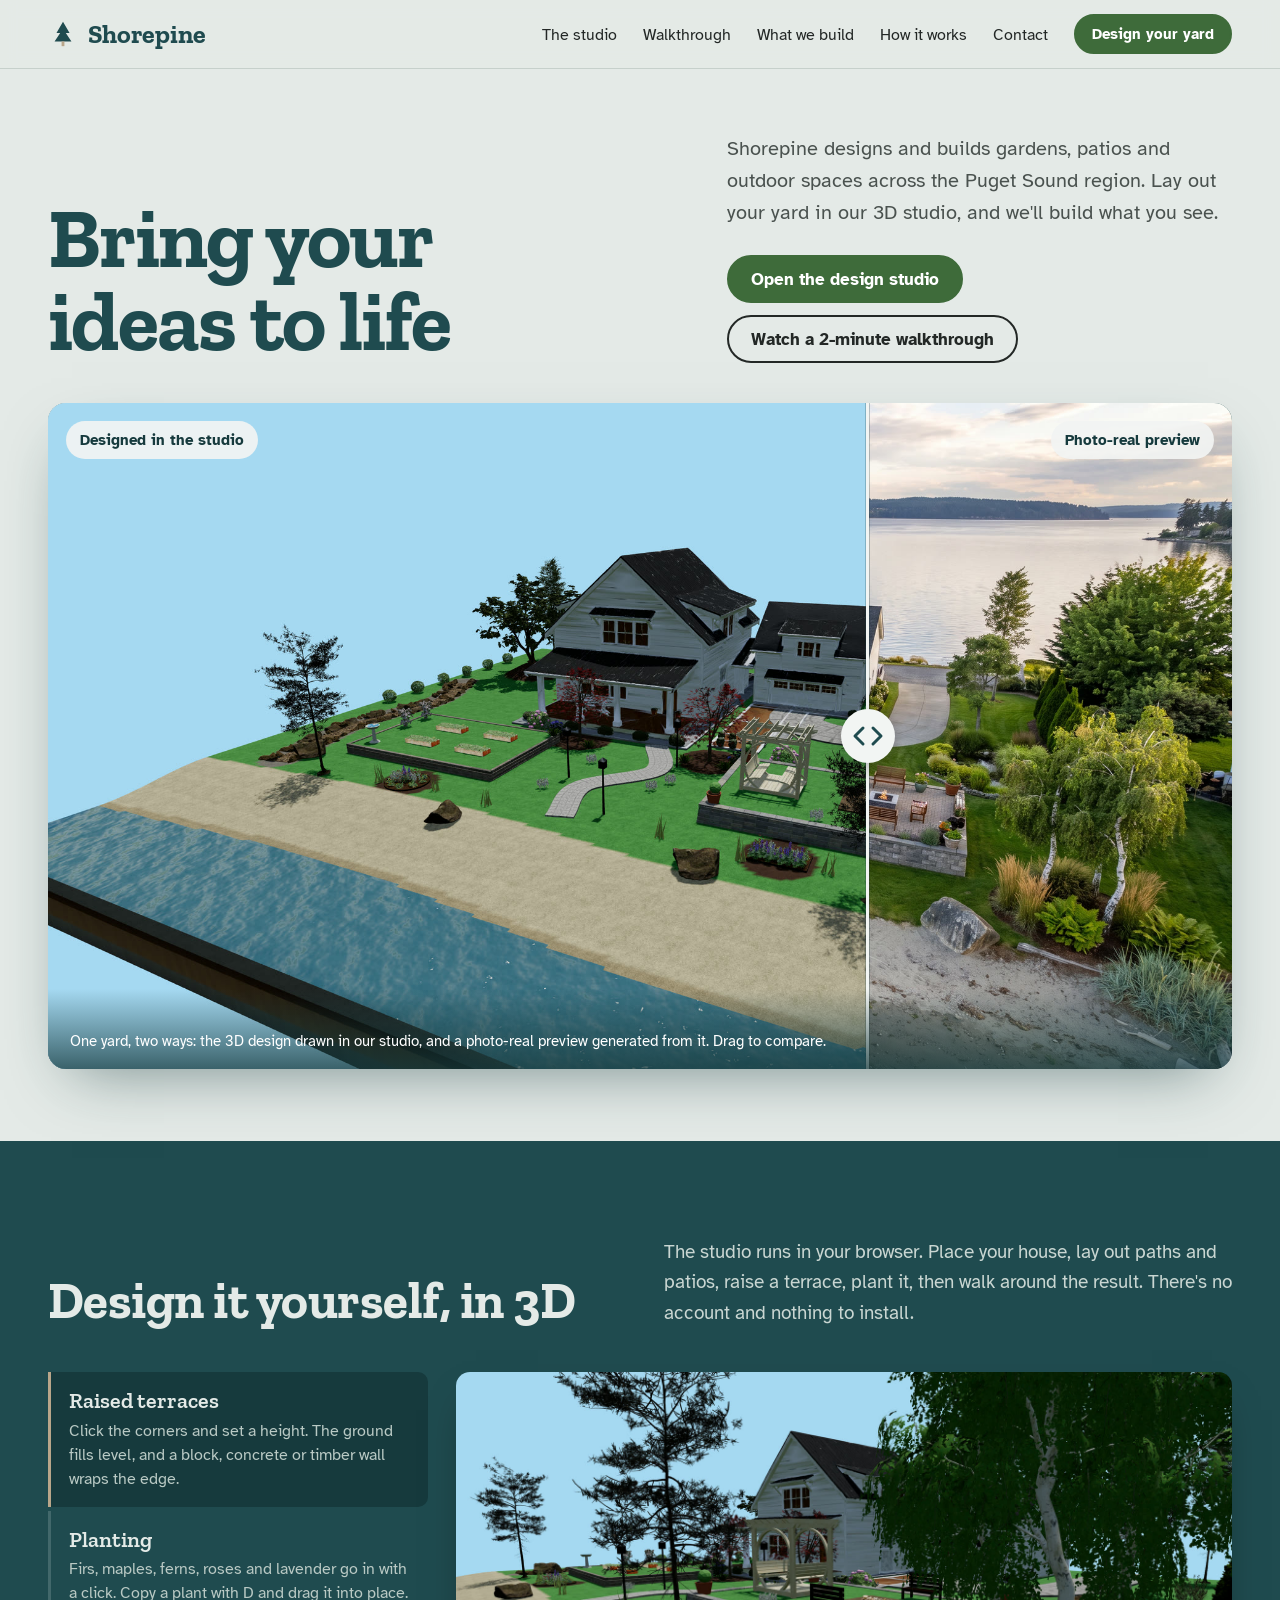
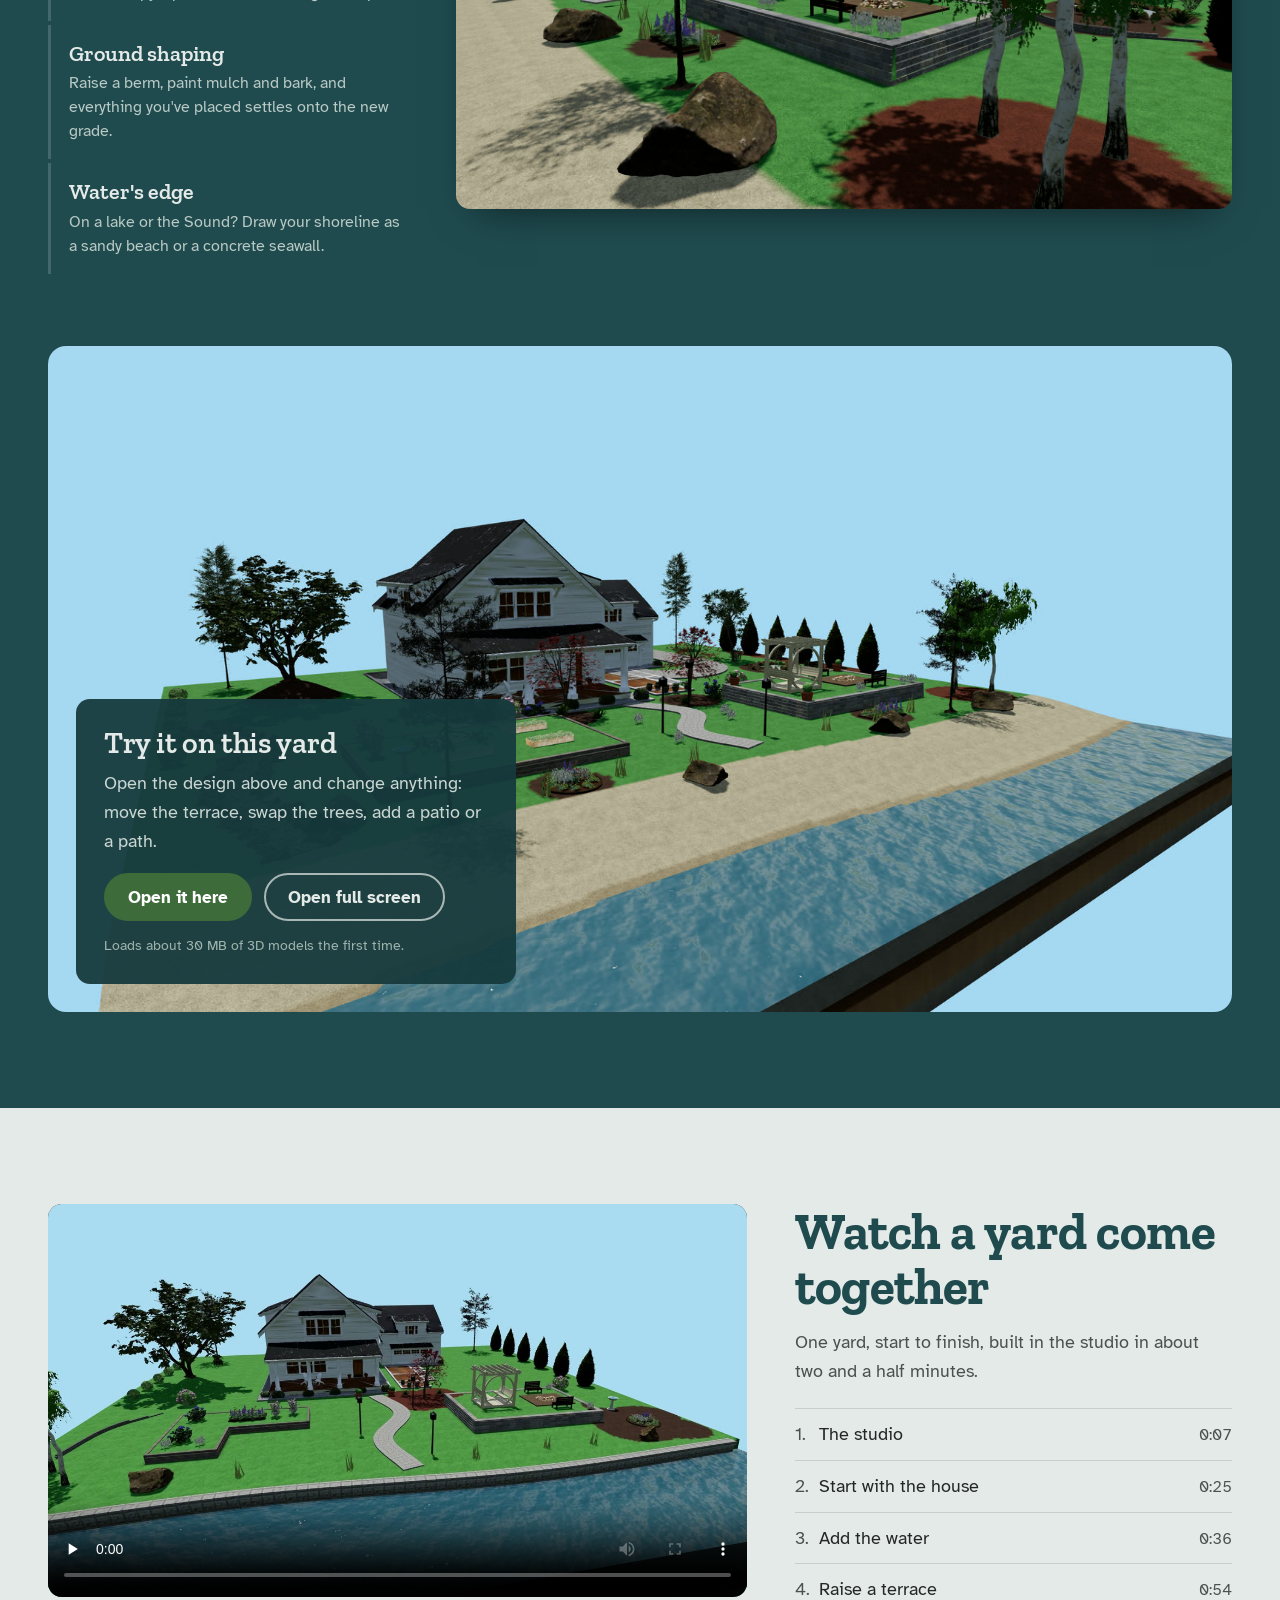
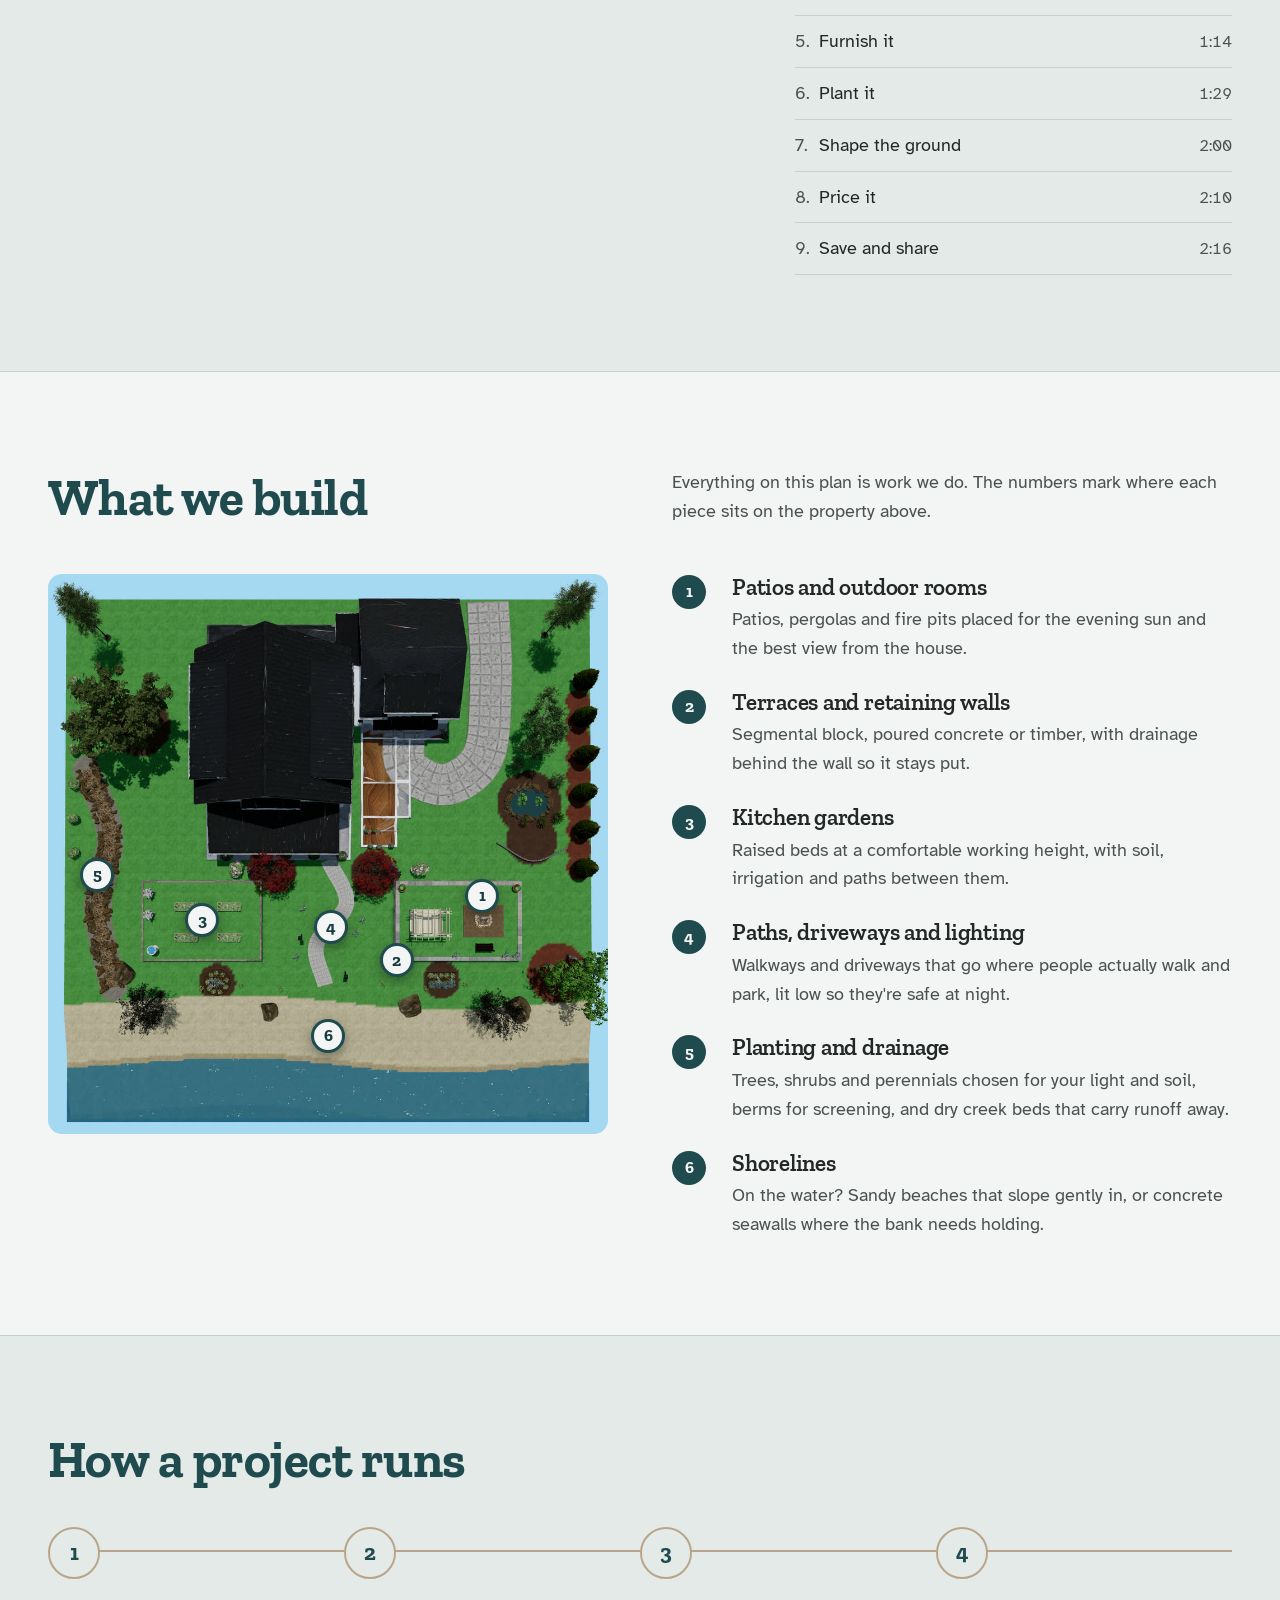
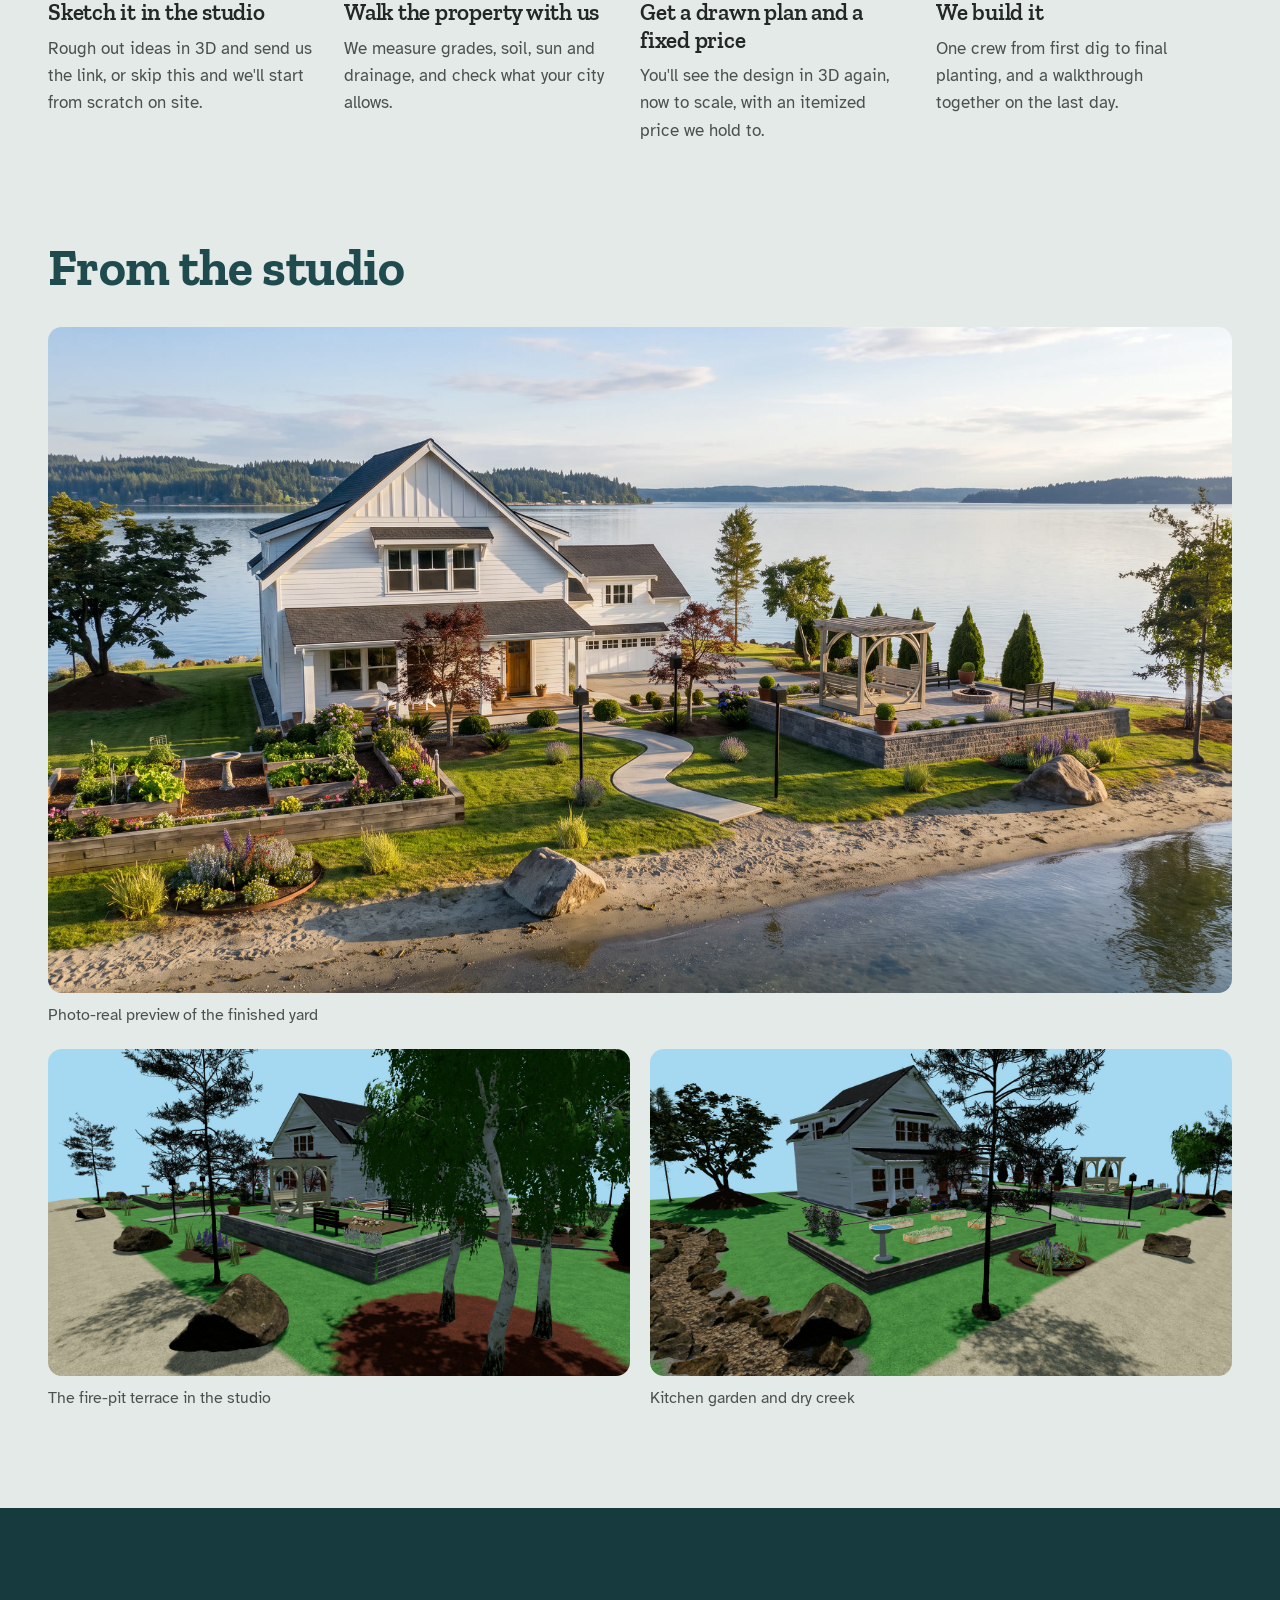
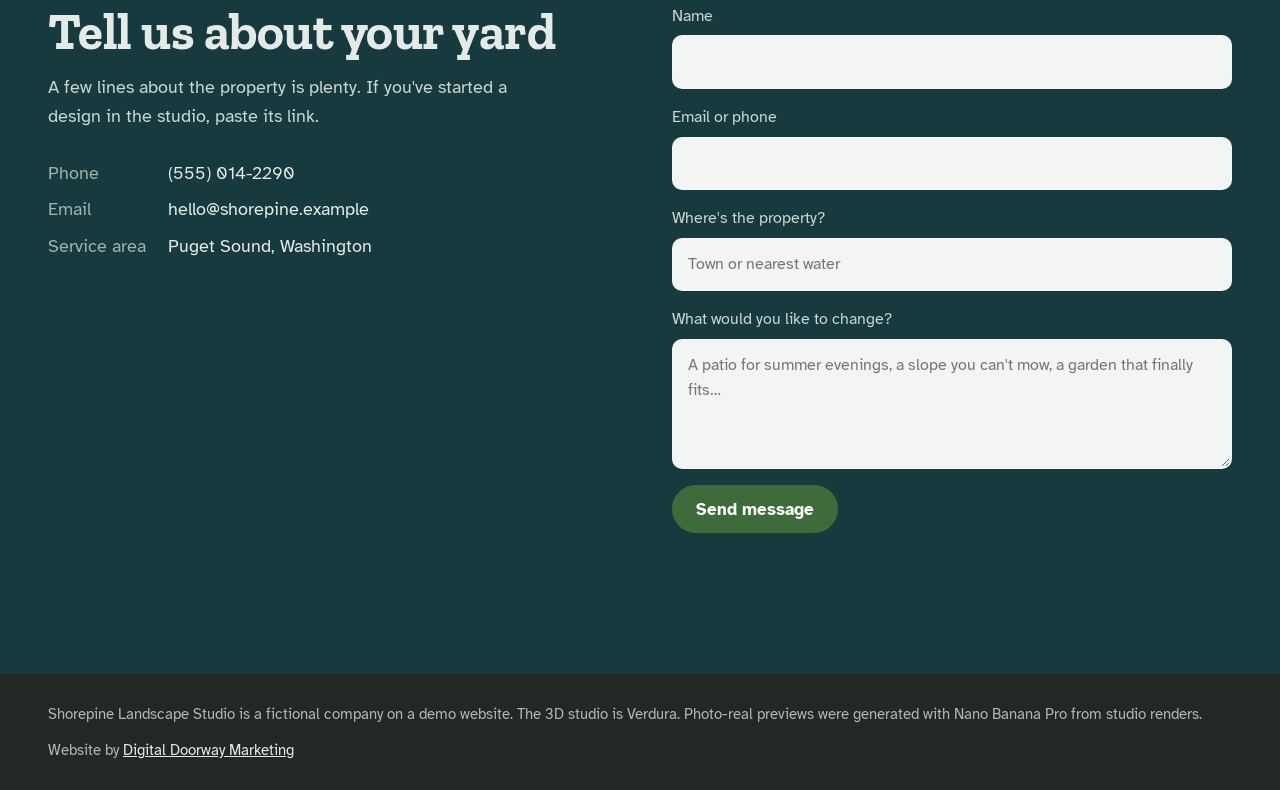
<file: demo/index.html>
<!DOCTYPE html>
<html lang="en">
<head>
<meta charset="utf-8">
<meta name="viewport" content="width=device-width, initial-scale=1">
<title>Shorepine Landscape Studio | Landscapes designed in 3D</title>
<meta name="description" content="Shorepine designs and builds gardens, patios and outdoor spaces across the Puget Sound region. Lay out your yard in our 3D design studio, then we build what you see.">
<meta name="robots" content="noindex">
<link rel="icon" href="data:image/svg+xml,%3Csvg xmlns='http://www.w3.org/2000/svg' viewBox='0 0 64 64'%3E%3Crect width='64' height='64' rx='14' fill='%231F4B4F'/%3E%3Cpath d='M32 10 L44 30 H37 L47 46 H17 L27 30 H20 Z' fill='%23E4EAE7'/%3E%3Crect x='29.5' y='46' width='5' height='8' fill='%23B9A68A'/%3E%3C/svg%3E">
<link rel="preconnect" href="https://fonts.googleapis.com">
<link rel="preconnect" href="https://fonts.gstatic.com" crossorigin>
<link href="https://fonts.googleapis.com/css2?family=Atkinson+Hyperlegible:ital,wght@0,400;0,700;1,400&family=Zilla+Slab:wght@500;600;700&display=swap" rel="stylesheet">
<link rel="stylesheet" href="css/site.css">
</head>
<body>
<a class="skip" href="#main">Skip to content</a>

<header class="top">
  <div class="wrap top-in">
    <a class="mark" href="#" aria-label="Shorepine Landscape Studio, home">
      <svg viewBox="0 0 64 64" aria-hidden="true"><path d="M32 6 L46 30 H38 L50 48 H14 L26 30 H18 Z"/><rect x="29" y="48" width="6" height="10"/></svg>
      <span>Shorepine</span>
    </a>
    <nav class="nav" aria-label="Main">
      <button class="nav-toggle" aria-expanded="false" aria-controls="nav-list">Menu</button>
      <ul id="nav-list">
        <li><a href="#studio">The studio</a></li>
        <li><a href="#walkthrough">Walkthrough</a></li>
        <li><a href="#build">What we build</a></li>
        <li><a href="#process">How it works</a></li>
        <li><a href="#contact">Contact</a></li>
        <li><a class="btn btn-small" href="studio.html">Design your yard</a></li>
      </ul>
    </nav>
  </div>
</header>

<main id="main">
  <section class="hero">
    <div class="wrap">
      <div class="hero-copy">
        <h1>Bring your ideas to life</h1>
        <div class="hero-side">
          <p class="lede">Shorepine designs and builds gardens, patios and outdoor spaces across the Puget Sound region. Lay out your yard in our 3D studio, and we'll build what you see.</p>
          <div class="ctas">
            <a class="btn" href="studio.html">Open the design studio</a>
            <a class="btn btn-ghost" href="#walkthrough">Watch a 2-minute walkthrough</a>
          </div>
        </div>
      </div>

      <figure class="compare" id="compare" style="--pos: 50%">
        <img class="compare-a" src="assets/img/hero-photo.jpg" width="1920" height="1080" alt="Photo-real preview: a white farmhouse on a point of land with a sandy beach, a raised stone terrace with a pergola, a timber-edged vegetable garden and birch trees, over calm water.">
        <img class="compare-b" src="assets/img/hero-3d.jpg" width="1920" height="1080" alt="The same yard as a 3D design in the studio.">
        <span class="compare-tag compare-tag-b">Designed in the studio</span>
        <span class="compare-tag compare-tag-a">Photo-real preview</span>
        <div class="compare-handle" aria-hidden="true"><span></span></div>
        <input class="compare-range" type="range" min="0" max="100" value="50" aria-label="Compare the 3D design with the photo-real preview">
        <figcaption>One yard, two ways: the 3D design drawn in our studio, and a photo-real preview generated from it. Drag to compare.</figcaption>
      </figure>
    </div>
  </section>

  <section class="studio" id="studio">
    <div class="wrap">
      <div class="studio-head">
        <h2>Design it yourself, in 3D</h2>
        <p>The studio runs in your browser. Place your house, lay out paths and patios, raise a terrace, plant it, then walk around the result. There's no account and nothing to install.</p>
      </div>

      <div class="features">
        <div class="feature-list" role="tablist" aria-label="Studio features">
          <button role="tab" id="tab-terrace" aria-selected="true" aria-controls="feature-panel" data-src="assets/video/feat-terrace.mp4">
            <strong>Raised terraces</strong>
            <span>Click the corners and set a height. The ground fills level, and a block, concrete or timber wall wraps the edge.</span>
          </button>
          <button role="tab" id="tab-plant" aria-selected="false" aria-controls="feature-panel" data-src="assets/video/feat-plant.mp4">
            <strong>Planting</strong>
            <span>Firs, maples, ferns, roses and lavender go in with a click. Copy a plant with D and drag it into place.</span>
          </button>
          <button role="tab" id="tab-ground" aria-selected="false" aria-controls="feature-panel" data-src="assets/video/feat-ground.mp4">
            <strong>Ground shaping</strong>
            <span>Raise a berm, paint mulch and bark, and everything you've placed settles onto the new grade.</span>
          </button>
          <button role="tab" id="tab-water" aria-selected="false" aria-controls="feature-panel" data-src="assets/video/feat-water.mp4">
            <strong>Water's edge</strong>
            <span>On a lake or the Sound? Draw your shoreline as a sandy beach or a concrete seawall.</span>
          </button>
        </div>
        <div class="feature-view" id="feature-panel" role="tabpanel" aria-labelledby="tab-terrace">
          <video id="feature-video" src="assets/video/feat-terrace.mp4" muted loop playsinline preload="metadata" poster="assets/img/terrace.jpg"></video>
        </div>
      </div>

      <div class="launch" id="launch">
        <img src="assets/img/low3q.jpg" width="1600" height="900" alt="The design from the hero, seen from above in the 3D studio." loading="lazy">
        <div class="launch-card">
          <h3>Try it on this yard</h3>
          <p>Open the design above and change anything: move the terrace, swap the trees, add a patio or a path.</p>
          <div class="ctas">
            <button class="btn" id="launch-btn" type="button">Open it here</button>
            <a class="btn btn-ghost-light" id="launch-full" href="studio.html#design=[base64]">Open full screen</a>
          </div>
          <p class="fine">Loads about 30 MB of 3D models the first time.</p>
        </div>
      </div>
    </div>
  </section>

  <section class="walk" id="walkthrough">
    <div class="wrap walk-in">
      <div class="walk-video">
        <video id="walk-video" controls preload="none" poster="assets/img/walkthrough-poster.jpg" playsinline>
          <source src="assets/video/walkthrough.mp4" type="video/mp4">
        </video>
      </div>
      <div class="walk-side">
        <h2>Watch a yard come together</h2>
        <p>One yard, start to finish, built in the studio in about two and a half minutes.</p>
        <ol class="chapters">
          <li><button data-t="7">The studio</button><span>0:07</span></li>
          <li><button data-t="25">Start with the house</button><span>0:25</span></li>
          <li><button data-t="36.6">Add the water</button><span>0:36</span></li>
          <li><button data-t="54.2">Raise a terrace</button><span>0:54</span></li>
          <li><button data-t="74.7">Furnish it</button><span>1:14</span></li>
          <li><button data-t="89.2">Plant it</button><span>1:29</span></li>
          <li><button data-t="120.7">Shape the ground</button><span>2:00</span></li>
          <li><button data-t="130.2">Price it</button><span>2:10</span></li>
          <li><button data-t="136.5">Save and share</button><span>2:16</span></li>
        </ol>
      </div>
    </div>
  </section>

  <section class="build" id="build">
    <div class="wrap build-in">
      <div class="build-head">
        <h2>What we build</h2>
        <p>Everything on this plan is work we do. The numbers mark where each piece sits on the property above.</p>
      </div>
      <figure class="plan">
        <img src="assets/img/plan.jpg" width="1000" height="1000" alt="Top-down site plan of the design: the house at the top, terraces on either side of a curved walkway, and a beach at the bottom." loading="lazy">
        <span class="pin" style="left:77.5%; top:57.5%">1</span>
        <span class="pin" style="left:62.3%; top:69%">2</span>
        <span class="pin" style="left:27.5%; top:61.9%">3</span>
        <span class="pin" style="left:50.6%; top:63.1%">4</span>
        <span class="pin" style="left:8.75%; top:53.8%">5</span>
        <span class="pin" style="left:50%; top:82.5%">6</span>
      </figure>
      <ol class="services">
        <li><h3>Patios and outdoor rooms</h3><p>Patios, pergolas and fire pits placed for the evening sun and the best view from the house.</p></li>
        <li><h3>Terraces and retaining walls</h3><p>Segmental block, poured concrete or timber, with drainage behind the wall so it stays put.</p></li>
        <li><h3>Kitchen gardens</h3><p>Raised beds at a comfortable working height, with soil, irrigation and paths between them.</p></li>
        <li><h3>Paths, driveways and lighting</h3><p>Walkways and driveways that go where people actually walk and park, lit low so they're safe at night.</p></li>
        <li><h3>Planting and drainage</h3><p>Trees, shrubs and perennials chosen for your light and soil, berms for screening, and dry creek beds that carry runoff away.</p></li>
        <li><h3>Shorelines</h3><p>On the water? Sandy beaches that slope gently in, or concrete seawalls where the bank needs holding.</p></li>
      </ol>
    </div>
  </section>

  <section class="process" id="process">
    <div class="wrap">
      <h2>How a project runs</h2>
      <ol class="steps">
        <li><h3>Sketch it in the studio</h3><p>Rough out ideas in 3D and send us the link, or skip this and we'll start from scratch on site.</p></li>
        <li><h3>Walk the property with us</h3><p>We measure grades, soil, sun and drainage, and check what your city allows.</p></li>
        <li><h3>Get a drawn plan and a fixed price</h3><p>You'll see the design in 3D again, now to scale, with an itemized price we hold to.</p></li>
        <li><h3>We build it</h3><p>One crew from first dig to final planting, and a walkthrough together on the last day.</p></li>
      </ol>
    </div>
  </section>

  <section class="gallery" aria-labelledby="gallery-h">
    <div class="wrap">
      <h2 id="gallery-h">From the studio</h2>
      <div class="shots">
        <figure class="shot shot-wide"><img src="assets/img/beach-photo.jpg" width="1920" height="1080" alt="Photo-real preview: the farmhouse porch, raised vegetable beds, a lamp-lit walkway and the pergola terrace." loading="lazy"><figcaption>Photo-real preview of the finished yard</figcaption></figure>
        <figure class="shot"><img src="assets/img/terrace.jpg" width="1600" height="900" alt="3D studio view of the block-walled terrace with a pergola, benches and fire pit, framed by birches." loading="lazy"><figcaption>The fire-pit terrace in the studio</figcaption></figure>
        <figure class="shot"><img src="assets/img/garden.jpg" width="1600" height="900" alt="3D studio view of the timber-walled kitchen garden with raised beds and a dry creek bed." loading="lazy"><figcaption>Kitchen garden and dry creek</figcaption></figure>
      </div>
    </div>
  </section>

  <section class="contact" id="contact">
    <div class="wrap contact-in">
      <div class="contact-side">
        <h2>Tell us about your yard</h2>
        <p>A few lines about the property is plenty. If you've started a design in the studio, paste its link.</p>
        <dl class="details">
          <dt>Phone</dt><dd>(555) 014-2290</dd>
          <dt>Email</dt><dd>hello@shorepine.example</dd>
          <dt>Service area</dt><dd>Puget Sound, Washington</dd>
        </dl>
      </div>
      <form class="contact-form" id="contact-form" novalidate>
        <label>Name<input name="name" autocomplete="name" required></label>
        <label>Email or phone<input name="reach" autocomplete="email" required></label>
        <label>Where's the property?<input name="where" placeholder="Town or nearest water"></label>
        <label>What would you like to change?<textarea name="msg" rows="4" placeholder="A patio for summer evenings, a slope you can't mow, a garden that finally fits…"></textarea></label>
        <button class="btn" type="submit">Send message</button>
        <p class="form-note" role="status" aria-live="polite"></p>
      </form>
    </div>
  </section>
</main>

<footer class="foot">
  <div class="wrap foot-in">
    <p>Shorepine Landscape Studio is a fictional company on a demo website. The 3D studio is Verdura. Photo-real previews were generated with Nano Banana Pro from studio renders.</p>
    <p>Website by <a href="https://digitaldoorwaymarketing.com" target="_blank" rel="noopener">Digital Doorway Marketing</a></p>
  </div>
</footer>

<script src="js/site.js" defer></script>
</body>
</html>
</file>
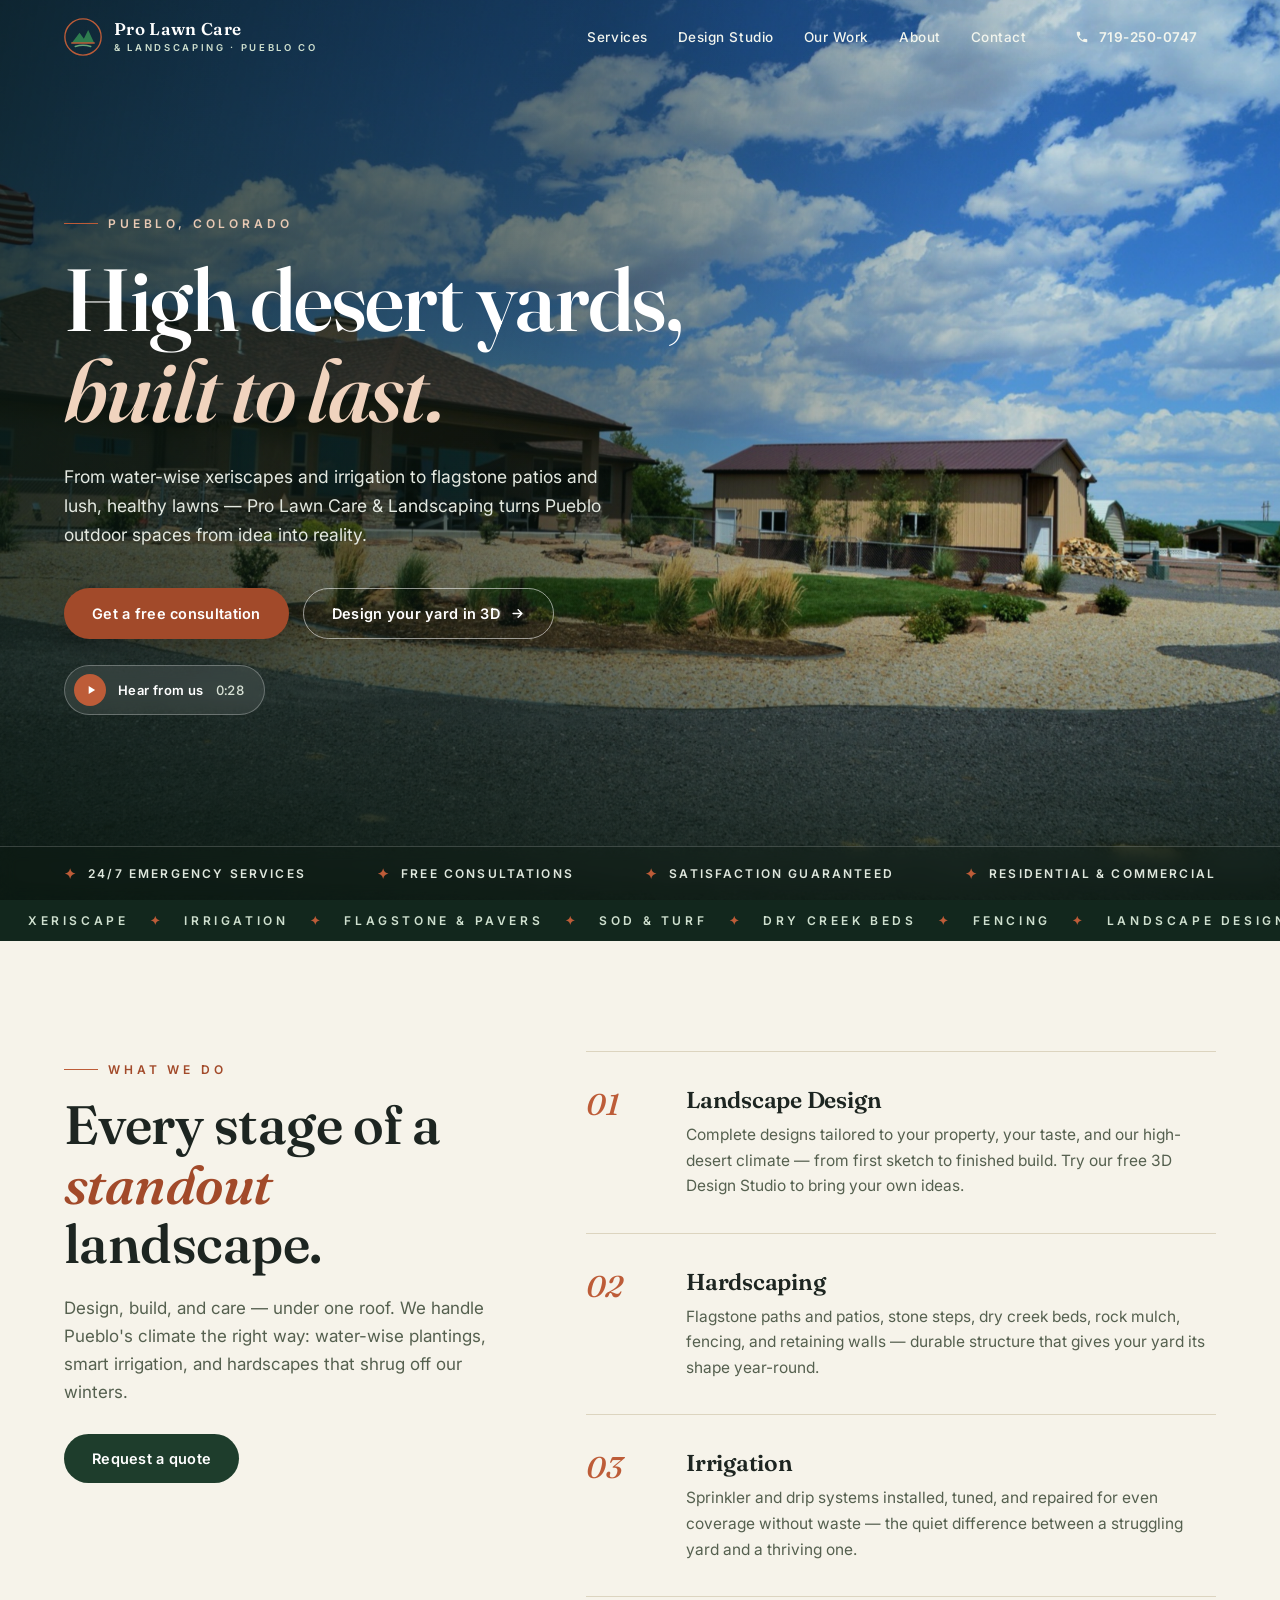
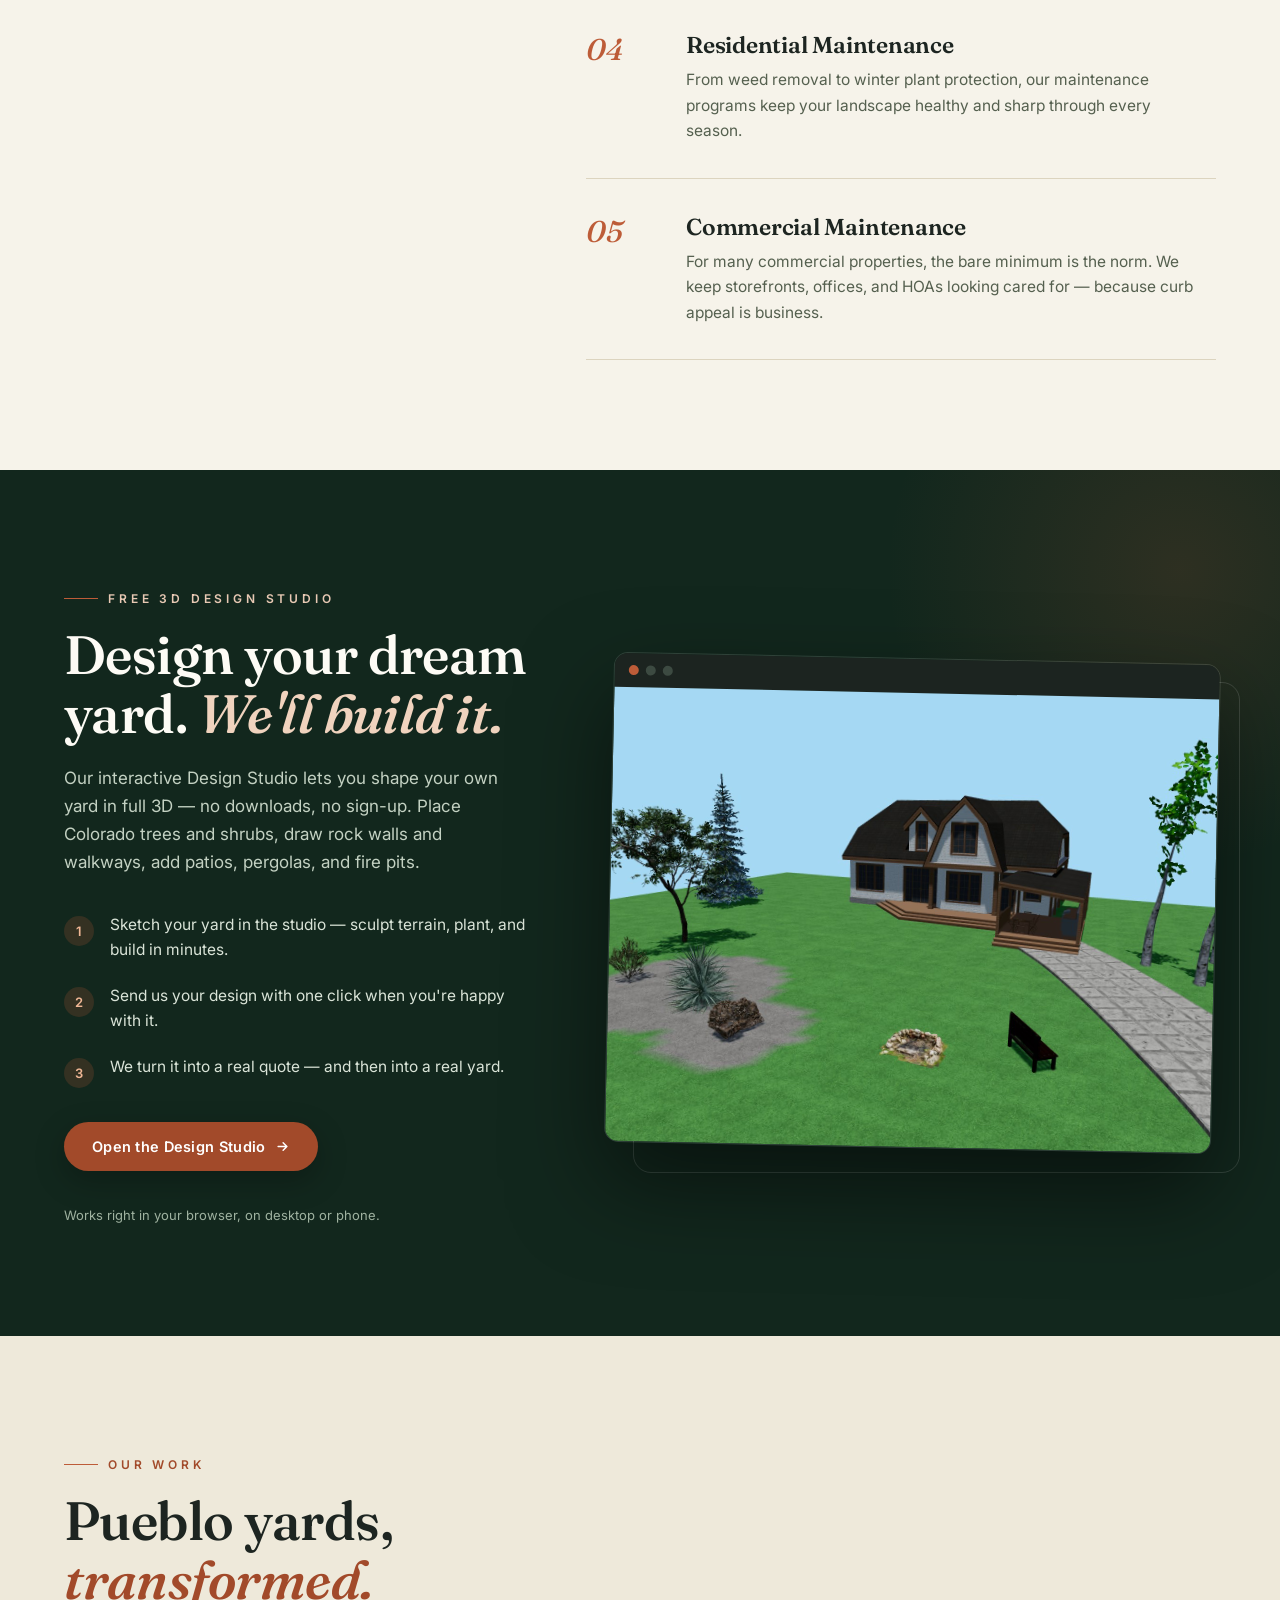
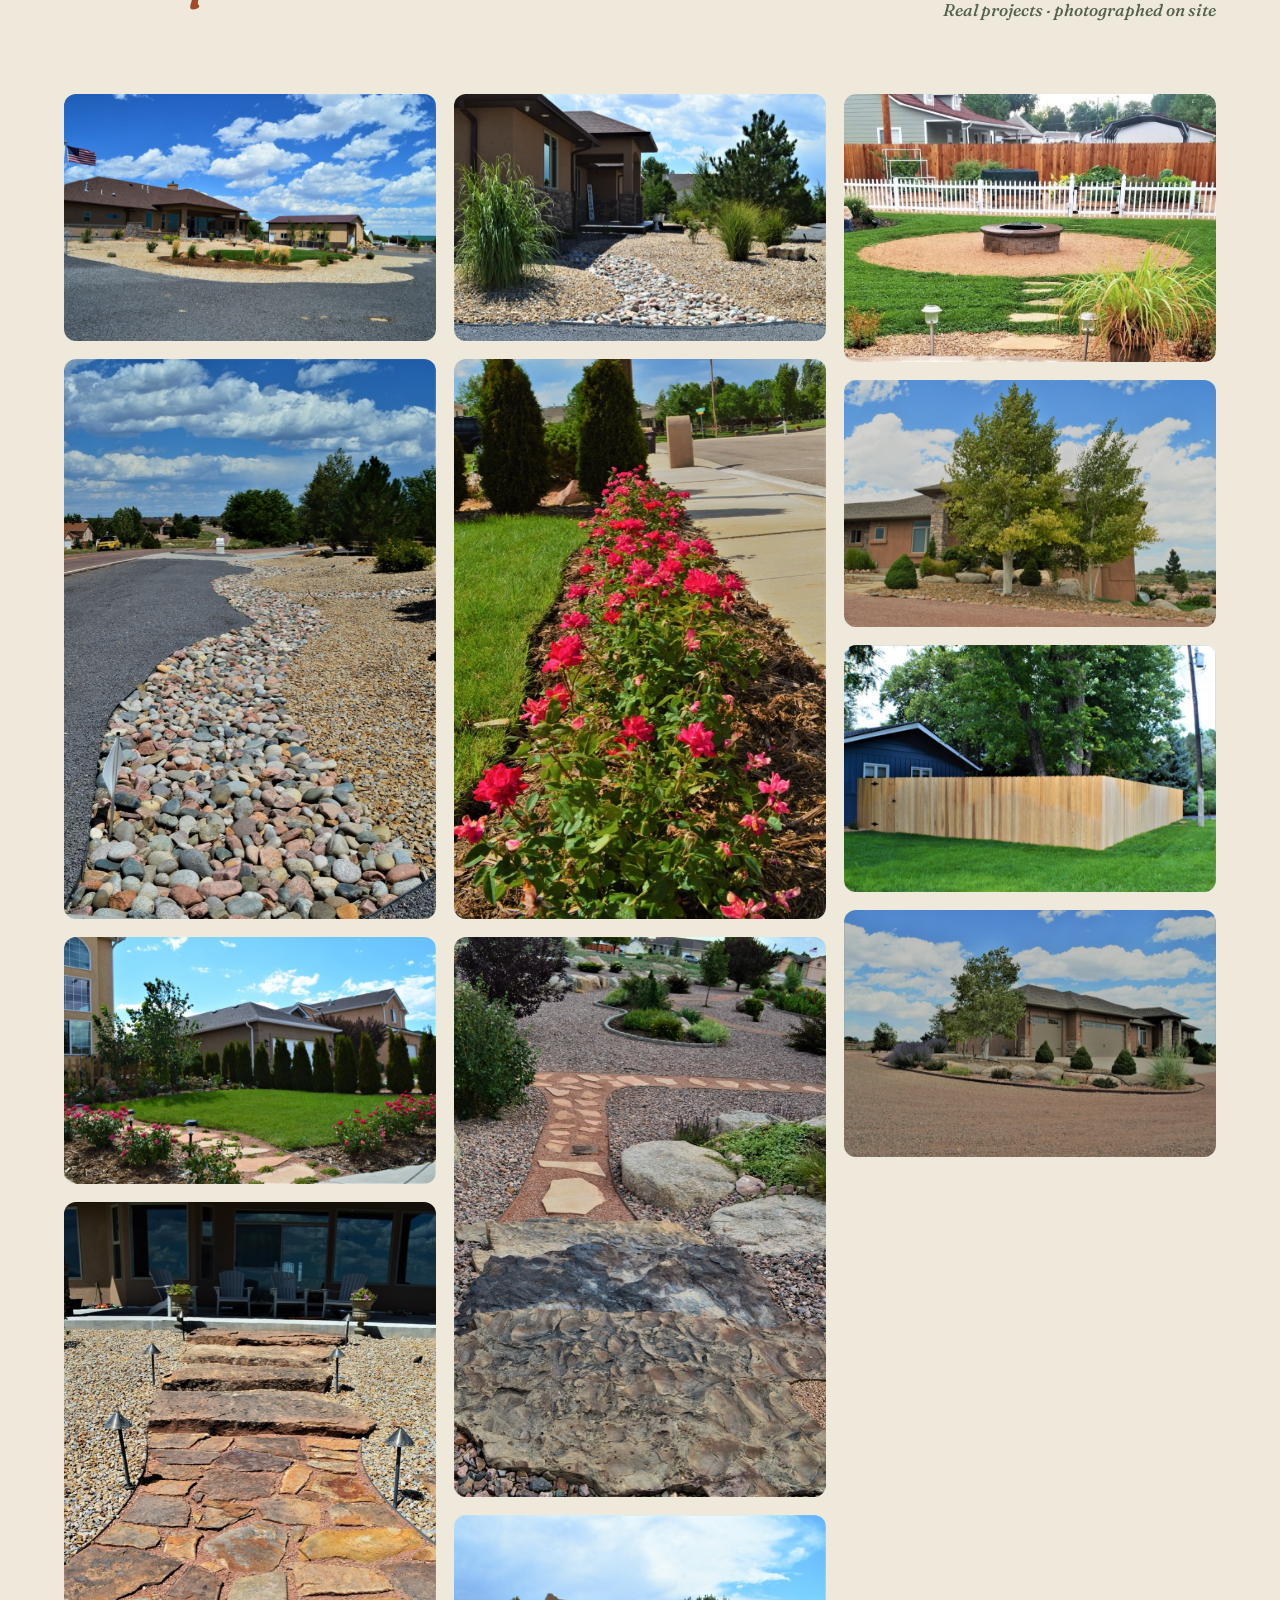
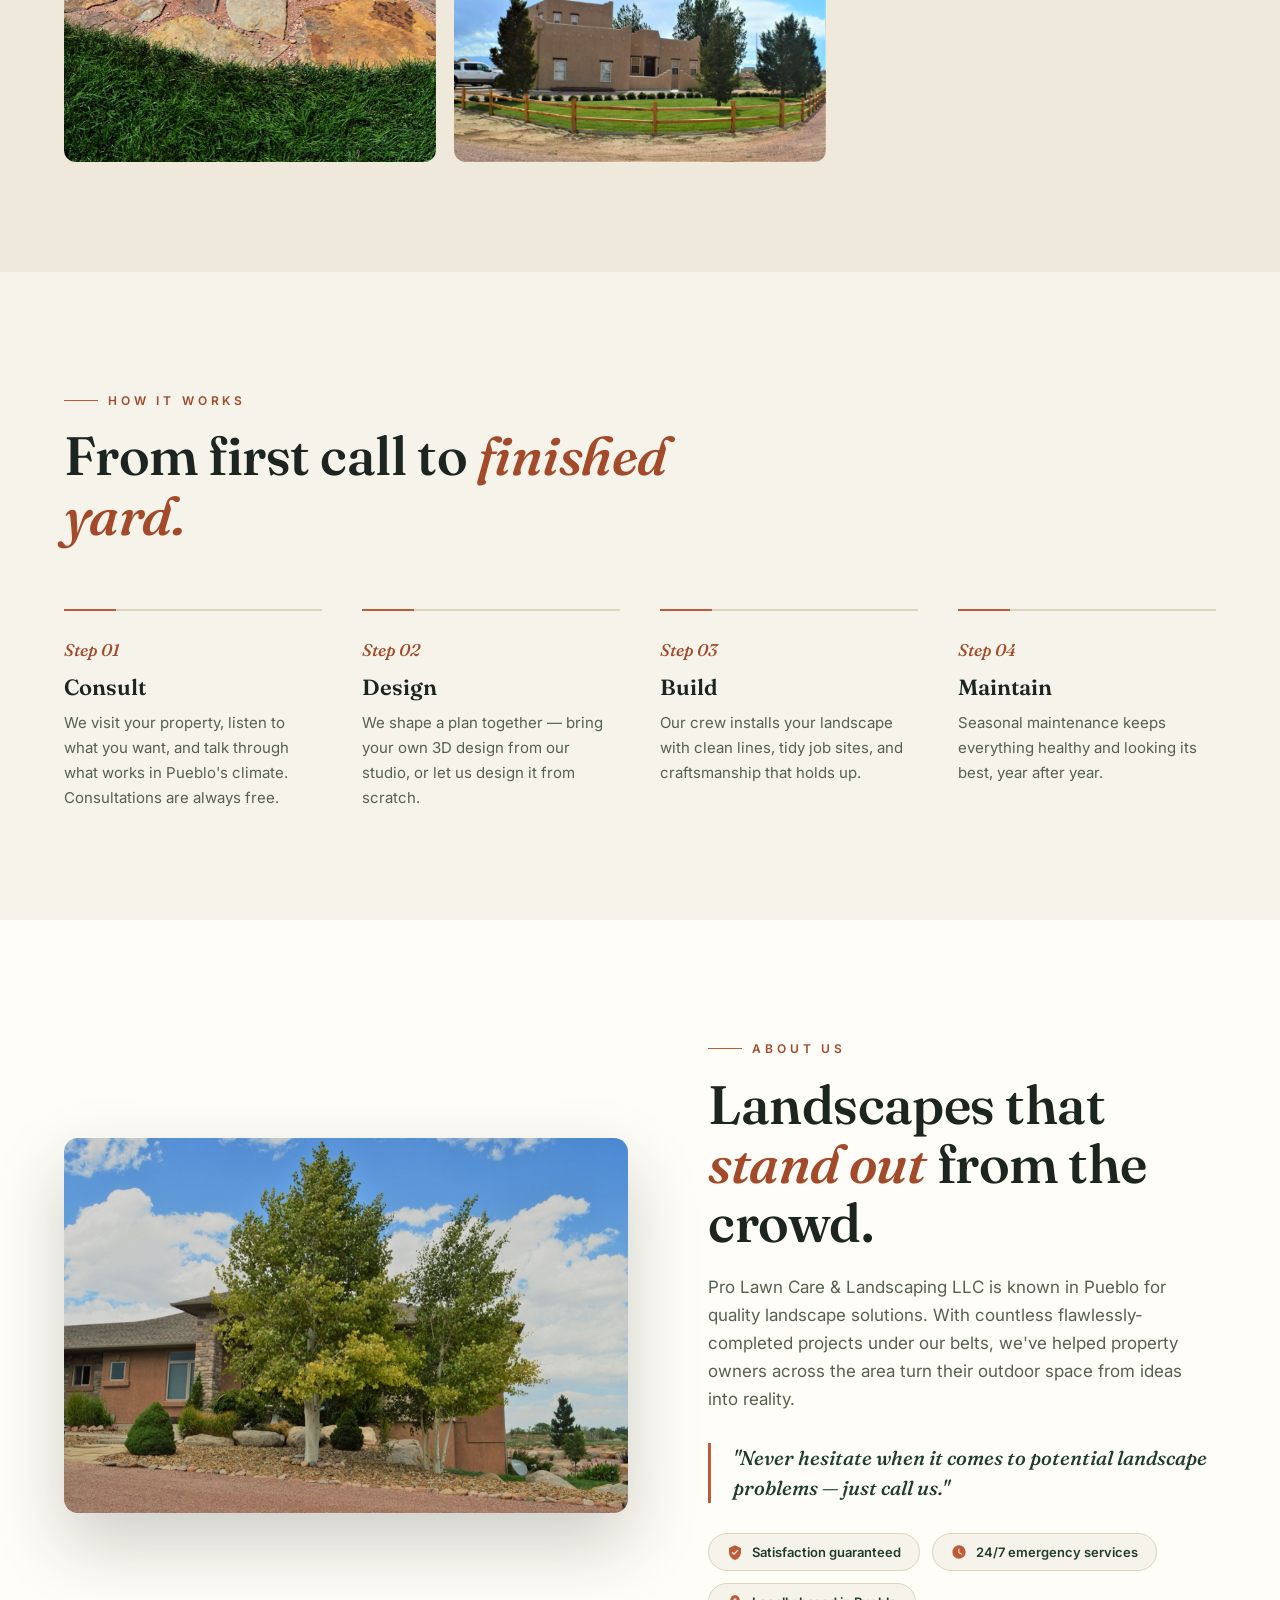
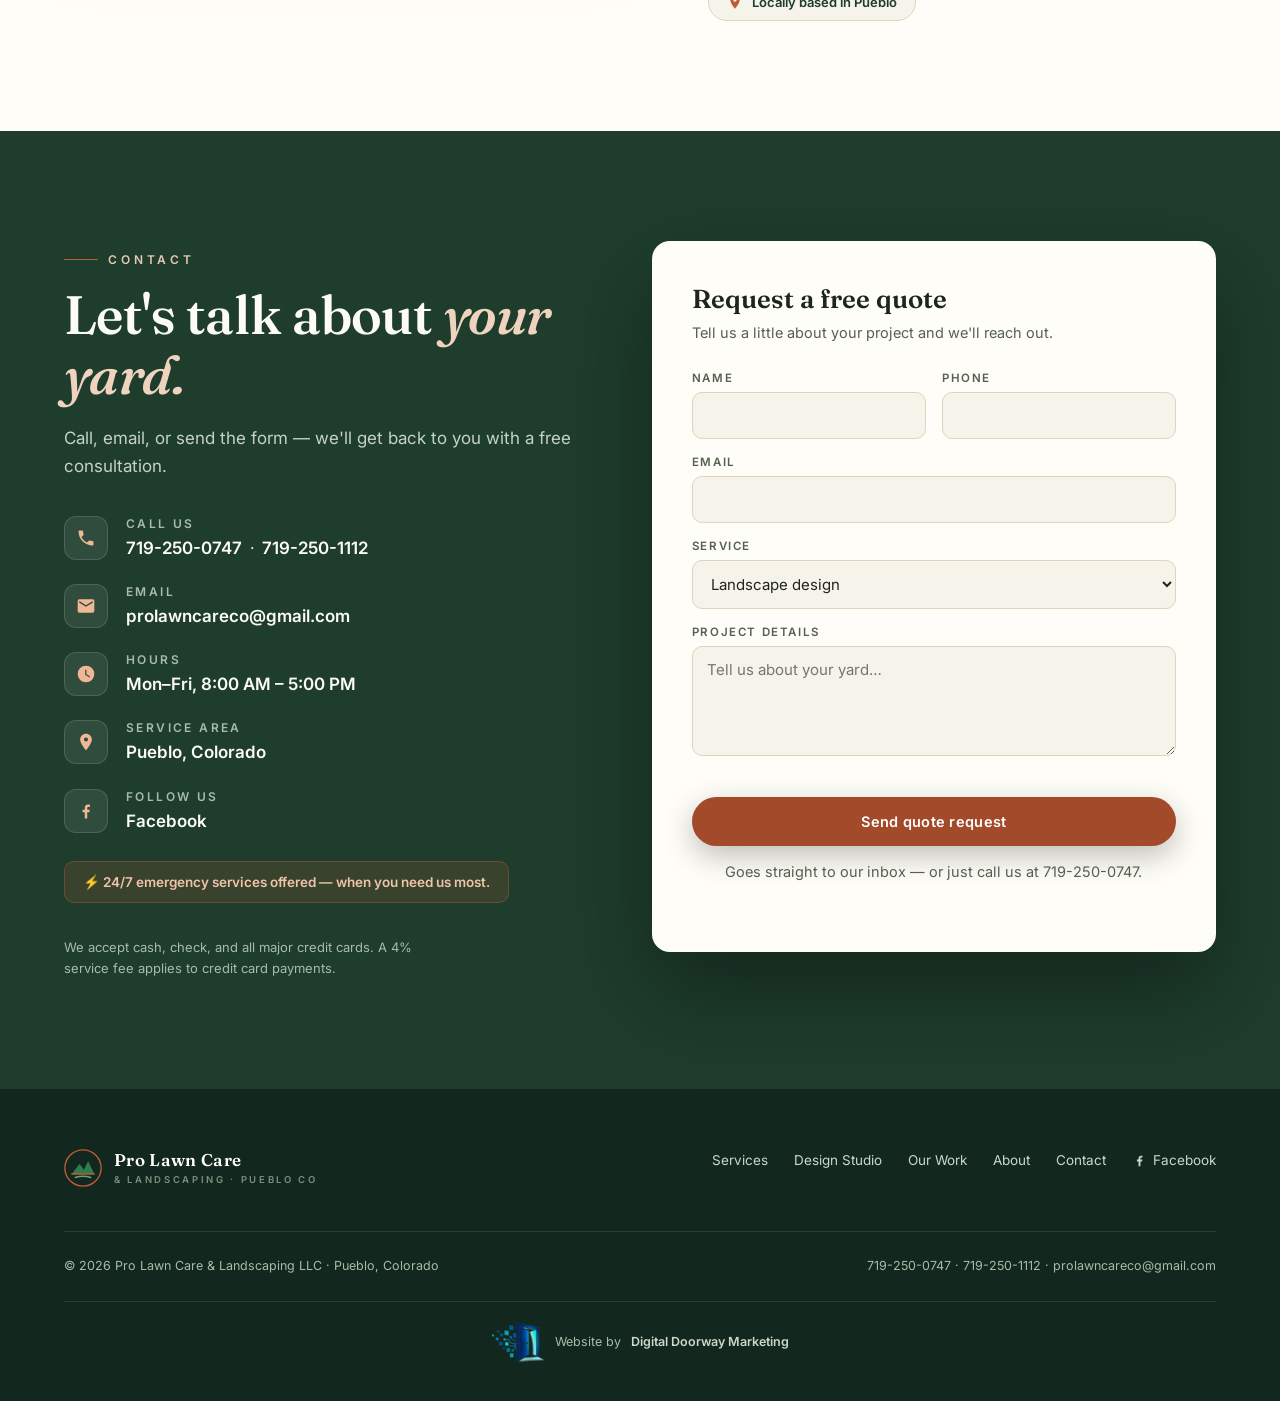
<file: prolawn/index.html>
<!DOCTYPE html>
<html lang="en">
<head>
<meta charset="utf-8">
<title>Pro Lawn Care &amp; Landscaping — Pueblo, Colorado</title>
<meta name="description" content="Quality landscape design, xeriscaping, hardscaping, irrigation, and maintenance in Pueblo, Colorado. Design your own yard in 3D and get a free quote.">
<meta name="viewport" content="width=device-width, initial-scale=1">
<link rel="canonical" href="https://earthwisegrounding.github.io/verdura/prolawn/">
<meta property="og:type" content="website">
<meta property="og:url" content="https://earthwisegrounding.github.io/verdura/prolawn/">
<meta property="og:site_name" content="Pro Lawn Care &amp; Landscaping">
<meta property="og:title" content="Pro Lawn Care &amp; Landscaping — Pueblo, Colorado">
<meta property="og:description" content="Water-wise xeriscapes, irrigation, hardscaping, and lawn care in Pueblo, Colorado. Free consultations — or design your yard in 3D.">
<meta property="og:image" content="https://earthwisegrounding.github.io/verdura/prolawn/assets/share-a.jpg">
<meta property="og:image:width" content="1200">
<meta property="og:image:height" content="630">
<meta property="og:image:alt" content="A finished front-yard xeriscape in Pueblo under a big blue sky">
<meta name="twitter:card" content="summary_large_image">
<link rel="preconnect" href="https://fonts.googleapis.com">
<link rel="preconnect" href="https://fonts.gstatic.com" crossorigin>
<link href="https://fonts.googleapis.com/css2?family=Fraunces:ital,opsz,wght@0,9..144,400..700;1,9..144,400..700&family=Inter:wght@400;500;600;700&display=swap" rel="stylesheet">
<link rel="icon" href="data:image/svg+xml,%3Csvg xmlns='http://www.w3.org/2000/svg' viewBox='0 0 44 44'%3E%3Ccircle cx='22' cy='22' r='21' fill='%2312271d' stroke='%23bd5c38' stroke-width='2'/%3E%3Cpath d='M9 29 L18 17 L23 24 L28 14 L35 29 Z' fill='%232e7d4f'/%3E%3Cpath d='M9 29 H35' stroke='%23bd5c38' stroke-width='2'/%3E%3C/svg%3E">
<link rel="preload" as="image" href="assets/gallery/mid/2.jpg" media="(max-width: 1000px)">
<link rel="preload" as="image" href="assets/gallery/full/2.jpg" media="(min-width: 1001px)">
<link rel="stylesheet" href="css/site.css">
<script type="application/ld+json">
{
  "@context": "https://schema.org",
  "@type": "LocalBusiness",
  "@id": "https://earthwisegrounding.github.io/verdura/prolawn/#business",
  "name": "Pro Lawn Care & Landscaping LLC",
  "url": "https://earthwisegrounding.github.io/verdura/prolawn/",
  "image": "https://earthwisegrounding.github.io/verdura/prolawn/assets/share-a.jpg",
  "description": "Landscape design, xeriscaping, hardscaping, irrigation, and residential and commercial maintenance in Pueblo, Colorado.",
  "telephone": "+1-719-250-0747",
  "email": "prolawncareco@gmail.com",
  "address": { "@type": "PostalAddress", "addressLocality": "Pueblo", "addressRegion": "CO", "addressCountry": "US" },
  "areaServed": "Pueblo, Colorado",
  "openingHours": "Mo-Fr 08:00-17:00",
  "paymentAccepted": "Cash, Check, Credit Card",
  "sameAs": ["https://www.facebook.com/markprolawncare"]
}
</script>
</head>
<body>

<a class="skip" href="#top">Skip to content</a>

<header id="site-header">
  <div class="wrap">
    <a class="logo" href="#top" aria-label="Pro Lawn Care & Landscaping — home">
      <svg viewBox="0 0 44 44" fill="none" aria-hidden="true">
        <circle cx="22" cy="22" r="21" stroke="#bd5c38" stroke-width="1.6"/>
        <path d="M9 29 L18 17 L23 24 L28 14 L35 29 Z" fill="#2e7d4f"/>
        <path d="M9 29 H35" stroke="#bd5c38" stroke-width="1.6" stroke-linecap="round"/>
        <path d="M13 33 Q22 30 31 33" stroke="#6aa578" stroke-width="1.6" fill="none" stroke-linecap="round"/>
      </svg>
      <span class="logo-name">Pro Lawn Care<small>&amp; Landscaping · Pueblo CO</small></span>
    </a>
    <button id="menu-toggle" aria-label="Menu" aria-expanded="false" aria-controls="site-nav"><span></span><span></span><span></span></button>
    <nav id="site-nav" aria-label="Main">
      <a href="#services">Services</a>
      <a href="#studio">Design Studio</a>
      <a href="#work">Our Work</a>
      <a href="#about">About</a>
      <a href="#contact">Contact</a>
      <a class="btn nav-phone" href="tel:17192500747">
        <svg width="14" height="14" viewBox="0 0 24 24" fill="currentColor" aria-hidden="true"><path d="M6.6 10.8c1.4 2.8 3.8 5.1 6.6 6.6l2.2-2.2c.3-.3.7-.4 1-.2 1.1.4 2.4.6 3.6.6.6 0 1 .4 1 1V20c0 .6-.4 1-1 1C10.6 21 3 13.4 3 4c0-.6.4-1 1-1h3.5c.6 0 1 .4 1 1 0 1.3.2 2.5.6 3.6.1.3 0 .7-.2 1l-2.3 2.2z"/></svg>
        719-250-0747
      </a>
    </nav>
  </div>
</header>

<main id="top">

  <!-- ============ HERO ============ -->
  <section id="hero">
    <div class="hero-bg" aria-hidden="true"></div>
    <div class="wrap hero-inner">
      <p class="kicker">Pueblo, Colorado</p>
      <h1>High desert yards, <em>built to last.</em></h1>
      <p class="hero-sub">From water-wise xeriscapes and irrigation to flagstone patios and lush, healthy lawns — Pro Lawn Care &amp; Landscaping turns Pueblo outdoor spaces from idea into reality.</p>
      <div class="cta-row">
        <a class="btn btn-solid" href="#contact">Get a free consultation</a>
        <a class="btn btn-ghost" href="designer.html">Design your yard in 3D
          <svg width="15" height="15" viewBox="0 0 24 24" fill="none" stroke="currentColor" stroke-width="2.4" stroke-linecap="round" stroke-linejoin="round" aria-hidden="true"><path d="M5 12h14M13 6l6 6-6 6"/></svg>
        </a>
      </div>
      <button class="audio-cta" id="audio-cta" aria-pressed="false" aria-label="Play welcome message">
        <span class="ac-icon" aria-hidden="true">
          <svg class="ac-play" viewBox="0 0 24 24" fill="#fff"><path d="M8 5v14l11-7z"/></svg>
          <svg class="ac-pause" viewBox="0 0 24 24" fill="#fff"><path d="M6 5h4v14H6zM14 5h4v14h-4z"/></svg>
        </span>
        <span class="ac-label">Hear from us</span>
        <span class="ac-eq" aria-hidden="true"><i></i><i></i><i></i></span>
        <span class="ac-time">0:28</span>
      </button>
      <audio id="welcome-audio" src="assets/audio/welcome-female.mp3" preload="metadata"></audio>
    </div>
    <div class="hero-badges">
      <div class="wrap">
        <span><b>✦</b> 24/7 emergency services</span>
        <span><b>✦</b> Free consultations</span>
        <span><b>✦</b> Satisfaction guaranteed</span>
        <span><b>✦</b> Residential &amp; commercial</span>
      </div>
    </div>
  </section>

  <!-- ============ RIBBON ============ -->
  <div id="ribbon" aria-hidden="true">
    <div class="ribbon-track">
      <span>Xeriscape</span><span>Irrigation</span><span>Flagstone &amp; Pavers</span><span>Sod &amp; Turf</span><span>Dry Creek Beds</span><span>Fencing</span><span>Landscape Design</span><span>Maintenance</span>
      <span>Xeriscape</span><span>Irrigation</span><span>Flagstone &amp; Pavers</span><span>Sod &amp; Turf</span><span>Dry Creek Beds</span><span>Fencing</span><span>Landscape Design</span><span>Maintenance</span>
    </div>
  </div>

  <!-- ============ SERVICES ============ -->
  <section id="services" class="sect">
    <div class="wrap svc-grid">
      <div class="svc-intro" data-reveal>
        <p class="kicker">What we do</p>
        <h2>Every stage of a <em>standout</em> landscape.</h2>
        <p class="lede">Design, build, and care — under one roof. We handle Pueblo's climate the right way: water-wise plantings, smart irrigation, and hardscapes that shrug off our winters.</p>
        <a class="btn btn-pine" href="#contact">Request a quote</a>
      </div>
      <div class="svc-list">
        <article class="svc" data-reveal>
          <div class="svc-num">01</div>
          <h3>Landscape Design</h3>
          <p>Complete designs tailored to your property, your taste, and our high-desert climate — from first sketch to finished build. Try our free 3D Design Studio to bring your own ideas.</p>
        </article>
        <article class="svc" data-reveal>
          <div class="svc-num">02</div>
          <h3>Hardscaping</h3>
          <p>Flagstone paths and patios, stone steps, dry creek beds, rock mulch, fencing, and retaining walls — durable structure that gives your yard its shape year-round.</p>
        </article>
        <article class="svc" data-reveal>
          <div class="svc-num">03</div>
          <h3>Irrigation</h3>
          <p>Sprinkler and drip systems installed, tuned, and repaired for even coverage without waste — the quiet difference between a struggling yard and a thriving one.</p>
        </article>
        <article class="svc" data-reveal>
          <div class="svc-num">04</div>
          <h3>Residential Maintenance</h3>
          <p>From weed removal to winter plant protection, our maintenance programs keep your landscape healthy and sharp through every season.</p>
        </article>
        <article class="svc" data-reveal>
          <div class="svc-num">05</div>
          <h3>Commercial Maintenance</h3>
          <p>For many commercial properties, the bare minimum is the norm. We keep storefronts, offices, and HOAs looking cared for — because curb appeal is business.</p>
        </article>
      </div>
    </div>
  </section>

  <!-- ============ DESIGN STUDIO ============ -->
  <section id="studio" class="sect">
    <div class="wrap studio-grid">
      <div data-reveal>
        <p class="kicker">Free 3D Design Studio</p>
        <h2>Design your dream yard. <em>We'll build it.</em></h2>
        <p class="lede">Our interactive Design Studio lets you shape your own yard in full 3D — no downloads, no sign-up. Place Colorado trees and shrubs, draw rock walls and walkways, add patios, pergolas, and fire pits.</p>
        <ol class="studio-steps">
          <li><b>1</b><span>Sketch your yard in the studio — sculpt terrain, plant, and build in minutes.</span></li>
          <li><b>2</b><span>Send us your design with one click when you're happy with it.</span></li>
          <li><b>3</b><span>We turn it into a real quote — and then into a real yard.</span></li>
        </ol>
        <a class="btn btn-solid" href="designer.html">Open the Design Studio
          <svg width="15" height="15" viewBox="0 0 24 24" fill="none" stroke="currentColor" stroke-width="2.4" stroke-linecap="round" stroke-linejoin="round" aria-hidden="true"><path d="M5 12h14M13 6l6 6-6 6"/></svg>
        </a>
        <p class="studio-note">Works right in your browser, on desktop or phone.</p>
      </div>
      <div class="studio-frame" data-reveal="2">
        <a class="studio-shot" href="designer.html" aria-label="Open the Design Studio">
          <div class="chrome"><i></i><i></i><i></i></div>
          <img width="1280" height="960" src="assets/designer-preview.jpg?v=2" alt="A 3D landscape design created in the Pro Lawn Design Studio" loading="lazy">
        </a>
      </div>
    </div>
  </section>

  <!-- ============ OUR WORK ============ -->
  <section id="work" class="sect">
    <div class="wrap">
      <div class="sect-head" data-reveal>
        <div>
          <p class="kicker">Our work</p>
          <h2>Pueblo yards, <em>transformed.</em></h2>
        </div>
        <p class="count">Real projects · photographed on site</p>
      </div>
      <div class="masonry" id="gallery">
        <figure data-reveal tabindex="0"><img width="900" height="598" src="assets/gallery/web/2.jpg" data-full="assets/gallery/full/2.jpg" alt="Full front-yard xeriscape under a big Colorado sky" loading="lazy"><figcaption>Full front-yard xeriscape</figcaption></figure>
        <figure data-reveal tabindex="0"><img width="598" height="900" src="assets/gallery/web/3.jpg" data-full="assets/gallery/full/3.jpg" alt="Winding river-rock dry creek bed" loading="lazy"><figcaption>River-rock dry creek bed</figcaption></figure>
        <figure data-reveal tabindex="0"><img width="900" height="598" src="assets/gallery/web/9.jpg" data-full="assets/gallery/full/9.jpg" alt="Manicured lawn with sheared shrubs and path lighting" loading="lazy"><figcaption>Manicured turf &amp; evergreens</figcaption></figure>
        <figure data-reveal tabindex="0"><img width="598" height="900" src="assets/gallery/web/patio.jpg" data-full="assets/gallery/full/patio.jpg" alt="Flagstone stairway set in rock mulch" loading="lazy"><figcaption>Flagstone stairway</figcaption></figure>
        <figure data-reveal tabindex="0"><img width="900" height="598" src="assets/gallery/web/1.jpg" data-full="assets/gallery/full/1.jpg" alt="Ornamental grasses and river rock beds" loading="lazy"><figcaption>Ornamental grasses &amp; river rock</figcaption></figure>
        <figure data-reveal tabindex="0"><img width="598" height="900" src="assets/gallery/web/8.jpg" data-full="assets/gallery/full/8.jpg" alt="Red rose hedge in full bloom along a walkway" loading="lazy"><figcaption>Rose hedge in bloom</figcaption></figure>
        <figure data-reveal tabindex="0"><img width="598" height="900" src="assets/gallery/web/6.jpg" data-full="assets/gallery/full/6.jpg" alt="Natural stone steps with boulders" loading="lazy"><figcaption>Stone steps &amp; boulders</figcaption></figure>
        <figure data-reveal tabindex="0"><img width="900" height="598" src="assets/gallery/web/7.jpg" data-full="assets/gallery/full/7.jpg" alt="New sod and split-rail fence at an adobe-style home" loading="lazy"><figcaption>New sod &amp; split-rail fence</figcaption></figure>
        <figure data-reveal tabindex="0"><img width="900" height="649" src="assets/gallery/web/creek.jpg" data-full="assets/gallery/full/creek.jpg" alt="Backyard fire pit with stepping stones" loading="lazy"><figcaption>Fire pit &amp; stepping stones</figcaption></figure>
        <figure data-reveal tabindex="0"><img width="900" height="598" src="assets/gallery/web/5.jpg" data-full="assets/gallery/full/5.jpg" alt="Golden fall color over fresh rock mulch beds" loading="lazy"><figcaption>Fall color &amp; rock mulch</figcaption></figure>
        <figure data-reveal tabindex="0"><img width="900" height="598" src="assets/gallery/web/10.jpg" data-full="assets/gallery/full/10.jpg" alt="New cedar privacy fence beside a green lawn" loading="lazy"><figcaption>Cedar privacy fence</figcaption></figure>
        <figure data-reveal tabindex="0"><img width="900" height="598" src="assets/gallery/web/4.jpg" data-full="assets/gallery/full/4.jpg" alt="Low-water rock landscape at a new build" loading="lazy"><figcaption>Low-water rock landscape</figcaption></figure>
      </div>
    </div>
  </section>

  <!-- ============ PROCESS ============ -->
  <section id="process" class="sect">
    <div class="wrap">
      <div class="sect-head" data-reveal>
        <p class="kicker">How it works</p>
        <h2>From first call to <em>finished yard.</em></h2>
      </div>
      <div class="steps">
        <div class="step" data-reveal>
          <span class="step-num">Step 01</span>
          <h3>Consult</h3>
          <p>We visit your property, listen to what you want, and talk through what works in Pueblo's climate. Consultations are always free.</p>
        </div>
        <div class="step" data-reveal="2">
          <span class="step-num">Step 02</span>
          <h3>Design</h3>
          <p>We shape a plan together — bring your own 3D design from our studio, or let us design it from scratch.</p>
        </div>
        <div class="step" data-reveal="3">
          <span class="step-num">Step 03</span>
          <h3>Build</h3>
          <p>Our crew installs your landscape with clean lines, tidy job sites, and craftsmanship that holds up.</p>
        </div>
        <div class="step" data-reveal="3">
          <span class="step-num">Step 04</span>
          <h3>Maintain</h3>
          <p>Seasonal maintenance keeps everything healthy and looking its best, year after year.</p>
        </div>
      </div>
    </div>
  </section>

  <!-- ============ ABOUT ============ -->
  <section id="about" class="sect">
    <div class="wrap about-grid">
      <div class="about-img" data-reveal>
        <img width="900" height="598" src="assets/gallery/web/5.jpg" alt="A Pro Lawn Care & Landscaping project with fall color and fresh rock beds" loading="lazy">
      </div>
      <div data-reveal="2">
        <p class="kicker">About us</p>
        <h2>Landscapes that <em>stand out</em> from the crowd.</h2>
        <p class="lede">Pro Lawn Care &amp; Landscaping LLC is known in Pueblo for quality landscape solutions. With countless flawlessly-completed projects under our belts, we've helped property owners across the area turn their outdoor space from ideas into reality.</p>
        <p class="about-quote">"Never hesitate when it comes to potential landscape problems — just call us."</p>
        <div class="chips">
          <span class="chip"><svg viewBox="0 0 24 24" fill="currentColor" aria-hidden="true"><path d="M12 2 3 6v6c0 5.5 3.8 10.7 9 12 5.2-1.3 9-6.5 9-12V6l-9-4zm-1.5 14.5-3.5-3.5 1.4-1.4 2.1 2.1 5.2-5.2 1.4 1.4-6.6 6.6z"/></svg> Satisfaction guaranteed</span>
          <span class="chip"><svg viewBox="0 0 24 24" fill="currentColor" aria-hidden="true"><path d="M12 2a10 10 0 1 0 10 10A10 10 0 0 0 12 2zm4.2 14.2L11 13V7h1.5v5.2l4.5 2.7z"/></svg> 24/7 emergency services</span>
          <span class="chip"><svg viewBox="0 0 24 24" fill="currentColor" aria-hidden="true"><path d="M12 2C8.1 2 5 5.1 5 9c0 5.2 7 13 7 13s7-7.8 7-13c0-3.9-3.1-7-7-7zm0 9.5A2.5 2.5 0 1 1 14.5 9 2.5 2.5 0 0 1 12 11.5z"/></svg> Locally based in Pueblo</span>
        </div>
      </div>
    </div>
  </section>

  <!-- ============ CONTACT ============ -->
  <section id="contact" class="sect">
    <div class="wrap contact-grid">
      <div data-reveal>
        <p class="kicker">Contact</p>
        <h2>Let's talk about <em>your yard.</em></h2>
        <p class="lede">Call, email, or send the form — we'll get back to you with a free consultation.</p>
        <ul class="info-list">
          <li>
            <span class="info-ic"><svg viewBox="0 0 24 24" fill="currentColor" aria-hidden="true"><path d="M6.6 10.8c1.4 2.8 3.8 5.1 6.6 6.6l2.2-2.2c.3-.3.7-.4 1-.2 1.1.4 2.4.6 3.6.6.6 0 1 .4 1 1V20c0 .6-.4 1-1 1C10.6 21 3 13.4 3 4c0-.6.4-1 1-1h3.5c.6 0 1 .4 1 1 0 1.3.2 2.5.6 3.6.1.3 0 .7-.2 1l-2.3 2.2z"/></svg></span>
            <div><b>Call us</b><a href="tel:17192500747">719-250-0747</a> &nbsp;·&nbsp; <a href="tel:17192501112">719-250-1112</a></div>
          </li>
          <li>
            <span class="info-ic"><svg viewBox="0 0 24 24" fill="currentColor" aria-hidden="true"><path d="M20 4H4a2 2 0 0 0-2 2v12a2 2 0 0 0 2 2h16a2 2 0 0 0 2-2V6a2 2 0 0 0-2-2zm0 4-8 5-8-5V6l8 5 8-5z"/></svg></span>
            <div><b>Email</b><a href="mailto:prolawncareco@gmail.com">prolawncareco@gmail.com</a></div>
          </li>
          <li>
            <span class="info-ic"><svg viewBox="0 0 24 24" fill="currentColor" aria-hidden="true"><path d="M12 2a10 10 0 1 0 10 10A10 10 0 0 0 12 2zm4.2 14.2L11 13V7h1.5v5.2l4.5 2.7z"/></svg></span>
            <div><b>Hours</b><span class="info-val">Mon–Fri, 8:00 AM – 5:00 PM</span></div>
          </li>
          <li>
            <span class="info-ic"><svg viewBox="0 0 24 24" fill="currentColor" aria-hidden="true"><path d="M12 2C8.1 2 5 5.1 5 9c0 5.2 7 13 7 13s7-7.8 7-13c0-3.9-3.1-7-7-7zm0 9.5A2.5 2.5 0 1 1 14.5 9 2.5 2.5 0 0 1 12 11.5z"/></svg></span>
            <div><b>Service area</b><span class="info-val">Pueblo, Colorado</span></div>
          </li>
          <li>
            <span class="info-ic"><svg viewBox="0 0 24 24" fill="currentColor" aria-hidden="true"><path d="M13.5 21v-7.5h2.6l.4-3h-3V8.6c0-.9.3-1.5 1.6-1.5h1.6V4.4c-.3 0-1.2-.1-2.3-.1-2.3 0-3.9 1.4-3.9 4v2.2H7.9v3h2.6V21z"/></svg></span>
            <div><b>Follow us</b><a href="https://www.facebook.com/markprolawncare" target="_blank" rel="noopener">Facebook</a></div>
          </li>
        </ul>
        <div class="emergency">⚡ 24/7 emergency services offered — when you need us most.</div>
        <p class="pay-note">We accept cash, check, and all major credit cards. A 4% service fee applies to credit card payments.</p>
      </div>
      <div data-reveal="2">
        <form class="quote-form" id="quote-form" action="https://formspree.io/f/maenjnza" method="POST">
          <h3>Request a free quote</h3>
          <p>Tell us a little about your project and we'll reach out.</p>
          <div class="form-row">
            <div class="field"><label for="f-name">Name</label><input id="f-name" name="name" required autocomplete="name"></div>
            <div class="field"><label for="f-phone">Phone</label><input id="f-phone" name="phone" type="tel" autocomplete="tel"></div>
          </div>
          <div class="field"><label for="f-email">Email</label><input id="f-email" name="email" type="email" autocomplete="email"></div>
          <div class="field">
            <label for="f-service">Service</label>
            <select id="f-service" name="service">
              <option>Landscape design</option>
              <option>Hardscaping</option>
              <option>Irrigation</option>
              <option>Residential maintenance</option>
              <option>Commercial maintenance</option>
              <option>Something else</option>
            </select>
          </div>
          <div class="field"><label for="f-msg">Project details</label><textarea id="f-msg" name="message" placeholder="Tell us about your yard…"></textarea></div>
          <input class="hp" type="text" name="_gotcha" tabindex="-1" autocomplete="off" aria-hidden="true">
          <p class="form-err" id="form-err" role="alert"></p>
          <button class="btn btn-solid" type="submit">Send quote request</button>
          <p class="form-hint">Goes straight to our inbox — or just call us at 719-250-0747.</p>
        </form>
      </div>
    </div>
  </section>
</main>

<!-- ============ LIGHTBOX ============ -->
<div id="lightbox" role="dialog" aria-modal="true" aria-label="Photo viewer" aria-hidden="true">
  <button class="lb-close" aria-label="Close">✕</button>
  <button class="lb-prev" aria-label="Previous photo">←</button>
  <button class="lb-next" aria-label="Next photo">→</button>
  <img alt="">
  <p class="lb-cap"></p>
</div>

<!-- ============ FOOTER ============ -->
<footer id="site-footer">
  <div class="wrap">
    <div class="foot-grid">
      <a class="logo" href="#top">
        <svg viewBox="0 0 44 44" fill="none" aria-hidden="true">
          <circle cx="22" cy="22" r="21" stroke="#bd5c38" stroke-width="1.6"/>
          <path d="M9 29 L18 17 L23 24 L28 14 L35 29 Z" fill="#2e7d4f"/>
          <path d="M9 29 H35" stroke="#bd5c38" stroke-width="1.6" stroke-linecap="round"/>
          <path d="M13 33 Q22 30 31 33" stroke="#6aa578" stroke-width="1.6" fill="none" stroke-linecap="round"/>
        </svg>
        <span class="logo-name">Pro Lawn Care<small>&amp; Landscaping · Pueblo CO</small></span>
      </a>
      <nav class="foot-nav">
        <a href="#services">Services</a>
        <a href="designer.html">Design Studio</a>
        <a href="#work">Our Work</a>
        <a href="#about">About</a>
        <a href="#contact">Contact</a>
        <a class="foot-social" href="https://www.facebook.com/markprolawncare" target="_blank" rel="noopener" aria-label="Pro Lawn Care on Facebook"><svg viewBox="0 0 24 24" fill="currentColor" aria-hidden="true"><path d="M13.5 21v-7.5h2.6l.4-3h-3V8.6c0-.9.3-1.5 1.6-1.5h1.6V4.4c-.3 0-1.2-.1-2.3-.1-2.3 0-3.9 1.4-3.9 4v2.2H7.9v3h2.6V21z"/></svg> Facebook</a>
      </nav>
    </div>
    <div class="foot-meta">
      <span>© <span id="year"></span> Pro Lawn Care &amp; Landscaping LLC · Pueblo, Colorado</span>
      <span>719-250-0747 · 719-250-1112 · prolawncareco@gmail.com</span>
    </div>
    <p class="site-credit"><a href="https://digitaldoorwaymarketing.com" target="_blank" rel="noopener"><img src="assets/digital-doorway.png" width="128" height="96" alt="" loading="lazy">Website by <strong>Digital Doorway Marketing</strong></a></p>
  </div>
</footer>

<script src="js/site.js"></script>
</body>
</html>
</file>
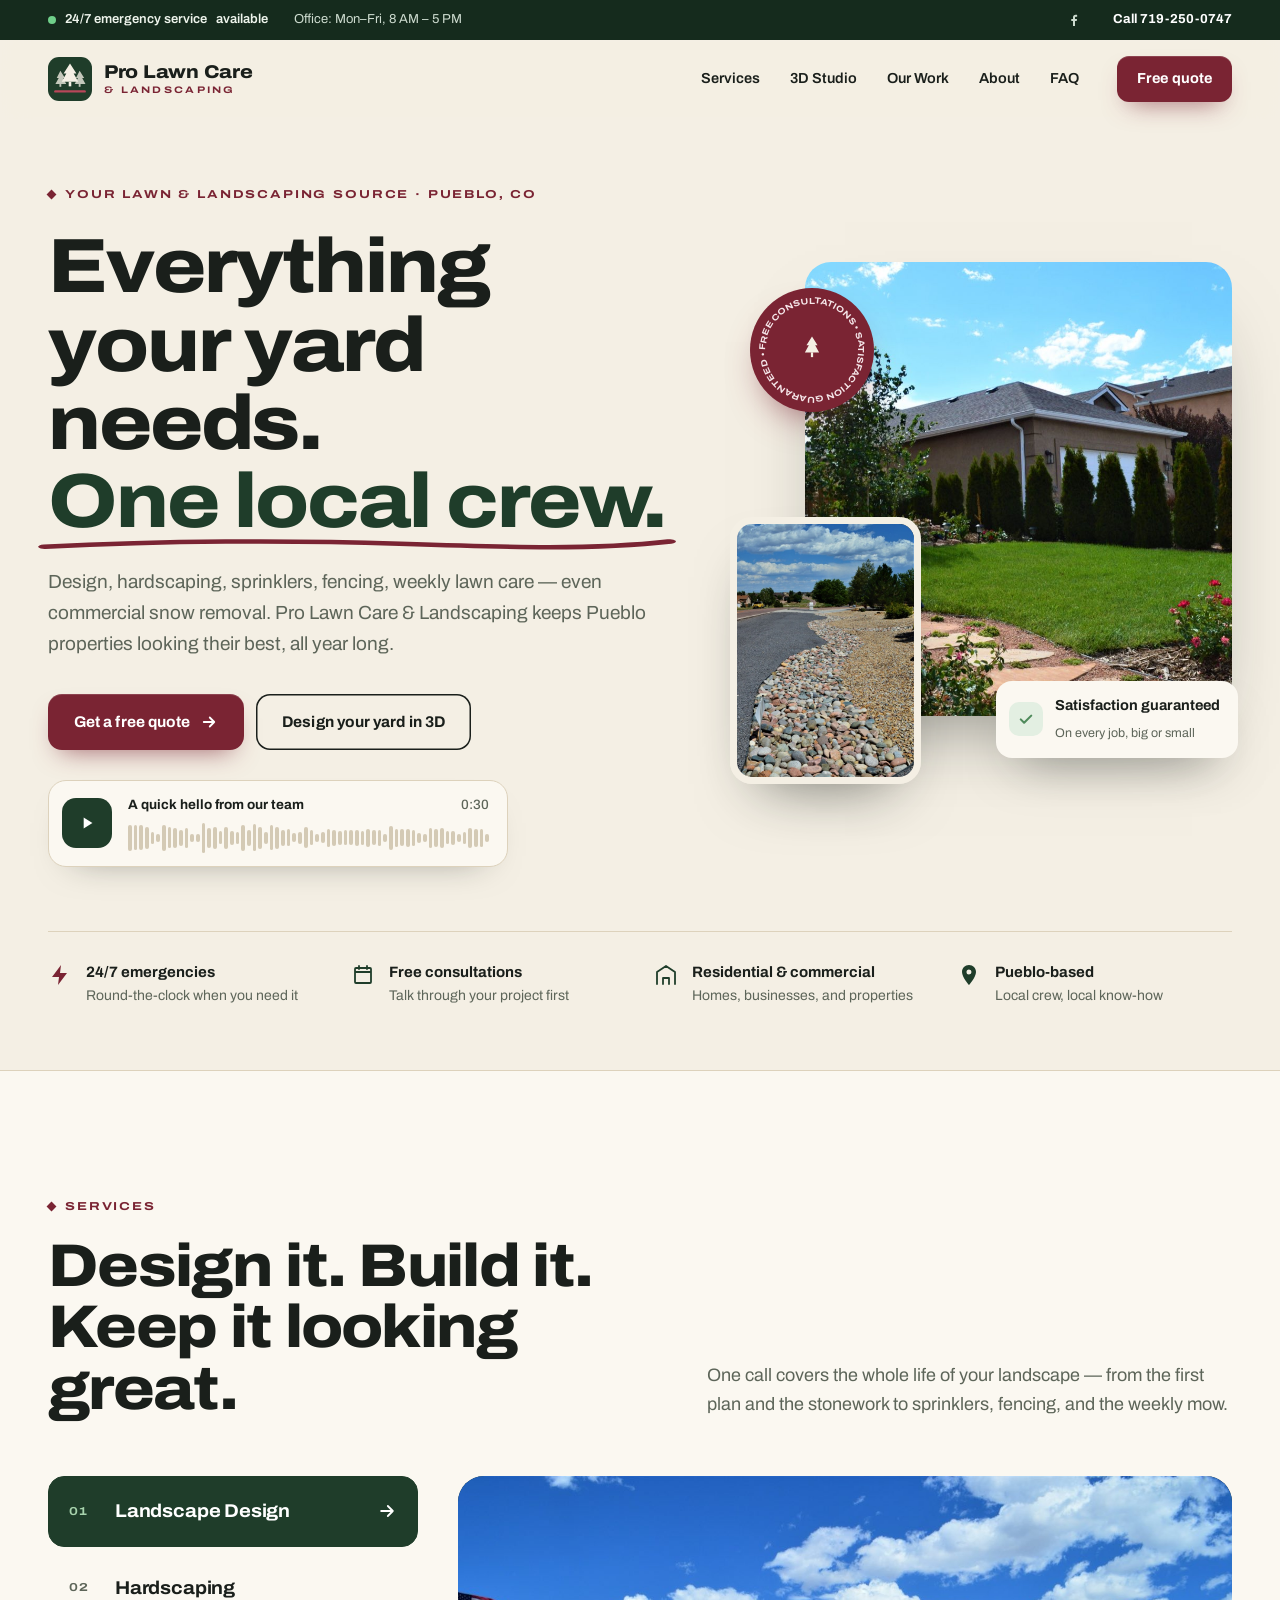
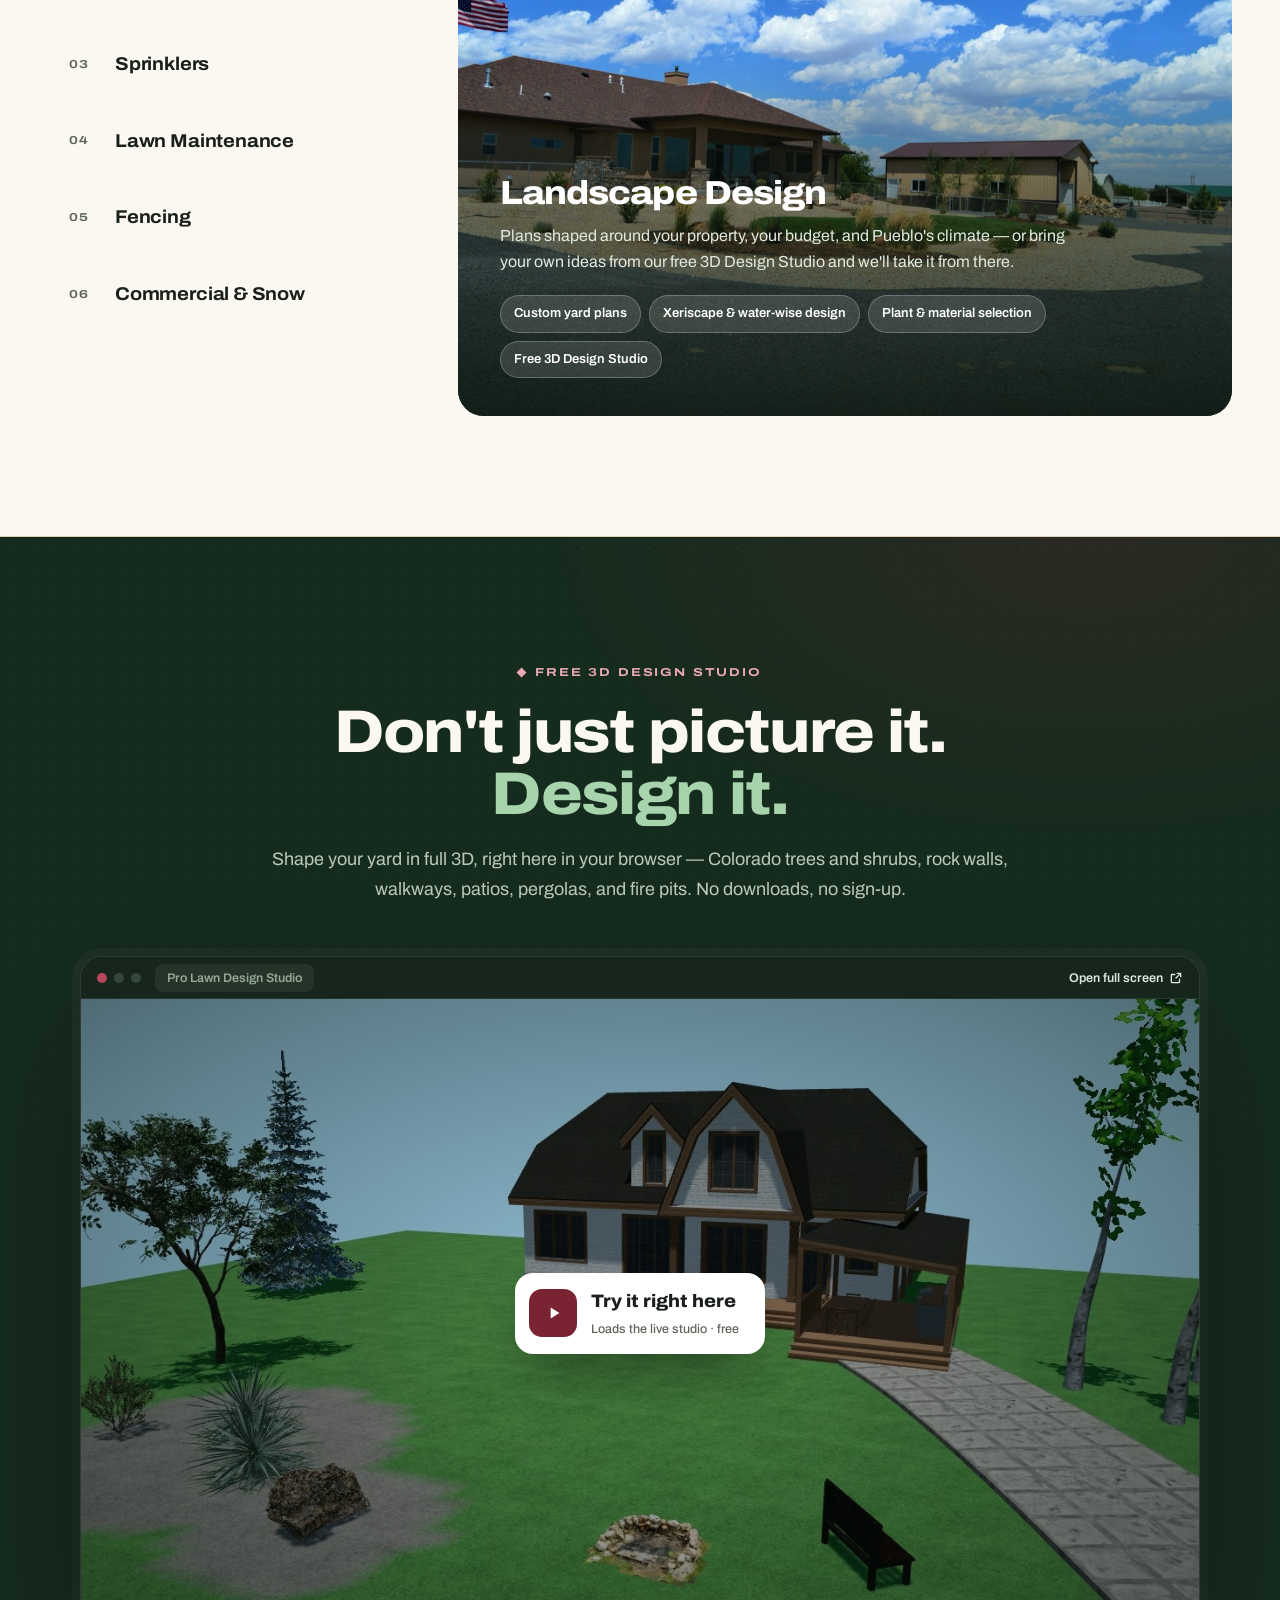
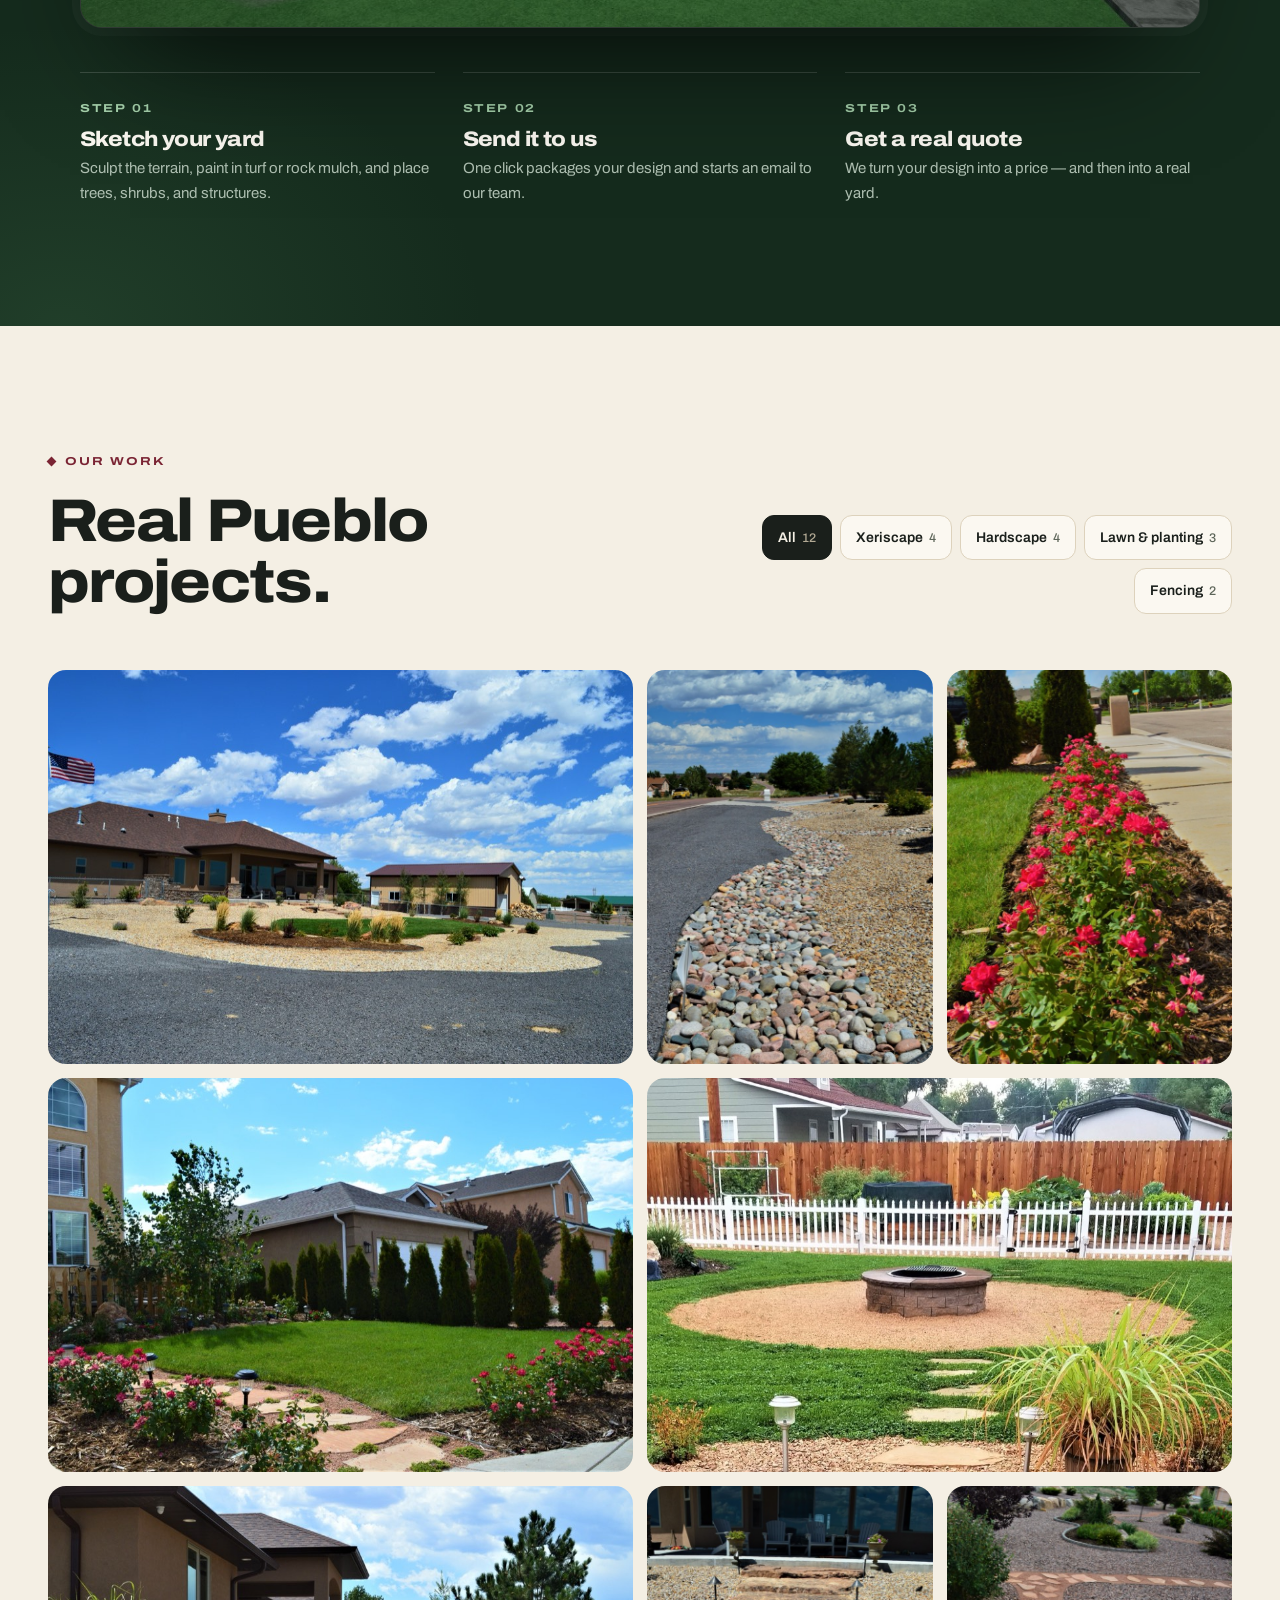
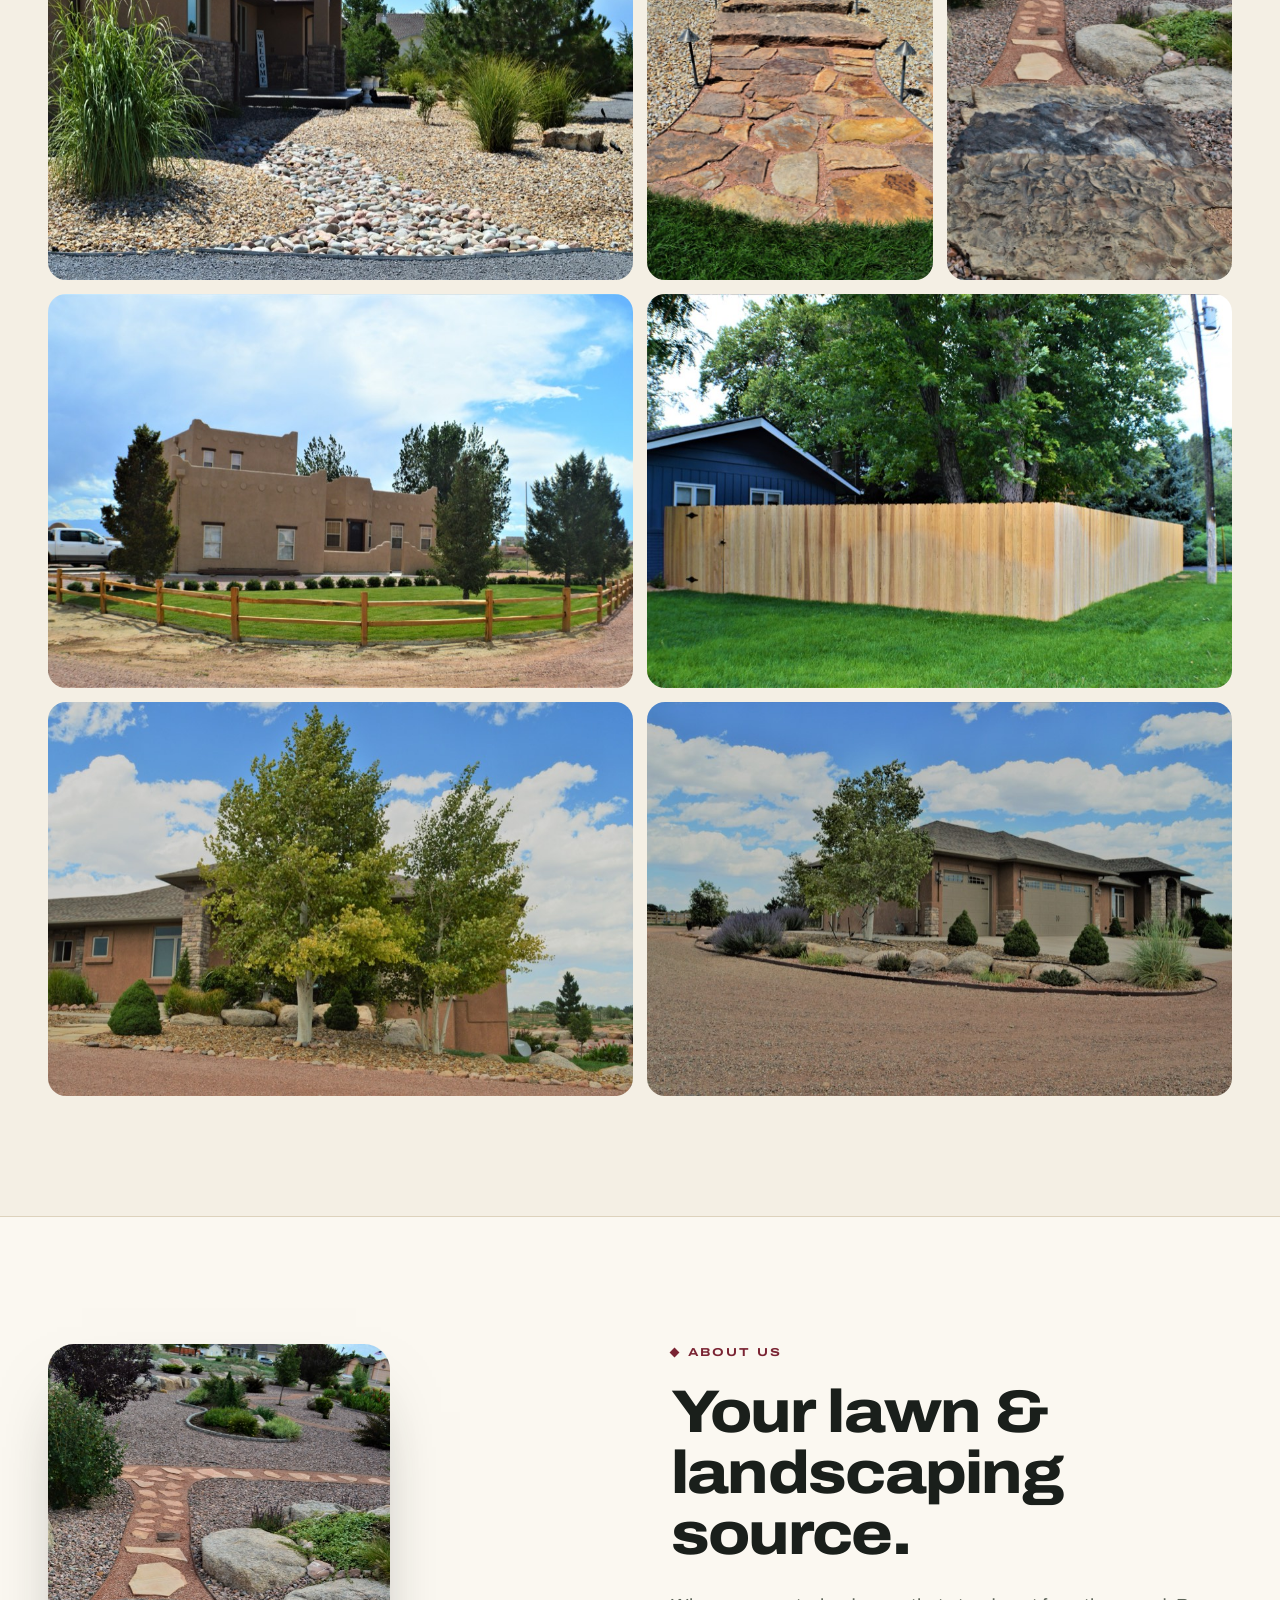
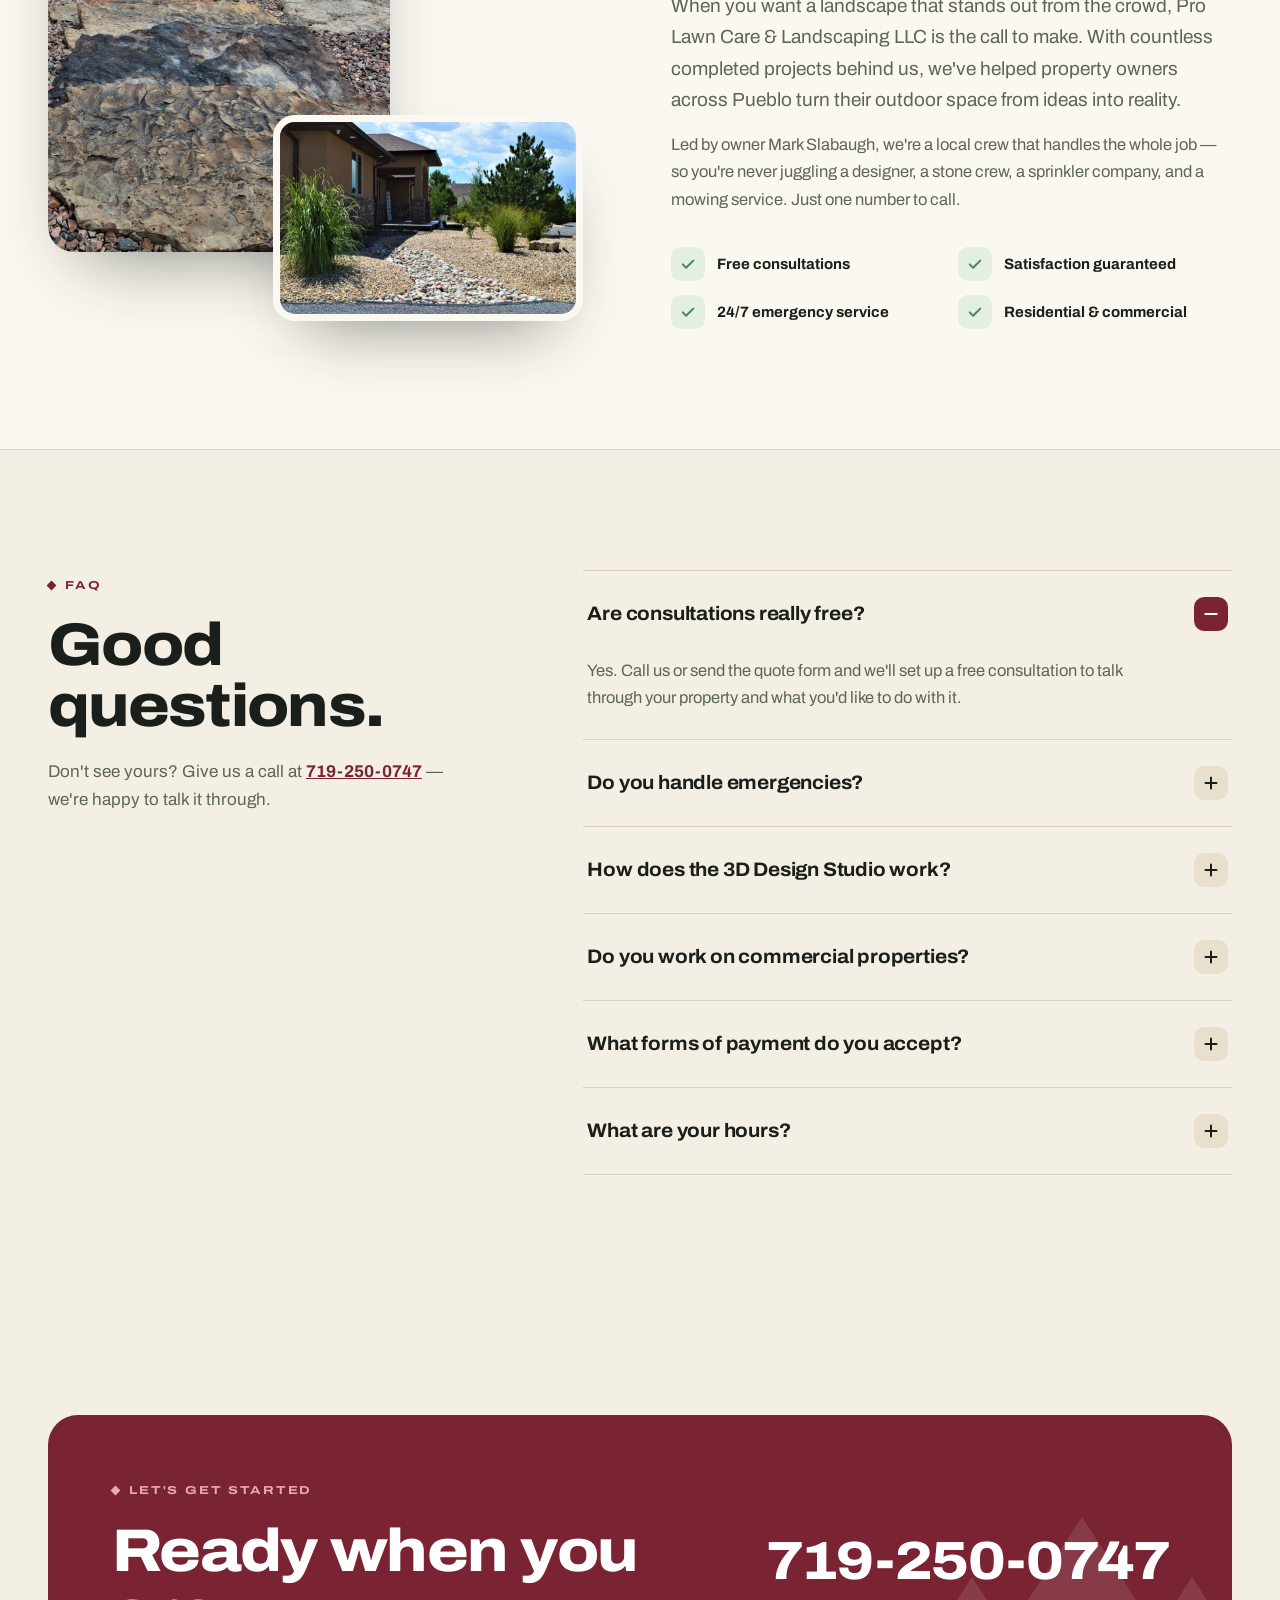
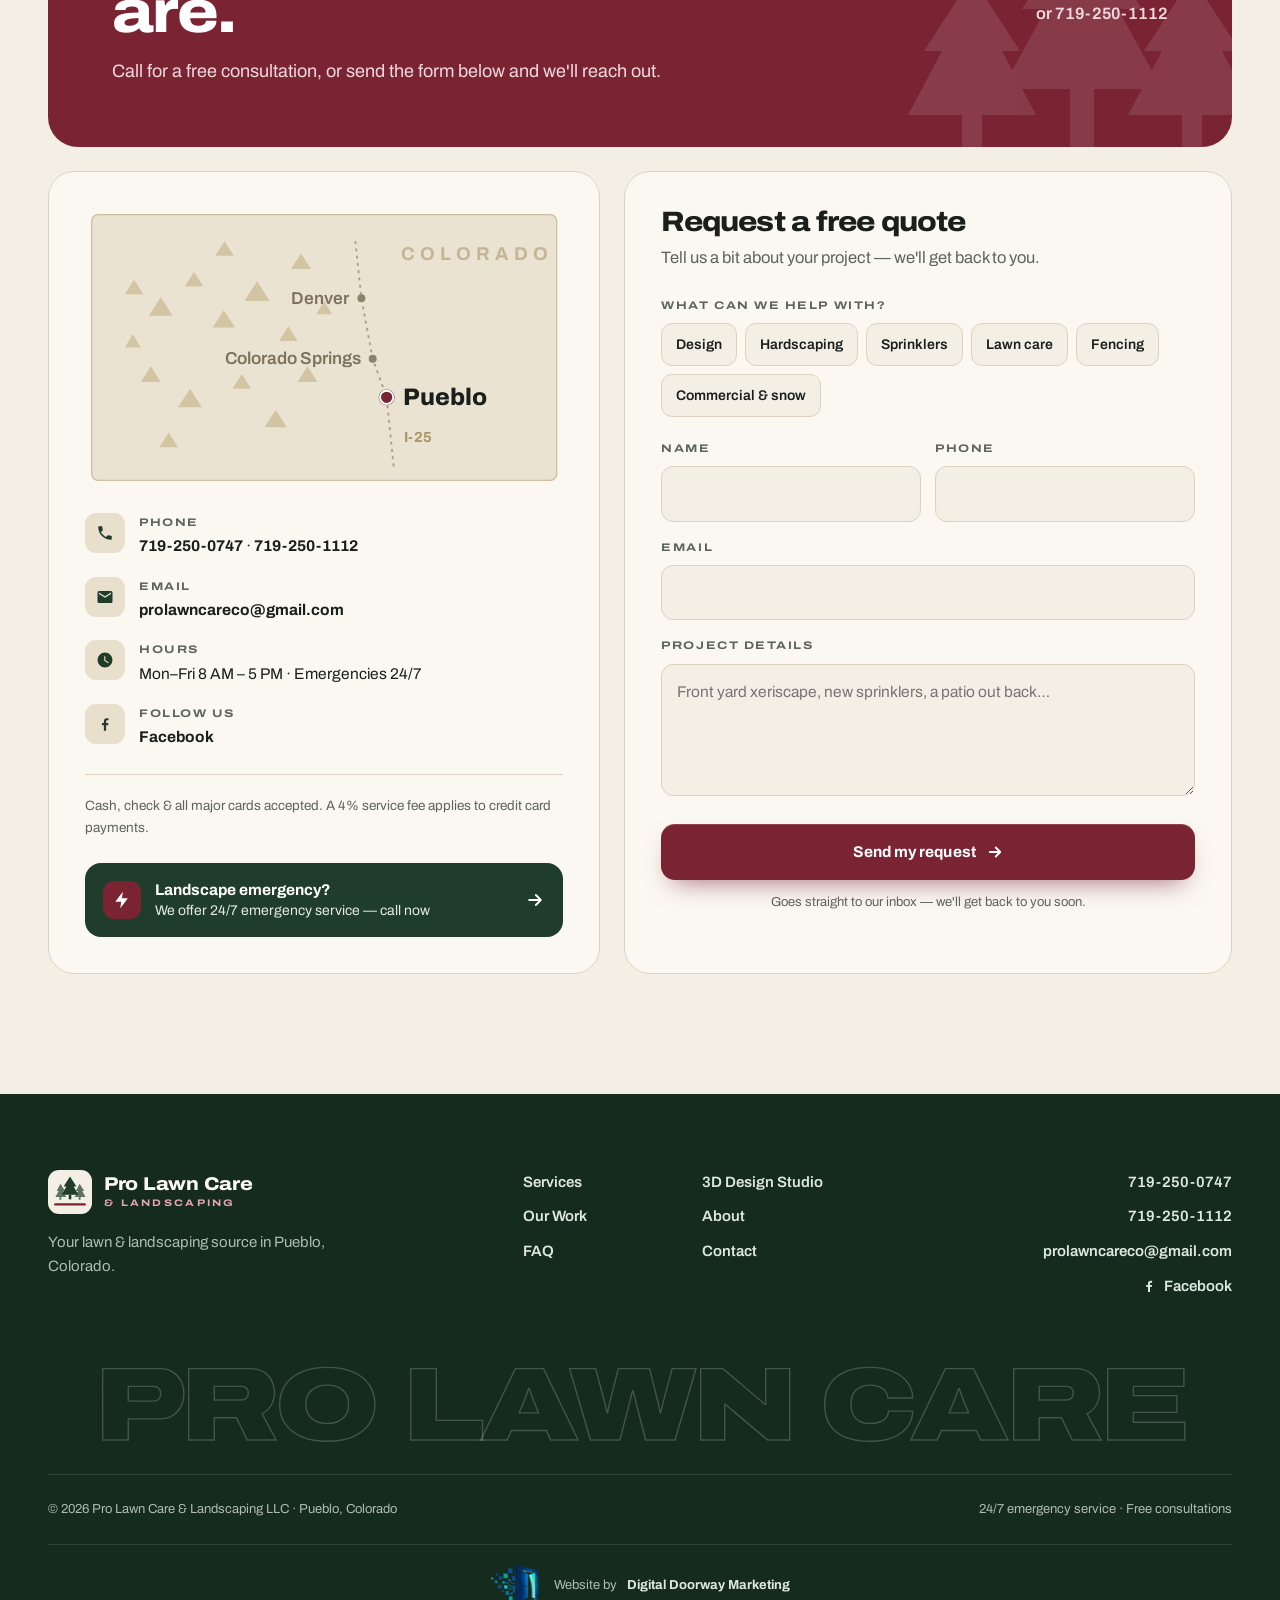
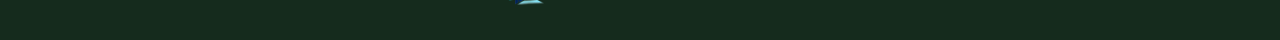
<file: prolawn/b/index.html>
<!DOCTYPE html>
<html lang="en">
<head>
<meta charset="utf-8">
<title>Pro Lawn Care &amp; Landscaping | Landscaping, Sprinklers &amp; Lawn Care in Pueblo, CO</title>
<meta name="description" content="Pueblo's lawn and landscaping source: landscape design, hardscaping, sprinkler service, weekly lawn maintenance, fencing, and commercial snow removal. Design your yard in 3D and get a free quote.">
<meta name="viewport" content="width=device-width, initial-scale=1">
<meta name="theme-color" content="#1f3d2a">
<link rel="canonical" href="https://earthwisegrounding.github.io/verdura/prolawn/b/">
<meta property="og:type" content="website">
<meta property="og:title" content="Pro Lawn Care & Landscaping — Pueblo, Colorado">
<meta property="og:description" content="Everything your yard needs, from one local crew. Free consultations · 24/7 emergency service.">
<meta property="og:url" content="https://earthwisegrounding.github.io/verdura/prolawn/b/">
<meta property="og:site_name" content="Pro Lawn Care &amp; Landscaping">
<meta property="og:image" content="https://earthwisegrounding.github.io/verdura/prolawn/assets/share-b.jpg">
<meta property="og:image:width" content="1200">
<meta property="og:image:height" content="630">
<meta property="og:image:alt" content="A green lawn with rose beds and arborvitae along a Pueblo home">
<meta name="twitter:card" content="summary_large_image">
<link rel="icon" href="data:image/svg+xml,%3Csvg xmlns='http://www.w3.org/2000/svg' viewBox='0 0 48 48'%3E%3Crect width='48' height='48' rx='12' fill='%231f3d2a'/%3E%3Cpath d='M24 8l7 11h-3l5 9H15l5-9h-3z' fill='%23f4efe4'/%3E%3Cpath d='M9 38h30' stroke='%237a2433' stroke-width='3' stroke-linecap='round'/%3E%3C/svg%3E">
<link rel="preconnect" href="https://fonts.googleapis.com">
<link rel="preconnect" href="https://fonts.gstatic.com" crossorigin>
<link href="https://fonts.googleapis.com/css2?family=Archivo:ital,wdth,wght@0,62..125,100..900;1,62..125,100..900&display=swap" rel="stylesheet">
<link rel="preload" as="image" href="../assets/gallery/mid/9.jpg">
<link rel="stylesheet" href="css/site.css">
<script>document.documentElement.classList.add('js');</script>
<script type="application/ld+json">
{
  "@context": "https://schema.org",
  "@type": "LocalBusiness",
  "@id": "https://earthwisegrounding.github.io/verdura/prolawn/b/#business",
  "name": "Pro Lawn Care & Landscaping LLC",
  "url": "https://earthwisegrounding.github.io/verdura/prolawn/b/",
  "image": "https://earthwisegrounding.github.io/verdura/prolawn/assets/share-b.jpg",
  "slogan": "Your Lawn & Landscaping Source",
  "telephone": "+1-719-250-0747",
  "email": "prolawncareco@gmail.com",
  "address": { "@type": "PostalAddress", "addressLocality": "Pueblo", "addressRegion": "CO", "addressCountry": "US" },
  "areaServed": "Pueblo, Colorado",
  "openingHours": "Mo-Fr 08:00-17:00",
  "paymentAccepted": "Cash, Check, Credit Card",
  "sameAs": ["https://www.facebook.com/markprolawncare"]
}
</script>
</head>
<body>

<a class="skip" href="#main">Skip to content</a>

<!-- ============ UTILITY BAR ============ -->
<div class="util">
  <div class="wrap">
    <span class="util-live"><i aria-hidden="true"></i> 24/7 emergency service<span class="util-long"> available</span></span>
    <span class="util-hours">Office: Mon–Fri, 8 AM – 5 PM</span>
    <a class="util-fb" href="https://www.facebook.com/markprolawncare" target="_blank" rel="noopener" aria-label="Pro Lawn Care on Facebook"><svg viewBox="0 0 24 24" fill="currentColor" aria-hidden="true"><path d="M13.5 21v-7.5h2.6l.4-3h-3V8.6c0-.9.3-1.5 1.6-1.5h1.6V4.4c-.3 0-1.2-.1-2.3-.1-2.3 0-3.9 1.4-3.9 4v2.2H7.9v3h2.6V21z"/></svg></a>
    <a class="util-call" href="tel:17192500747"><span class="util-long">Call </span>719-250-0747</a>
  </div>
</div>

<!-- ============ HEADER ============ -->
<header id="hdr">
  <div class="wrap">
    <a class="brand" href="#top" aria-label="Pro Lawn Care & Landscaping — home">
      <svg class="brand-mark" viewBox="0 0 48 48" aria-hidden="true">
        <rect width="48" height="48" rx="12" fill="#1f3d2a"/>
        <g fill="#f4efe4">
          <path d="M24 7l7 11h-3l5 9H15l5-9h-3z"/><rect x="22.6" y="27" width="2.8" height="5"/>
          <path d="M13.5 15l5 8h-2.2l3.6 6.5H8.1l3.6-6.5H9.5z" opacity=".78"/><rect x="12.5" y="29.5" width="2" height="3" opacity=".78"/>
          <path d="M34.5 15l5 8h-2.2l3.6 6.5H29.1l3.6-6.5h-2.2z" opacity=".78"/><rect x="33.5" y="29.5" width="2" height="3" opacity=".78"/>
        </g>
        <path d="M8 37.5h32" stroke="#b8475a" stroke-width="2.6" stroke-linecap="round"/>
      </svg>
      <span class="brand-name">Pro Lawn Care<small>&amp; Landscaping</small></span>
    </a>
    <nav class="main" id="nav" aria-label="Main">
      <a href="#services">Services</a>
      <a href="#studio">3D Studio</a>
      <a href="#work">Our Work</a>
      <a href="#about">About</a>
      <a href="#faq">FAQ</a>
      <a href="#contact" class="nav-cta-sm">Contact</a>
    </nav>
    <a class="btn btn-wine hdr-cta" href="#contact">Free quote</a>
    <button id="burger" aria-label="Open menu" aria-expanded="false" aria-controls="nav"><span></span><span></span></button>
  </div>
</header>

<main id="main">
<div id="top"></div>

<!-- ============ HERO ============ -->
<section class="hero">
  <div class="wrap hero-grid">
    <div class="hero-copy">
      <p class="eyebrow" data-r>Your Lawn &amp; Landscaping Source · Pueblo, CO</p>
      <h1 data-r>Everything your yard needs. <span class="hl">One local crew.</span></h1>
      <p class="lead" data-r>Design, hardscaping, sprinklers, fencing, weekly lawn care — even commercial snow removal. Pro Lawn Care &amp; Landscaping keeps Pueblo properties looking their best, all year long.</p>
      <div class="cta-row" data-r>
        <a class="btn btn-wine" href="#contact">Get a free quote
          <svg class="ar" viewBox="0 0 24 24" aria-hidden="true"><path d="M5 12h14M13 6l6 6-6 6"/></svg></a>
        <a class="btn btn-line" href="#studio">Design your yard in 3D</a>
      </div>

      <div class="voice" id="voice" data-r>
        <button class="v-play" aria-label="Play a welcome message from Pro Lawn Care">
          <svg class="i-play" viewBox="0 0 24 24" aria-hidden="true"><path d="M8 5.5v13l10.5-6.5z"/></svg>
          <svg class="i-pause" viewBox="0 0 24 24" aria-hidden="true"><path d="M7 5h3.6v14H7zM13.4 5H17v14h-3.6z"/></svg>
        </button>
        <div class="v-body">
          <div class="v-top"><span>A quick hello from our team</span><span class="v-time">0:31</span></div>
          <div class="v-wave" role="slider" tabindex="0" aria-label="Seek welcome message" aria-valuemin="0" aria-valuemax="31" aria-valuenow="0">
            <div class="v-bars"></div>
            <div class="v-bars fill" aria-hidden="true"></div>
          </div>
        </div>
        <audio src="../assets/audio/welcome.mp3" preload="metadata"></audio>
      </div>
    </div>

    <div class="hero-art" aria-hidden="true">
      <figure class="art-main" data-par="-0.04"><img width="1300" height="864" src="../assets/gallery/mid/9.jpg" alt=""></figure>
      <figure class="art-inset" data-par="0.06"><img width="598" height="900" src="../assets/gallery/web/3.jpg" alt=""></figure>
      <div class="art-badge">
        <svg class="spin" viewBox="0 0 120 120">
          <defs><path id="ring" d="M60,60 m-45,0 a45,45 0 1,1 90,0 a45,45 0 1,1 -90,0"/></defs>
          <text><textPath href="#ring" textLength="281" lengthAdjust="spacing">FREE CONSULTATIONS • SATISFACTION GUARANTEED • </textPath></text>
        </svg>
        <svg class="badge-pine" viewBox="0 0 48 48"><path d="M24 7l7 11h-3l5 9H15l5-9h-3z" fill="#f4efe4"/><rect x="22.6" y="27" width="2.8" height="6" fill="#f4efe4"/></svg>
      </div>
      <div class="art-card">
        <span class="ok"><svg viewBox="0 0 24 24"><path d="M5 12.5l4.5 4.5L19 7.5"/></svg></span>
        <span><b>Satisfaction guaranteed</b><small>On every job, big or small</small></span>
      </div>
    </div>
  </div>

  <div class="wrap">
    <ul class="trust" data-r>
      <li><svg viewBox="0 0 24 24" aria-hidden="true"><path d="M13 2 4 14h7l-1 8 9-12h-7z"/></svg><span><b>24/7 emergencies</b>Round-the-clock when you need it</span></li>
      <li><svg viewBox="0 0 24 24" aria-hidden="true"><path d="M8 3v3M16 3v3M4 9h16M5 5h14a1 1 0 0 1 1 1v13a1 1 0 0 1-1 1H5a1 1 0 0 1-1-1V6a1 1 0 0 1 1-1z"/></svg><span><b>Free consultations</b>Talk through your project first</span></li>
      <li><svg viewBox="0 0 24 24" aria-hidden="true"><path d="M3 21V9l9-6 9 6v12M9 21v-6h6v6"/></svg><span><b>Residential &amp; commercial</b>Homes, businesses, and properties</span></li>
      <li><svg viewBox="0 0 24 24" aria-hidden="true"><path d="M12 2C8 2 5 5 5 9c0 5.3 7 13 7 13s7-7.7 7-13c0-4-3-7-7-7zm0 9.5A2.5 2.5 0 1 1 12 6.5a2.5 2.5 0 0 1 0 5z"/></svg><span><b>Pueblo-based</b>Local crew, local know-how</span></li>
    </ul>
  </div>
</section>

<!-- ============ SERVICES ============ -->
<section id="services" class="sect">
  <div class="wrap">
    <div class="sect-head">
      <div data-r>
        <p class="eyebrow">Services</p>
        <h2>Design it. Build it. Keep it looking great.</h2>
      </div>
      <p data-r>One call covers the whole life of your landscape — from the first plan and the stonework to sprinklers, fencing, and the weekly mow.</p>
    </div>

    <div class="svc">
      <div class="svc-tabs" role="tablist" aria-label="Services" aria-orientation="vertical">
        <button class="svc-tab" role="tab" id="t0" aria-controls="p0" aria-selected="true"><span class="n">01</span><span class="t">Landscape Design</span><svg class="ar" viewBox="0 0 24 24" aria-hidden="true"><path d="M5 12h14M13 6l6 6-6 6"/></svg></button>
        <button class="svc-tab" role="tab" id="t1" aria-controls="p1" aria-selected="false" tabindex="-1"><span class="n">02</span><span class="t">Hardscaping</span><svg class="ar" viewBox="0 0 24 24" aria-hidden="true"><path d="M5 12h14M13 6l6 6-6 6"/></svg></button>
        <button class="svc-tab" role="tab" id="t2" aria-controls="p2" aria-selected="false" tabindex="-1"><span class="n">03</span><span class="t">Sprinklers</span><svg class="ar" viewBox="0 0 24 24" aria-hidden="true"><path d="M5 12h14M13 6l6 6-6 6"/></svg></button>
        <button class="svc-tab" role="tab" id="t3" aria-controls="p3" aria-selected="false" tabindex="-1"><span class="n">04</span><span class="t">Lawn Maintenance</span><svg class="ar" viewBox="0 0 24 24" aria-hidden="true"><path d="M5 12h14M13 6l6 6-6 6"/></svg></button>
        <button class="svc-tab" role="tab" id="t4" aria-controls="p4" aria-selected="false" tabindex="-1"><span class="n">05</span><span class="t">Fencing</span><svg class="ar" viewBox="0 0 24 24" aria-hidden="true"><path d="M5 12h14M13 6l6 6-6 6"/></svg></button>
        <button class="svc-tab" role="tab" id="t5" aria-controls="p5" aria-selected="false" tabindex="-1"><span class="n">06</span><span class="t">Commercial &amp; Snow</span><svg class="ar" viewBox="0 0 24 24" aria-hidden="true"><path d="M5 12h14M13 6l6 6-6 6"/></svg></button>
      </div>

      <div class="svc-stage">
        <article class="svc-panel on" role="tabpanel" id="p0" aria-labelledby="t0">
          <img width="1300" height="864" src="../assets/gallery/mid/2.jpg" alt="Finished front-yard xeriscape with rock beds and ornamental grasses">
          <div class="svc-info">
            <h3>Landscape Design</h3>
            <p>Plans shaped around your property, your budget, and Pueblo's climate — or bring your own ideas from our free 3D Design Studio and we'll take it from there.</p>
            <ul><li>Custom yard plans</li><li>Xeriscape &amp; water-wise design</li><li>Plant &amp; material selection</li><li>Free 3D Design Studio</li></ul>
          </div>
        </article>
        <article class="svc-panel" role="tabpanel" id="p1" aria-labelledby="t1">
          <img width="1300" height="938" src="../assets/gallery/mid/creek.jpg" alt="Backyard fire pit ringed with crushed stone and stepping stones" loading="lazy">
          <div class="svc-info">
            <h3>Hardscaping</h3>
            <p>The structure that gives a yard its shape — built to take Colorado's freeze-thaw winters without shifting, cracking, or washing out.</p>
            <ul><li>Flagstone patios &amp; paths</li><li>Stone steps &amp; boulders</li><li>Dry creek beds</li><li>Rock mulch &amp; fire pits</li></ul>
          </div>
        </article>
        <article class="svc-panel" role="tabpanel" id="p2" aria-labelledby="t2">
          <img width="1300" height="864" src="../assets/gallery/mid/7.jpg" alt="Fresh green sod and split-rail fence around a stucco home" loading="lazy">
          <div class="svc-info">
            <h3>Sprinklers &amp; Irrigation</h3>
            <p>Even coverage without the waste. We install, tune, and repair systems so your lawn stays green and your water bill stays sane.</p>
            <ul><li>Sprinkler service &amp; repairs</li><li>New system installation</li><li>Coverage tuning to save water</li></ul>
          </div>
        </article>
        <article class="svc-panel" role="tabpanel" id="p3" aria-labelledby="t3">
          <img width="1300" height="864" src="../assets/gallery/mid/9.jpg" alt="Manicured lawn with sheared evergreens and path lighting" loading="lazy">
          <div class="svc-info">
            <h3>Lawn Maintenance</h3>
            <p>Weekly service that keeps your property sharp — from weed removal in summer to winter plant protection when the cold sets in.</p>
            <ul><li>Weekly lawn maintenance</li><li>Weed removal</li><li>Winter plant protection</li><li>Residential &amp; commercial</li></ul>
          </div>
        </article>
        <article class="svc-panel" role="tabpanel" id="p4" aria-labelledby="t4">
          <img width="1300" height="864" src="../assets/gallery/mid/10.jpg" alt="New cedar privacy fence beside a green lawn" loading="lazy">
          <div class="svc-info">
            <h3>Fencing</h3>
            <p>Privacy, boundaries, and curb appeal — fences built to match the landscape around them.</p>
            <ul><li>Cedar privacy fencing</li><li>Split-rail fencing</li><li>Built to match your landscape</li></ul>
          </div>
        </article>
        <article class="svc-panel" role="tabpanel" id="p5" aria-labelledby="t5">
          <img width="1300" height="864" src="../assets/gallery/mid/4.jpg" alt="Clean, low-water rock landscape at a newly built property" loading="lazy">
          <div class="svc-info">
            <h3>Commercial Maintenance &amp; Snow Removal</h3>
            <p>For many properties the bare minimum is the norm. We keep commercial grounds cared for year-round — and cleared when the snow comes.</p>
            <ul><li>Commercial grounds maintenance</li><li>Commercial snow removal</li><li>Year-round property care</li></ul>
          </div>
        </article>
      </div>
    </div>
  </div>
</section>

<!-- ============ 3D STUDIO ============ -->
<section id="studio" class="sect">
  <div class="wrap">
    <div class="studio-head">
      <p class="eyebrow" data-r>Free 3D Design Studio</p>
      <h2 data-r>Don't just picture it. <span class="soft">Design it.</span></h2>
      <p data-r>Shape your yard in full 3D, right here in your browser — Colorado trees and shrubs, rock walls, walkways, patios, pergolas, and fire pits. No downloads, no sign-up.</p>
    </div>

    <div class="embed" id="embed" data-r>
      <div class="embed-bar">
        <span class="dots" aria-hidden="true"><i></i><i></i><i></i></span>
        <span class="url">Pro Lawn Design Studio</span>
        <a class="full" href="designer.html">Open full screen <svg viewBox="0 0 24 24" aria-hidden="true"><path d="M14 4h6v6M20 4l-8 8M18 14v5a1 1 0 0 1-1 1H5a1 1 0 0 1-1-1V7a1 1 0 0 1 1-1h5"/></svg></a>
      </div>
      <div class="embed-body">
        <img width="1280" height="960" class="embed-poster" src="../assets/designer-preview.jpg?v=2" alt="A 3D yard design made in the Pro Lawn Design Studio" loading="lazy">
        <div class="embed-cover">
          <button class="launch" id="launch">
            <span class="pi"><svg viewBox="0 0 24 24" aria-hidden="true"><path d="M8 5.5v13l10.5-6.5z"/></svg></span>
            <span>Try it right here<small>Loads the live studio · free</small></span>
          </button>
        </div>
      </div>
    </div>

    <ol class="studio-steps">
      <li data-r><b>Step 01</b><h3>Sketch your yard</h3><p>Sculpt the terrain, paint in turf or rock mulch, and place trees, shrubs, and structures.</p></li>
      <li data-r><b>Step 02</b><h3>Send it to us</h3><p>One click packages your design and starts an email to our team.</p></li>
      <li data-r><b>Step 03</b><h3>Get a real quote</h3><p>We turn your design into a price — and then into a real yard.</p></li>
    </ol>
  </div>
</section>

<!-- ============ WORK ============ -->
<section id="work" class="sect">
  <div class="wrap">
    <div class="sect-head">
      <div data-r>
        <p class="eyebrow">Our work</p>
        <h2>Real Pueblo projects.</h2>
      </div>
      <div class="filters" role="group" aria-label="Filter projects" data-r>
        <button class="chip" data-f="all" aria-pressed="true">All <span class="ct"></span></button>
        <button class="chip" data-f="xeriscape" aria-pressed="false">Xeriscape <span class="ct"></span></button>
        <button class="chip" data-f="hardscape" aria-pressed="false">Hardscape <span class="ct"></span></button>
        <button class="chip" data-f="lawn" aria-pressed="false">Lawn &amp; planting <span class="ct"></span></button>
        <button class="chip" data-f="fencing" aria-pressed="false">Fencing <span class="ct"></span></button>
      </div>
    </div>

    <div class="bento" id="bento">
      <figure class="tile" data-cats="xeriscape" tabindex="0"><img width="900" height="598" src="../assets/gallery/web/2.jpg" data-full="../assets/gallery/full/2.jpg" alt="Full front-yard xeriscape under a big Colorado sky" loading="lazy"><figcaption>Full front-yard xeriscape <span>Xeriscape</span></figcaption></figure>
      <figure class="tile tall" data-cats="hardscape" tabindex="0"><img width="598" height="900" src="../assets/gallery/web/3.jpg" data-full="../assets/gallery/full/3.jpg" alt="Winding river-rock dry creek bed" loading="lazy"><figcaption>River-rock dry creek <span>Hardscape</span></figcaption></figure>
      <figure class="tile tall" data-cats="lawn" tabindex="0"><img width="598" height="900" src="../assets/gallery/web/8.jpg" data-full="../assets/gallery/full/8.jpg" alt="Red flowering border along a walkway" loading="lazy"><figcaption>Blooming border <span>Planting</span></figcaption></figure>
      <figure class="tile" data-cats="lawn" tabindex="0"><img width="900" height="598" src="../assets/gallery/web/9.jpg" data-full="../assets/gallery/full/9.jpg" alt="Manicured lawn with sheared evergreens and path lighting" loading="lazy"><figcaption>Manicured turf &amp; evergreens <span>Lawn</span></figcaption></figure>
      <figure class="tile" data-cats="hardscape" tabindex="0"><img width="900" height="649" src="../assets/gallery/web/creek.jpg" data-full="../assets/gallery/full/creek.jpg" alt="Backyard fire pit with stepping stones" loading="lazy"><figcaption>Fire pit &amp; stepping stones <span>Hardscape</span></figcaption></figure>
      <figure class="tile" data-cats="xeriscape" tabindex="0"><img width="900" height="598" src="../assets/gallery/web/1.jpg" data-full="../assets/gallery/full/1.jpg" alt="Ornamental grasses in river-rock beds" loading="lazy"><figcaption>Grasses &amp; river rock <span>Xeriscape</span></figcaption></figure>
      <figure class="tile tall" data-cats="hardscape" tabindex="0"><img width="598" height="900" src="../assets/gallery/web/patio.jpg" data-full="../assets/gallery/full/patio.jpg" alt="Flagstone stairway set in rock mulch" loading="lazy"><figcaption>Flagstone stairway <span>Hardscape</span></figcaption></figure>
      <figure class="tile tall" data-cats="hardscape" tabindex="0"><img width="598" height="900" src="../assets/gallery/web/6.jpg" data-full="../assets/gallery/full/6.jpg" alt="Natural stone steps with boulders" loading="lazy"><figcaption>Stone steps &amp; boulders <span>Hardscape</span></figcaption></figure>
      <figure class="tile" data-cats="lawn fencing" tabindex="0"><img width="900" height="598" src="../assets/gallery/web/7.jpg" data-full="../assets/gallery/full/7.jpg" alt="New sod and split-rail fence at a stucco home" loading="lazy"><figcaption>New sod &amp; split-rail fence <span>Lawn · Fencing</span></figcaption></figure>
      <figure class="tile" data-cats="fencing" tabindex="0"><img width="900" height="598" src="../assets/gallery/web/10.jpg" data-full="../assets/gallery/full/10.jpg" alt="New cedar privacy fence beside a green lawn" loading="lazy"><figcaption>Cedar privacy fence <span>Fencing</span></figcaption></figure>
      <figure class="tile" data-cats="xeriscape" tabindex="0"><img width="900" height="598" src="../assets/gallery/web/5.jpg" data-full="../assets/gallery/full/5.jpg" alt="Shade trees over fresh rock mulch beds" loading="lazy"><figcaption>Shade trees &amp; rock mulch <span>Xeriscape</span></figcaption></figure>
      <figure class="tile" data-cats="xeriscape" tabindex="0"><img width="900" height="598" src="../assets/gallery/web/4.jpg" data-full="../assets/gallery/full/4.jpg" alt="Low-water rock landscape at a new build" loading="lazy"><figcaption>Low-water rock landscape <span>Xeriscape</span></figcaption></figure>
    </div>
  </div>
</section>

<!-- ============ ABOUT ============ -->
<section id="about" class="sect">
  <div class="wrap about">
    <div class="about-art" data-r>
      <img width="598" height="900" class="a1" src="../assets/gallery/web/6.jpg" alt="Natural stone steps and boulders built by Pro Lawn Care" loading="lazy">
      <img width="900" height="598" class="a2" src="../assets/gallery/web/1.jpg" alt="Ornamental grasses and river-rock beds" loading="lazy">
    </div>
    <div class="about-copy">
      <p class="eyebrow" data-r>About us</p>
      <h2 data-r>Your lawn &amp; landscaping source.</h2>
      <p class="lead" data-r>When you want a landscape that stands out from the crowd, Pro Lawn Care &amp; Landscaping LLC is the call to make. With countless completed projects behind us, we've helped property owners across Pueblo turn their outdoor space from ideas into reality.</p>
      <p data-r>Led by owner Mark Slabaugh, we're a local crew that handles the whole job — so you're never juggling a designer, a stone crew, a sprinkler company, and a mowing service. Just one number to call.</p>
      <ul class="promise" data-r>
        <li><span class="ok"><svg viewBox="0 0 24 24"><path d="M5 12.5l4.5 4.5L19 7.5"/></svg></span>Free consultations</li>
        <li><span class="ok"><svg viewBox="0 0 24 24"><path d="M5 12.5l4.5 4.5L19 7.5"/></svg></span>Satisfaction guaranteed</li>
        <li><span class="ok"><svg viewBox="0 0 24 24"><path d="M5 12.5l4.5 4.5L19 7.5"/></svg></span>24/7 emergency service</li>
        <li><span class="ok"><svg viewBox="0 0 24 24"><path d="M5 12.5l4.5 4.5L19 7.5"/></svg></span>Residential &amp; commercial</li>
      </ul>
    </div>
  </div>
</section>

<!-- ============ FAQ ============ -->
<section id="faq" class="sect">
  <div class="wrap faq">
    <div class="faq-side">
      <p class="eyebrow" data-r>FAQ</p>
      <h2 data-r>Good questions.</h2>
      <p data-r>Don't see yours? Give us a call at <a href="tel:17192500747">719-250-0747</a> — we're happy to talk it through.</p>
    </div>
    <div class="faq-list" data-r>
      <details open>
        <summary>Are consultations really free?<i aria-hidden="true"></i></summary>
        <div class="ans">Yes. Call us or send the quote form and we'll set up a free consultation to talk through your property and what you'd like to do with it.</div>
      </details>
      <details>
        <summary>Do you handle emergencies?<i aria-hidden="true"></i></summary>
        <div class="ans">We do — we offer 24/7 emergency services, because landscape problems don't wait for business hours. Call 719-250-0747 anytime.</div>
      </details>
      <details>
        <summary>How does the 3D Design Studio work?<i aria-hidden="true"></i></summary>
        <div class="ans">Open the studio, sketch your yard with trees, shrubs, walls, walkways, and more, then tap “Send my design for a free quote.” Your design file downloads and an email to our team opens — attach the file, send it, and we'll turn it into a real quote.</div>
      </details>
      <details>
        <summary>Do you work on commercial properties?<i aria-hidden="true"></i></summary>
        <div class="ans">Yes. We provide commercial grounds maintenance and commercial snow removal, in addition to our residential services.</div>
      </details>
      <details>
        <summary>What forms of payment do you accept?<i aria-hidden="true"></i></summary>
        <div class="ans">Cash, check, and all major credit cards — Visa, Mastercard, Discover, and American Express. A 4% service fee is added to credit card payments.</div>
      </details>
      <details>
        <summary>What are your hours?<i aria-hidden="true"></i></summary>
        <div class="ans">Our office is open Monday through Friday, 8:00 AM to 5:00 PM, and closed weekends. Emergency service is available 24/7.</div>
      </details>
    </div>
  </div>
</section>

<!-- ============ CONTACT ============ -->
<section id="contact" class="sect">
  <div class="wrap">
    <div class="cta-band" data-r>
      <div>
        <p class="eyebrow">Let's get started</p>
        <h2>Ready when you are.</h2>
        <p>Call for a free consultation, or send the form below and we'll reach out.</p>
      </div>
      <div class="cta-phones">
        <a class="big-phone" href="tel:17192500747">719-250-0747</a>
        <a class="small-phone" href="tel:17192501112">or 719-250-1112</a>
      </div>
    </div>

    <div class="contact-grid">
      <div class="card map-card" data-r>
        <svg class="co-map" viewBox="0 0 720 420" role="img" aria-label="Map of Colorado showing Pueblo">
          <rect x="10" y="10" width="700" height="400" rx="10" fill="#ebe3d2" stroke="#cdbf9f" stroke-width="2"/>
          <g fill="#d3c4a3">
            <path d="M60 130l14-22 14 22z"/><path d="M96 162l18-28 18 28z"/><path d="M150 118l14-22 14 22z"/><path d="M192 180l17-26 17 26z"/>
            <path d="M240 140l19-30 19 30z"/><path d="M292 200l14-22 14 22z"/><path d="M84 262l15-24 15 24z"/><path d="M140 300l18-28 18 28z"/>
            <path d="M222 272l14-22 14 22z"/><path d="M270 330l17-26 17 26z"/><path d="M320 262l15-24 15 24z"/><path d="M112 360l14-22 14 22z"/>
            <path d="M348 160l12-20 12 20z"/><path d="M196 72l14-22 14 22z"/><path d="M310 92l15-24 15 24z"/><path d="M60 210l12-20 12 20z"/>
          </g>
          <text x="590" y="78" text-anchor="middle" font-size="28" letter-spacing="8" fill="#c3b595" font-weight="700">COLORADO</text>
          <path d="M407 51L416 136L433 227L454 285L465 393" fill="none" stroke="#b2a07a" stroke-width="3" stroke-dasharray="2 9" stroke-linecap="round"/>
          <text x="480" y="352" font-size="22" fill="#a89568" font-weight="700">I-25</text>
          <circle cx="416" cy="136" r="6" fill="#8d8269"/><text x="398" y="144" text-anchor="end" font-size="26" fill="#7d735c" font-weight="600">Denver</text>
          <circle cx="433" cy="227" r="6" fill="#8d8269"/><text x="415" y="235" text-anchor="end" font-size="26" fill="#7d735c" font-weight="600">Colorado Springs</text>
          <circle class="pulse" cx="454" cy="285" r="12" fill="#7a2433"/>
          <circle cx="454" cy="285" r="10" fill="#7a2433" stroke="#fff" stroke-width="3"/>
          <text x="478" y="297" font-size="36" fill="#1a1f1b" font-weight="800">Pueblo</text>
        </svg>
        <ul class="info">
          <li><span class="ic"><svg viewBox="0 0 24 24" aria-hidden="true"><path d="M6.6 10.8c1.4 2.8 3.8 5.1 6.6 6.6l2.2-2.2c.3-.3.7-.4 1-.2 1.1.4 2.4.6 3.6.6.6 0 1 .4 1 1V20c0 .6-.4 1-1 1C10.6 21 3 13.4 3 4c0-.6.4-1 1-1h3.5c.6 0 1 .4 1 1 0 1.3.2 2.5.6 3.6.1.3 0 .7-.2 1z"/></svg></span><span><b>Phone</b><a href="tel:17192500747">719-250-0747</a> · <a href="tel:17192501112">719-250-1112</a></span></li>
          <li><span class="ic"><svg viewBox="0 0 24 24" aria-hidden="true"><path d="M20 4H4a2 2 0 0 0-2 2v12a2 2 0 0 0 2 2h16a2 2 0 0 0 2-2V6a2 2 0 0 0-2-2zm0 4-8 5-8-5V6l8 5 8-5z"/></svg></span><span><b>Email</b><a href="mailto:prolawncareco@gmail.com">prolawncareco@gmail.com</a></span></li>
          <li><span class="ic"><svg viewBox="0 0 24 24" aria-hidden="true"><path d="M12 2a10 10 0 1 0 10 10A10 10 0 0 0 12 2zm4.2 14.2L11 13V7h1.5v5.2l4.5 2.7z"/></svg></span><span><b>Hours</b>Mon–Fri 8 AM – 5 PM · Emergencies 24/7</span></li>
          <li><span class="ic"><svg viewBox="0 0 24 24" fill="currentColor" aria-hidden="true"><path d="M13.5 21v-7.5h2.6l.4-3h-3V8.6c0-.9.3-1.5 1.6-1.5h1.6V4.4c-.3 0-1.2-.1-2.3-.1-2.3 0-3.9 1.4-3.9 4v2.2H7.9v3h2.6V21z"/></svg></span><span><b>Follow us</b><a href="https://www.facebook.com/markprolawncare" target="_blank" rel="noopener">Facebook</a></span></li>
        </ul>
        <p class="pay">Cash, check &amp; all major cards accepted. A 4% service fee applies to credit card payments.</p>
        <a class="sos" href="tel:17192500747"><svg viewBox="0 0 24 24" aria-hidden="true"><path d="M13 2 4 14h7l-1 8 9-12h-7z"/></svg><span><b>Landscape emergency?</b>We offer 24/7 emergency service — call now</span><svg class="go" viewBox="0 0 24 24" aria-hidden="true"><path d="M5 12h14M13 6l6 6-6 6"/></svg></a>
      </div>

      <form class="card quote" id="quote" data-r novalidate action="https://formspree.io/f/maenjnza" method="POST">
        <h3>Request a free quote</h3>
        <p class="sub">Tell us a bit about your project — we'll get back to you.</p>
        <fieldset class="needs">
          <legend>What can we help with?</legend>
          <label><input type="checkbox" name="need" value="Landscape design"><span>Design</span></label>
          <label><input type="checkbox" name="need" value="Hardscaping"><span>Hardscaping</span></label>
          <label><input type="checkbox" name="need" value="Sprinklers & irrigation"><span>Sprinklers</span></label>
          <label><input type="checkbox" name="need" value="Lawn maintenance"><span>Lawn care</span></label>
          <label><input type="checkbox" name="need" value="Fencing"><span>Fencing</span></label>
          <label><input type="checkbox" name="need" value="Commercial / snow removal"><span>Commercial &amp; snow</span></label>
        </fieldset>
        <div class="row2">
          <label class="fld"><span>Name</span><input name="name" autocomplete="name" required></label>
          <label class="fld"><span>Phone</span><input name="phone" type="tel" autocomplete="tel"></label>
        </div>
        <label class="fld"><span>Email</span><input name="email" type="email" autocomplete="email"></label>
        <label class="fld"><span>Project details</span><textarea name="message" rows="4" placeholder="Front yard xeriscape, new sprinklers, a patio out back…"></textarea></label>
        <input class="hp" type="text" name="_gotcha" tabindex="-1" autocomplete="off" aria-hidden="true">
        <p class="form-err" id="form-err" role="alert"></p>
        <button class="btn btn-wine wide" type="submit">Send my request
          <svg class="ar" viewBox="0 0 24 24" aria-hidden="true"><path d="M5 12h14M13 6l6 6-6 6"/></svg></button>
        <p class="hint">Goes straight to our inbox — we'll get back to you soon.</p>
      </form>
    </div>
  </div>
</section>
</main>

<!-- ============ LIGHTBOX ============ -->
<div id="lb" role="dialog" aria-modal="true" aria-label="Project photo" hidden>
  <button class="lb-x" aria-label="Close">✕</button>
  <button class="lb-prev" aria-label="Previous photo">←</button>
  <figure><img alt=""><figcaption></figcaption></figure>
  <button class="lb-next" aria-label="Next photo">→</button>
</div>

<!-- ============ FOOTER ============ -->
<footer id="ftr">
  <div class="wrap">
    <div class="ftr-top">
      <div>
        <a class="brand light" href="#top">
          <svg class="brand-mark" viewBox="0 0 48 48" aria-hidden="true">
            <rect width="48" height="48" rx="12" fill="#f4efe4"/>
            <g fill="#1f3d2a">
              <path d="M24 7l7 11h-3l5 9H15l5-9h-3z"/><rect x="22.6" y="27" width="2.8" height="5"/>
              <path d="M13.5 15l5 8h-2.2l3.6 6.5H8.1l3.6-6.5H9.5z" opacity=".7"/><rect x="12.5" y="29.5" width="2" height="3" opacity=".7"/>
              <path d="M34.5 15l5 8h-2.2l3.6 6.5H29.1l3.6-6.5h-2.2z" opacity=".7"/><rect x="33.5" y="29.5" width="2" height="3" opacity=".7"/>
            </g>
            <path d="M8 37.5h32" stroke="#7a2433" stroke-width="2.6" stroke-linecap="round"/>
          </svg>
          <span class="brand-name">Pro Lawn Care<small>&amp; Landscaping</small></span>
        </a>
        <p class="ftr-tag">Your lawn &amp; landscaping source in Pueblo, Colorado.</p>
      </div>
      <nav class="ftr-links" aria-label="Footer">
        <a href="#services">Services</a><a href="designer.html">3D Design Studio</a><a href="#work">Our Work</a><a href="#about">About</a><a href="#faq">FAQ</a><a href="#contact">Contact</a>
      </nav>
      <div class="ftr-contact">
        <a href="tel:17192500747">719-250-0747</a>
        <a href="tel:17192501112">719-250-1112</a>
        <a href="mailto:prolawncareco@gmail.com">prolawncareco@gmail.com</a>
        <a class="ftr-fb" href="https://www.facebook.com/markprolawncare" target="_blank" rel="noopener"><svg viewBox="0 0 24 24" fill="currentColor" aria-hidden="true"><path d="M13.5 21v-7.5h2.6l.4-3h-3V8.6c0-.9.3-1.5 1.6-1.5h1.6V4.4c-.3 0-1.2-.1-2.3-.1-2.3 0-3.9 1.4-3.9 4v2.2H7.9v3h2.6V21z"/></svg> Facebook</a>
      </div>
    </div>
    <div class="wordmark" aria-hidden="true">PRO LAWN CARE</div>
    <div class="ftr-bot">
      <span>© <span id="yr"></span> Pro Lawn Care &amp; Landscaping LLC · Pueblo, Colorado</span>
      <span>24/7 emergency service · Free consultations</span>
    </div>
    <p class="site-credit"><a href="https://digitaldoorwaymarketing.com" target="_blank" rel="noopener"><img src="../assets/digital-doorway.png" width="128" height="96" alt="" loading="lazy">Website by <strong>Digital Doorway Marketing</strong></a></p>
  </div>
</footer>

<script src="js/site.js"></script>
</body>
</html>
</file>
<file: demo/css/site.css>
/* Shorepine Landscape Studio (demo) */
:root {
  --sound: #1F4B4F;       /* deep water */
  --sound-deep: #163A3D;
  --basalt: #232826;      /* text */
  --basalt-2: #4A524F;
  --fog: #E4EAE7;         /* cool ground */
  --fog-2: #F2F5F3;
  --pine: #3E6B3A;        /* the accent */
  --pine-hi: #4F8549;
  --drift: #B9A68A;       /* driftwood */
  --line: #C6D0CB;
  --serif: 'Zilla Slab', Rockwell, 'Roboto Slab', Georgia, serif;
  --sans: 'Atkinson Hyperlegible', system-ui, -apple-system, 'Segoe UI', sans-serif;
  --wrap: 1240px;
}

* { box-sizing: border-box; }
html { scroll-behavior: smooth; scroll-padding-top: 76px; }
body { margin: 0; background: var(--fog); color: var(--basalt); font: 400 18px/1.6 var(--sans); -webkit-font-smoothing: antialiased; }
img, video { display: block; max-width: 100%; height: auto; }
a { color: var(--pine); }
h1, h2, h3 { font-family: var(--serif); font-weight: 700; line-height: 1.08; margin: 0; letter-spacing: -0.01em; }
h2 { font-size: clamp(34px, 4vw, 52px); }
h3 { font-size: 23px; font-weight: 600; line-height: 1.2; }
p { margin: 0; }
.wrap { max-width: var(--wrap); margin: 0 auto; padding: 0 28px; }
.skip { position: absolute; left: -999px; top: 8px; background: var(--basalt); color: #fff; padding: 8px 14px; z-index: 50; }
.skip:focus { left: 8px; }
:focus-visible { outline: 3px solid var(--pine-hi); outline-offset: 3px; }

/* buttons */
.btn { display: inline-flex; align-items: center; justify-content: center; gap: 8px; min-height: 48px; padding: 0 22px;
  border-radius: 999px; border: 2px solid var(--pine); background: var(--pine); color: #fff; font: 700 17px/1 var(--sans);
  text-decoration: none; cursor: pointer; transition: background .15s, border-color .15s, color .15s; }
.btn:hover { background: var(--pine-hi); border-color: var(--pine-hi); }
.btn-small { min-height: 40px; padding: 0 16px; font-size: 15px; }
.btn-ghost { background: transparent; color: var(--basalt); border-color: var(--basalt); }
.btn-ghost:hover { background: var(--basalt); color: var(--fog); border-color: var(--basalt); }
.btn-ghost-light { background: transparent; color: var(--fog); border-color: rgba(228,234,231,.7); }
.btn-ghost-light:hover { background: var(--fog); color: var(--sound-deep); border-color: var(--fog); }
.ctas { display: flex; flex-wrap: wrap; gap: 12px; }

/* header */
.top { position: sticky; top: 0; z-index: 40; background: rgba(228,234,231,.92); backdrop-filter: blur(8px); border-bottom: 1px solid var(--line); }
.top-in { display: flex; align-items: center; justify-content: space-between; height: 68px; }
.mark { display: flex; align-items: center; gap: 10px; color: var(--sound); text-decoration: none; font: 700 26px/1 var(--serif); }
.mark svg { width: 30px; height: 30px; fill: var(--sound); }
.mark svg rect { fill: var(--drift); }
.nav ul { display: flex; align-items: center; gap: 26px; list-style: none; margin: 0; padding: 0; }
.nav a:not(.btn) { color: var(--basalt); text-decoration: none; font-size: 16px; }
.nav a:not(.btn):hover { color: var(--pine); text-decoration: underline; text-underline-offset: 4px; }
.nav-toggle { display: none; }

/* hero */
.hero { padding: 64px 0 72px; }
.hero-copy { display: grid; grid-template-columns: 1.25fr 1fr; gap: 48px; align-items: end; margin-bottom: 40px; }
.hero h1 { font-size: clamp(46px, 6.6vw, 92px); color: var(--sound); letter-spacing: -0.02em; line-height: 0.98; max-width: 11ch; }
.lede { font-size: 20px; color: var(--basalt-2); max-width: 44ch; margin-bottom: 26px; }

.compare { position: relative; margin: 0; border-radius: 18px; overflow: hidden; aspect-ratio: 16 / 9; background: var(--sound);
  box-shadow: 0 24px 60px -24px rgba(22,58,61,.55); touch-action: pan-y; user-select: none; }
.compare img { position: absolute; inset: 0; width: 100%; height: 100%; object-fit: cover; }
.compare-b { clip-path: inset(0 calc(100% - var(--pos)) 0 0); }
.compare-handle { position: absolute; top: 0; bottom: 0; left: var(--pos); width: 0; pointer-events: none; }
.compare-handle::before { content: ''; position: absolute; top: 0; bottom: 0; left: -1.5px; width: 3px; background: var(--fog-2); box-shadow: 0 0 0 1px rgba(22,58,61,.25); }
.compare-handle span { position: absolute; top: 50%; left: 0; width: 54px; height: 54px; transform: translate(-50%, -50%);
  border-radius: 50%; background: var(--fog-2); box-shadow: 0 6px 18px rgba(0,0,0,.25);
  background-image: url("data:image/svg+xml,%3Csvg xmlns='http://www.w3.org/2000/svg' viewBox='0 0 54 54'%3E%3Cpath d='M22 19 L14 27 L22 35 M32 19 L40 27 L32 35' fill='none' stroke='%231F4B4F' stroke-width='3' stroke-linecap='round' stroke-linejoin='round'/%3E%3C/svg%3E"); }
.compare-range { position: absolute; inset: 0; width: 100%; height: 100%; opacity: 0; margin: 0; cursor: ew-resize; }
.compare-range:focus-visible + figcaption, .compare:has(.compare-range:focus-visible) { outline: 3px solid var(--pine-hi); outline-offset: 4px; }
.compare-tag { position: absolute; top: 18px; padding: 7px 14px; border-radius: 999px; font-size: 15px; font-weight: 700; pointer-events: none;
  background: rgba(242,245,243,.92); color: var(--sound-deep); }
.compare-tag-b { left: 18px; }
.compare-tag-a { right: 18px; }
.compare figcaption { position: absolute; left: 0; right: 0; bottom: 0; padding: 40px 22px 16px; font-size: 15px; color: #fff;
  background: linear-gradient(to top, rgba(22,58,61,.75), rgba(22,58,61,0)); pointer-events: none; }

/* studio */
.studio { background: var(--sound); color: var(--fog); padding: 96px 0; }
.studio-head { display: grid; grid-template-columns: 1fr 1fr; gap: 48px; align-items: end; margin-bottom: 44px; }
.studio-head p { font-size: 19px; color: #c9d6d2; max-width: 50ch; }
.features { display: grid; grid-template-columns: 380px 1fr; gap: 28px; align-items: start; }
.feature-list { display: flex; flex-direction: column; gap: 4px; }
.feature-list button { text-align: left; background: transparent; color: inherit; border: 0; border-left: 3px solid rgba(228,234,231,.18);
  padding: 16px 18px; cursor: pointer; font: inherit; border-radius: 0 10px 10px 0; transition: background .15s, border-color .15s; }
.feature-list button strong { display: block; font: 600 22px/1.2 var(--serif); margin-bottom: 4px; }
.feature-list button span { display: block; font-size: 16px; color: #b9c9c4; line-height: 1.5; }
.feature-list button:hover { background: rgba(255,255,255,.05); }
.feature-list button[aria-selected="true"] { border-left-color: var(--drift); background: var(--sound-deep); }
.feature-view { border-radius: 14px; overflow: hidden; background: var(--sound-deep); aspect-ratio: 16 / 9; box-shadow: 0 18px 40px -20px rgba(0,0,0,.6); }
.feature-view video { width: 100%; height: 100%; object-fit: cover; }

.launch { position: relative; margin-top: 72px; border-radius: 18px; overflow: hidden; aspect-ratio: 16 / 9; background: var(--sound-deep); }
.launch > img, .launch iframe { position: absolute; inset: 0; width: 100%; height: 100%; object-fit: cover; border: 0; }
.launch-card { position: absolute; left: 28px; bottom: 28px; max-width: 440px; padding: 26px 28px; border-radius: 14px;
  background: rgba(22,58,61,.94); color: var(--fog); }
.launch-card h3 { font-size: 30px; margin-bottom: 8px; }
.launch-card p { color: #c9d6d2; margin-bottom: 18px; }
.launch-card .fine { font-size: 14px; color: #9fb3ad; margin: 14px 0 0; }
.launch.live .launch-card, .launch.live > img { display: none; }

/* walkthrough */
.walk { padding: 96px 0; }
.walk-in { display: grid; grid-template-columns: 1.6fr 1fr; gap: 48px; align-items: start; }
.walk-video video { width: 100%; border-radius: 14px; background: var(--basalt); aspect-ratio: 16 / 9; }
.walk-side h2 { color: var(--sound); margin-bottom: 14px; }
.walk-side > p { color: var(--basalt-2); margin-bottom: 22px; }
.chapters { list-style: none; margin: 0; padding: 0; counter-reset: ch; border-top: 1px solid var(--line); }
.chapters li { display: flex; align-items: baseline; justify-content: space-between; gap: 12px; border-bottom: 1px solid var(--line); }
.chapters button { flex: 1; text-align: left; background: none; border: 0; padding: 11px 0; font: inherit; color: var(--basalt); cursor: pointer; }
.chapters button::before { counter-increment: ch; content: counter(ch) '.'; display: inline-block; width: 2ch; color: var(--basalt-2); }
.chapters button:hover { color: var(--pine); }
.chapters li.now button { color: var(--pine); font-weight: 700; }
.chapters span { font-variant-numeric: tabular-nums; color: var(--basalt-2); font-size: 16px; }

/* what we build */
.build { background: var(--fog-2); padding: 96px 0; border-top: 1px solid var(--line); border-bottom: 1px solid var(--line); }
.build-in { display: grid; grid-template-columns: 1fr 1fr; gap: 28px 64px; align-items: start; }
.build-head { grid-column: 1 / -1; display: grid; grid-template-columns: 1fr 1fr; gap: 64px; align-items: end; margin-bottom: 20px; }
.build-head h2 { color: var(--sound); }
.build-head p { color: var(--basalt-2); max-width: 46ch; }
.plan { position: relative; margin: 0; border-radius: 14px; overflow: hidden; aspect-ratio: 1; background: var(--sound); }
.plan img { width: 100%; height: 100%; object-fit: cover; }
.pin { position: absolute; transform: translate(-50%, -50%); width: 34px; height: 34px; border-radius: 50%; display: grid; place-items: center;
  background: var(--fog-2); color: var(--sound-deep); font: 700 17px/1 var(--serif); border: 3px solid var(--sound); box-shadow: 0 4px 12px rgba(0,0,0,.35); }
.services { list-style: none; margin: 0; padding: 0; counter-reset: sv; display: grid; gap: 26px; }
.services li { display: grid; grid-template-columns: 44px 1fr; column-gap: 16px; }
.services li::before { counter-increment: sv; content: counter(sv); grid-row: 1 / 3; width: 34px; height: 34px; border-radius: 50%; display: grid; place-items: center;
  background: var(--sound); color: var(--fog-2); font: 700 17px/1 var(--serif); margin-top: 1px; }
.services h3 { margin-bottom: 4px; }
.services p { color: var(--basalt-2); }

/* process */
.process { padding: 96px 0; }
.process h2 { color: var(--sound); margin-bottom: 40px; }
.steps { list-style: none; margin: 0; padding: 0; display: grid; grid-template-columns: repeat(4, 1fr); counter-reset: st; position: relative; }
.steps::before { content: ''; position: absolute; left: 0; right: 0; top: 23px; height: 2px; background: var(--drift); }
.steps li { position: relative; padding-right: 28px; }
.steps li::before { counter-increment: st; content: counter(st); position: relative; display: grid; place-items: center; width: 48px; height: 48px;
  border-radius: 50%; background: var(--fog); border: 2px solid var(--drift); color: var(--sound); font: 700 22px/1 var(--serif); margin-bottom: 20px; }
.steps h3 { margin-bottom: 8px; }
.steps p { color: var(--basalt-2); font-size: 17px; }

/* gallery */
.gallery { padding: 0 0 96px; }
.gallery h2 { color: var(--sound); margin-bottom: 32px; }
.shots { display: grid; grid-template-columns: 1fr 1fr; gap: 20px; }
.shot { margin: 0; }
.shot-wide { grid-column: 1 / -1; }
.shot img { width: 100%; border-radius: 14px; aspect-ratio: 16 / 9; object-fit: cover; }
.shot figcaption { margin-top: 10px; font-size: 16px; color: var(--basalt-2); }

/* contact */
.contact { background: var(--sound-deep); color: var(--fog); padding: 96px 0; }
.contact-in { display: grid; grid-template-columns: 1fr 1fr; gap: 64px; }
.contact-side > p { color: #c9d6d2; margin: 14px 0 28px; max-width: 42ch; }
.details { display: grid; grid-template-columns: auto 1fr; gap: 8px 22px; margin: 0; }
.details dt { color: #9fb3ad; }
.details dd { margin: 0; }
.contact-form { display: grid; gap: 16px; }
.contact-form label { display: grid; gap: 6px; font-size: 16px; color: #c9d6d2; }
.contact-form input, .contact-form textarea { font: inherit; color: var(--basalt); background: var(--fog-2); border: 2px solid transparent; border-radius: 10px; padding: 12px 14px; }
.contact-form input:focus, .contact-form textarea:focus { border-color: var(--drift); outline: none; }
.contact-form .btn { justify-self: start; }
.form-note { min-height: 1.6em; color: var(--drift); }

/* footer */
.foot { background: var(--basalt); color: #aeb7b3; font-size: 15px; padding: 28px 0; }
.foot-in { display: flex; flex-wrap: wrap; justify-content: space-between; gap: 12px 32px; }
.foot a { color: var(--fog); }

/* tablets and phones */
@media (max-width: 960px) {
  .hero-copy, .studio-head, .build-head, .build-in, .walk-in, .contact-in { grid-template-columns: 1fr; gap: 28px; }
  .features { grid-template-columns: 1fr; }
  .feature-view { order: -1; }
  .steps { grid-template-columns: 1fr 1fr; row-gap: 36px; }
  .steps::before { display: none; }
}
@media (max-width: 760px) {
  body { font-size: 17px; }
  .wrap { padding: 0 16px; }
  .nav-toggle { display: inline-flex; min-height: 40px; padding: 0 14px; border-radius: 999px; border: 2px solid var(--basalt);
    background: transparent; font: 700 15px/1 var(--sans); color: var(--basalt); align-items: center; }
  .nav ul { display: none; position: absolute; left: 0; right: 0; top: 68px; flex-direction: column; align-items: stretch; gap: 0;
    background: var(--fog-2); border-bottom: 1px solid var(--line); padding: 8px 16px 16px; }
  .nav ul.open { display: flex; }
  .nav li a:not(.btn) { display: block; padding: 12px 0; }
  .nav li .btn { margin-top: 8px; width: 100%; }
  .hero { padding: 36px 0 48px; }
  .compare-tag { font-size: 13px; top: 10px; padding: 5px 10px; }
  .compare-tag-b { left: 10px; } .compare-tag-a { right: 10px; }
  .compare figcaption { display: none; }
  .compare-handle span { width: 42px; height: 42px; background-size: 42px; }
  .studio, .walk, .build, .process, .contact { padding: 64px 0; }
  .launch { aspect-ratio: auto; display: flex; flex-direction: column; }
  .launch > img { position: static; aspect-ratio: 16 / 9; }
  .launch-card { position: static; max-width: none; border-radius: 0; }
  .launch.live { aspect-ratio: 3 / 4; }
  .steps { grid-template-columns: 1fr; }
  .shots { grid-template-columns: 1fr; }
}
@media (prefers-reduced-motion: reduce) {
  html { scroll-behavior: auto; }
  * { transition: none !important; }
}
</file>
<file: prolawn/css/site.css>
/* Pro Lawn Care & Landscaping — Pueblo, CO */

:root {
  --paper: #f6f3ea;
  --paper-2: #eee9da;
  --white: #fffdf7;
  --ink: #1d2521;
  --ink-soft: #55604f;
  --pine: #1e3d2c;
  --pine-deep: #12271d;
  --clay: #bd5c38;
  --clay-deep: #a24a2a;
  --line: #dcd4bf;
  --serif: "Fraunces", Georgia, serif;
  --sans: "Inter", -apple-system, "Segoe UI", sans-serif;
}

* { box-sizing: border-box; margin: 0; padding: 0; }
html { scroll-behavior: smooth; }
body {
  font: 16px/1.65 var(--sans);
  color: var(--ink);
  background: var(--paper);
  -webkit-font-smoothing: antialiased;
}
img { display: block; max-width: 100%; height: auto; }
a { color: inherit; }
.wrap { max-width: 1200px; margin: 0 auto; padding: 0 24px; }

::selection { background: var(--clay); color: #fff; }

/* ---------- reveal on scroll ---------- */
[data-reveal] {
  opacity: 0; transform: translateY(26px);
  transition: opacity .8s cubic-bezier(.22,.61,.36,1), transform .8s cubic-bezier(.22,.61,.36,1);
}
[data-reveal].in { opacity: 1; transform: none; }
[data-reveal="2"] { transition-delay: .12s; }
[data-reveal="3"] { transition-delay: .24s; }
@media (prefers-reduced-motion: reduce) {
  [data-reveal] { opacity: 1; transform: none; transition: none; }
  .hero-bg { animation: none !important; }
  .ribbon-track { animation: none !important; }
}

/* ---------- header ---------- */
#site-header {
  position: fixed; inset: 0 0 auto 0; z-index: 100;
  transition: background .35s ease, box-shadow .35s ease, padding .35s ease;
  padding: 18px 0;
}
#site-header .wrap { display: flex; align-items: center; gap: 36px; }
#site-header.scrolled {
  background: rgba(18, 39, 29, .92);
  backdrop-filter: blur(12px);
  -webkit-backdrop-filter: blur(12px);
  padding: 10px 0;
  box-shadow: 0 1px 0 rgba(255,255,255,.08), 0 12px 40px rgba(0,0,0,.25);
}
.logo { display: flex; align-items: center; gap: 12px; text-decoration: none; color: #fff; }
.logo svg { width: 38px; height: 38px; flex: 0 0 auto; }
.logo-name { font: 600 17px/1.1 var(--serif); letter-spacing: .02em; }
.logo-name small {
  display: block; font: 600 9.5px/1.4 var(--sans);
  letter-spacing: .28em; text-transform: uppercase; color: #cfe0cf; margin-top: 3px;
}
#site-nav { margin-left: auto; display: flex; align-items: center; gap: 30px; }
#site-nav a {
  color: #f2f5ee; text-decoration: none; font: 500 13.5px var(--sans);
  letter-spacing: .04em; position: relative; padding: 4px 0;
}
#site-nav a:not(.btn)::after {
  content: ""; position: absolute; left: 0; bottom: 0; height: 1.5px; width: 0;
  background: var(--clay); transition: width .3s ease;
}
#site-nav a:not(.btn):hover::after { width: 100%; }
.nav-phone {
  display: inline-flex; align-items: center; gap: 8px;
  border: 1px solid rgba(255,255,255,.35); border-radius: 999px;
  padding: 9px 18px !important; font-weight: 600 !important;
  transition: background .25s ease, border-color .25s ease;
}
.nav-phone:hover { background: var(--clay); border-color: var(--clay); }
#menu-toggle {
  display: none; margin-left: auto; background: none; border: 0; cursor: pointer;
  width: 42px; height: 42px; position: relative; z-index: 130;
}
#menu-toggle span {
  display: block; width: 24px; height: 2px; background: #fff; margin: 6px auto;
  transition: transform .3s ease, opacity .3s ease;
}
body.nav-open #menu-toggle span:nth-child(1) { transform: translateY(8px) rotate(45deg); }
body.nav-open #menu-toggle span:nth-child(2) { opacity: 0; }
body.nav-open #menu-toggle span:nth-child(3) { transform: translateY(-8px) rotate(-45deg); }

/* ---------- hero ---------- */
#hero {
  position: relative; min-height: 100svh; display: flex; align-items: center;
  overflow: hidden; color: #fff;
}
.hero-bg {
  position: absolute; inset: -4%;
  background: url("../assets/gallery/full/2.jpg") center 62% / cover no-repeat;
  animation: heroZoom 26s ease-out both;
}
@keyframes heroZoom { from { transform: scale(1.09); } to { transform: scale(1); } }
#hero::after {
  content: ""; position: absolute; inset: 0;
  background:
    linear-gradient(100deg, rgba(10,24,17,.82) 0%, rgba(10,24,17,.55) 42%, rgba(10,24,17,.12) 75%),
    linear-gradient(to top, rgba(10,24,17,.85) 0%, rgba(10,24,17,0) 36%);
}
.hero-inner { position: relative; z-index: 2; padding-top: 140px; padding-bottom: 120px; width: 100%; }
.kicker {
  display: inline-flex; align-items: center; gap: 10px;
  font: 600 12px var(--sans); letter-spacing: .32em; text-transform: uppercase;
  color: #e8c9b4;
}
.kicker::before { content: ""; width: 34px; height: 1px; background: var(--clay); }
#hero h1 {
  font: 560 clamp(44px, 7.2vw, 88px)/1.04 var(--serif);
  letter-spacing: -.015em; margin: 22px 0 26px; max-width: 13ch;
}
#hero h1 em { font-style: italic; color: #f0d3be; }
.hero-sub { max-width: 52ch; font-size: 17.5px; color: #e4e9e1; margin-bottom: 38px; }
.cta-row { display: flex; flex-wrap: wrap; gap: 14px; }
.btn {
  display: inline-flex; align-items: center; gap: 10px;
  font: 600 14.5px var(--sans); letter-spacing: .02em; text-decoration: none;
  padding: 16px 28px; border-radius: 999px; cursor: pointer; border: 0;
  transition: transform .25s ease, box-shadow .25s ease, background .25s ease, border-color .25s ease;
}
.btn-solid { background: var(--clay-deep); color: #fff; box-shadow: 0 10px 30px rgba(0,0,0,.25); }
.btn-solid:hover { background: #8a3d22; transform: translateY(-2px); }
.btn-ghost { border: 1.5px solid rgba(255,255,255,.55); color: #fff; }
.btn-ghost:hover { border-color: #fff; background: rgba(255,255,255,.1); transform: translateY(-2px); }
.audio-cta {
  margin-top: 26px; display: inline-flex; align-items: center; gap: 12px;
  background: rgba(255,255,255,.09); border: 1px solid rgba(255,255,255,.28);
  backdrop-filter: blur(8px); -webkit-backdrop-filter: blur(8px);
  border-radius: 999px; padding: 8px 20px 8px 9px;
  color: #fff; cursor: pointer; font: 600 13px var(--sans); letter-spacing: .03em;
  transition: background .25s ease, border-color .25s ease, transform .25s ease;
}
.audio-cta:hover { background: rgba(255,255,255,.17); border-color: rgba(255,255,255,.5); transform: translateY(-1px); }
.ac-icon {
  width: 32px; height: 32px; border-radius: 50%; background: var(--clay);
  display: flex; align-items: center; justify-content: center; flex: 0 0 auto;
  transition: background .25s ease;
}
.audio-cta:hover .ac-icon { background: var(--clay-deep); }
.ac-icon svg { width: 14px; height: 14px; }
.ac-play { margin-left: 2px; }
.ac-pause { display: none; }
.audio-cta.playing .ac-pause { display: block; }
.audio-cta.playing .ac-play { display: none; }
.ac-eq { display: none; align-items: flex-end; gap: 2.5px; height: 14px; }
.audio-cta.playing .ac-eq { display: inline-flex; }
.ac-eq i {
  width: 2.5px; height: 100%; background: #f0b795; border-radius: 2px;
  transform-origin: bottom; animation: eq .9s ease-in-out infinite;
}
.ac-eq i:nth-child(1) { animation-delay: 0s; }
.ac-eq i:nth-child(2) { animation-delay: .3s; }
.ac-eq i:nth-child(3) { animation-delay: .55s; }
@keyframes eq { 0%, 100% { transform: scaleY(.35); } 50% { transform: scaleY(1); } }
.ac-time { color: #d9e2d6; font-weight: 500; font-variant-numeric: tabular-nums; }
@media (prefers-reduced-motion: reduce) { .ac-eq i { animation: none; } }

.hero-badges {
  position: absolute; left: 0; right: 0; bottom: 0; z-index: 3;
  border-top: 1px solid rgba(255,255,255,.18);
  background: rgba(12,27,19,.35); backdrop-filter: blur(8px); -webkit-backdrop-filter: blur(8px);
}
.hero-badges .wrap {
  display: flex; justify-content: space-between; gap: 20px;
  padding-top: 18px; padding-bottom: 18px;
}
.hero-badges span {
  font: 600 12px var(--sans); letter-spacing: .18em; text-transform: uppercase; color: #dfe7dd;
  display: inline-flex; align-items: center; gap: 10px;
}
.hero-badges b { color: var(--clay); font-size: 14px; }

/* ---------- ribbon ---------- */
#ribbon { background: var(--pine-deep); color: #cfe0cf; overflow: hidden; padding: 13px 0; }
.ribbon-track { display: flex; gap: 0; width: max-content; animation: ribbon 36s linear infinite; }
.ribbon-track span {
  font: 600 12px var(--sans); letter-spacing: .3em; text-transform: uppercase;
  white-space: nowrap; padding: 0 28px; position: relative;
}
.ribbon-track span::after {
  content: "✦"; position: absolute; right: -7px; color: var(--clay);
}
@keyframes ribbon { to { transform: translateX(-50%); } }

/* ---------- section scaffolding ---------- */
section { position: relative; }
.sect { padding: 110px 0; }
.sect-head { max-width: 640px; margin-bottom: 64px; }
.sect-head .kicker { color: var(--clay-deep); }
.sect-head .kicker::before { background: var(--clay); }
h2 { font: 560 clamp(34px, 4.4vw, 54px)/1.1 var(--serif); letter-spacing: -.01em; margin: 18px 0 20px; }
h2 em { font-style: italic; color: var(--clay-deep); }
.lede { color: var(--ink-soft); font-size: 17px; }

/* ---------- services ---------- */
#services { background: var(--paper); }
.svc-grid { display: grid; grid-template-columns: minmax(280px, 5fr) 7fr; gap: 72px; align-items: start; }
.svc-intro { position: sticky; top: 120px; }
.svc-intro .btn { margin-top: 28px; }
.btn-pine { background: var(--pine); color: #fff; }
.btn-pine:hover { background: var(--pine-deep); transform: translateY(-2px); }
.svc-list { border-top: 1px solid var(--line); }
.svc {
  display: grid; grid-template-columns: 74px 1fr; gap: 8px 26px;
  padding: 34px 10px 34px 0; border-bottom: 1px solid var(--line);
  transition: background .3s ease, padding .3s ease;
}
.svc:hover { background: var(--white); padding-left: 14px; }
.svc-num {
  grid-row: span 2; font: italic 500 30px/1 var(--serif); color: var(--clay);
  padding-top: 4px;
}
.svc h3 { font: 600 23px var(--serif); letter-spacing: -.01em; }
.svc p { color: var(--ink-soft); font-size: 15.5px; max-width: 56ch; }

/* ---------- design studio ---------- */
#studio { background: var(--pine-deep); color: #eef3ec; overflow: hidden; }
#studio::before {
  content: ""; position: absolute; right: -220px; top: -220px; width: 640px; height: 640px;
  background: radial-gradient(circle, rgba(189,92,56,.16), transparent 65%);
}
.studio-grid { display: grid; grid-template-columns: 5.2fr 6.8fr; gap: 80px; align-items: center; }
#studio .kicker { color: #e8c9b4; }
#studio h2 { color: #fdfbf5; }
#studio h2 em { color: #f0d3be; }
#studio .lede { color: #c3d1c2; }
.studio-steps { list-style: none; margin: 34px 0 40px; display: grid; gap: 18px; }
.studio-steps li { display: flex; gap: 16px; align-items: baseline; font-size: 15.5px; color: #dae4d8; }
.studio-steps b {
  flex: 0 0 auto; width: 30px; height: 30px; border-radius: 50%;
  display: inline-flex; align-items: center; justify-content: center;
  background: rgba(189,92,56,.2); color: #f0b795; font: 600 13px var(--sans);
  transform: translateY(6px);
}
.studio-frame { position: relative; }
.studio-frame::before {
  content: ""; position: absolute; inset: 24px -24px -24px 24px;
  border: 1px solid rgba(255,255,255,.14); border-radius: 18px;
}
.studio-shot {
  display: block; position: relative; border-radius: 14px; overflow: hidden;
  box-shadow: 0 40px 90px rgba(0,0,0,.5);
  border: 1px solid rgba(255,255,255,.12);
  transform: rotate(1.2deg);
  transition: transform .5s ease;
}
.studio-frame:hover .studio-shot { transform: rotate(0deg) scale(1.01); }
.studio-shot .chrome {
  display: flex; gap: 7px; padding: 12px 14px; background: #1c2420;
}
.studio-shot .chrome i { width: 10px; height: 10px; border-radius: 50%; background: #3c4a41; }
.studio-shot .chrome i:first-child { background: var(--clay); }
.studio-note { font-size: 13px; color: #9fb2a0; margin-top: 34px; }

/* ---------- work / gallery ---------- */
#work { background: var(--paper-2); }
#work .sect-head { display: flex; flex-wrap: wrap; align-items: end; gap: 24px; max-width: none; }
#work .sect-head > div { max-width: 640px; }
#work .sect-head .count {
  margin-left: auto; font: italic 500 17px var(--serif); color: var(--ink-soft);
  padding-bottom: 10px; white-space: nowrap;
}
.masonry { columns: 3 300px; column-gap: 18px; }
.masonry figure {
  position: relative; margin: 0 0 18px; border-radius: 12px; overflow: hidden;
  cursor: zoom-in; break-inside: avoid; background: var(--pine-deep);
}
.masonry img { width: 100%; transition: transform .7s cubic-bezier(.22,.61,.36,1), opacity .7s ease; }
.masonry figure:hover img { transform: scale(1.05); opacity: .82; }
.masonry figcaption {
  position: absolute; left: 0; right: 0; bottom: 0; padding: 42px 16px 14px;
  background: linear-gradient(to top, rgba(10,20,14,.78), transparent);
  color: #fff; font: 500 13.5px var(--sans); letter-spacing: .02em;
  opacity: 0; transform: translateY(8px); transition: opacity .4s ease, transform .4s ease;
}
.masonry figure:focus-visible img { transform: scale(1.05); opacity: .82; }
.masonry figure:focus-visible figcaption,
.masonry figure:hover figcaption { opacity: 1; transform: none; }

/* ---------- lightbox ---------- */
#lightbox {
  position: fixed; inset: 0; z-index: 200; background: rgba(10, 16, 12, .96);
  display: flex; align-items: center; justify-content: center;
  opacity: 0; pointer-events: none; visibility: hidden;
  transition: opacity .3s ease, visibility 0s linear .3s;
}
#lightbox.open { opacity: 1; pointer-events: auto; visibility: visible; transition: opacity .3s ease; }
#lightbox img {
  max-width: min(92vw, 1400px); max-height: 86vh; border-radius: 8px;
  box-shadow: 0 30px 80px rgba(0,0,0,.6);
}
#lightbox .lb-cap {
  position: absolute; bottom: 26px; left: 0; right: 0; text-align: center;
  color: #cfd8cc; font: 500 14px var(--sans); letter-spacing: .04em;
}
#lightbox button {
  position: absolute; background: rgba(255,255,255,.08); border: 1px solid rgba(255,255,255,.2);
  color: #fff; width: 48px; height: 48px; border-radius: 50%; cursor: pointer;
  font-size: 20px; display: flex; align-items: center; justify-content: center;
  transition: background .25s ease;
}
#lightbox button:hover { background: var(--clay); border-color: var(--clay); }
.lb-close { top: 24px; right: 24px; }
.lb-prev { left: 24px; top: 50%; transform: translateY(-50%); }
.lb-next { right: 24px; top: 50%; transform: translateY(-50%); }

/* ---------- process ---------- */
#process { background: var(--paper); }
.steps { display: grid; grid-template-columns: repeat(4, 1fr); gap: 40px; }
.step { border-top: 2px solid var(--line); padding-top: 26px; position: relative; }
.step::before {
  content: ""; position: absolute; top: -2px; left: 0; width: 52px; height: 2px; background: var(--clay);
}
.step-num { font: italic 500 17px var(--serif); color: var(--clay-deep); }
.step h3 { font: 600 22px var(--serif); margin: 10px 0 10px; }
.step p { color: var(--ink-soft); font-size: 15px; }

/* ---------- about ---------- */
#about { background: var(--white); }
.about-grid { display: grid; grid-template-columns: 6fr 5.4fr; gap: 80px; align-items: center; }
.about-img { position: relative; }
.about-img img { border-radius: 14px; box-shadow: 0 30px 70px rgba(29,37,33,.22); }
.about-img::after {
  content: ""; position: absolute; inset: 26px -26px -26px 26px;
  border: 1px solid var(--line); border-radius: 16px; z-index: -1;
}
.about-quote {
  font: italic 500 20px/1.5 var(--serif); color: var(--pine);
  border-left: 3px solid var(--clay); padding-left: 22px; margin: 30px 0;
}
.chips { display: flex; flex-wrap: wrap; gap: 12px; margin-top: 30px; }
.chip {
  display: inline-flex; align-items: center; gap: 9px;
  background: var(--paper); border: 1px solid var(--line); border-radius: 999px;
  padding: 10px 18px; font: 600 13px var(--sans); color: var(--pine);
}
.chip svg { width: 16px; height: 16px; color: var(--clay); }

/* ---------- contact ---------- */
#contact { background: var(--pine); color: #edf2ea; }
.contact-grid { display: grid; grid-template-columns: 5.4fr 6fr; gap: 80px; }
#contact .kicker { color: #e8c9b4; }
#contact h2 { color: #fdfbf5; }
#contact .lede { color: #c6d3c4; }
.info-list { list-style: none; margin: 36px 0 0; display: grid; gap: 22px; }
.info-list li { display: flex; gap: 18px; align-items: flex-start; }
.info-ic {
  flex: 0 0 auto; width: 44px; height: 44px; border-radius: 12px;
  background: rgba(255,255,255,.08); border: 1px solid rgba(255,255,255,.14);
  display: flex; align-items: center; justify-content: center; color: #f0b795;
}
.info-ic svg { width: 20px; height: 20px; }
.info-list b { display: block; font: 600 12px var(--sans); letter-spacing: .2em; text-transform: uppercase; color: #a9bba8; margin-bottom: 3px; }
.info-list a, .info-list .info-val { color: #fdfbf5; text-decoration: none; font-size: 17px; font-weight: 600; }
.info-list a:hover { color: #f0d3be; }
.pay-note { margin-top: 34px; font-size: 13px; color: #a9bba8; max-width: 44ch; }
.emergency {
  margin-top: 26px; display: inline-flex; align-items: center; gap: 10px;
  background: rgba(189,92,56,.16); border: 1px solid rgba(189,92,56,.4);
  color: #f0c4a8; border-radius: 10px; padding: 12px 18px; font: 600 13.5px var(--sans);
}
.quote-form {
  background: var(--white); color: var(--ink); border-radius: 18px;
  padding: 42px 40px; box-shadow: 0 40px 90px rgba(0,0,0,.35);
}
.quote-form h3 { font: 600 26px var(--serif); margin-bottom: 6px; }
.quote-form > p { color: var(--ink-soft); font-size: 14.5px; margin-bottom: 26px; }
.form-row { display: grid; grid-template-columns: 1fr 1fr; gap: 16px; }
.field { margin-bottom: 16px; }
.field label {
  display: block; font: 600 11.5px var(--sans); letter-spacing: .14em;
  text-transform: uppercase; color: var(--ink-soft); margin-bottom: 7px;
}
.field input, .field select, .field textarea {
  width: 100%; font: 15px var(--sans); color: var(--ink);
  background: var(--paper); border: 1px solid var(--line); border-radius: 10px;
  padding: 13px 14px; outline: none; transition: border-color .25s ease, box-shadow .25s ease;
}
.field input:focus, .field select:focus, .field textarea:focus {
  border-color: var(--clay); box-shadow: 0 0 0 3px rgba(189,92,56,.15);
}
.field textarea { resize: vertical; min-height: 110px; }
.quote-form .btn { width: 100%; justify-content: center; margin-top: 8px; }
.form-hint { font-size: 12.5px; color: var(--ink-soft); text-align: center; margin-top: 14px; }

/* ---------- footer ---------- */
#site-footer { background: var(--pine-deep); color: #a9bba8; padding: 60px 0 34px; }
.foot-grid { display: flex; flex-wrap: wrap; gap: 40px; align-items: flex-start; justify-content: space-between; margin-bottom: 44px; }
#site-footer .logo-name small { color: #7d907c; }
.foot-nav { display: flex; gap: 26px; flex-wrap: wrap; }
.foot-nav a { color: #cbd8c9; text-decoration: none; font-size: 13.5px; }
.foot-nav a:hover { color: #fff; }
.foot-social { display: inline-flex; align-items: center; gap: 6px; }
.foot-social svg { width: 15px; height: 15px; }
.foot-meta {
  border-top: 1px solid rgba(255,255,255,.1); padding-top: 24px;
  display: flex; flex-wrap: wrap; gap: 14px; justify-content: space-between;
  font-size: 12.5px;
}
.site-credit { margin: 24px 0 0; padding-top: 20px; border-top: 1px solid rgba(255,255,255,.1); text-align: center; font-size: 12.5px; line-height: 1.4; }
.site-credit a { display: inline-flex; align-items: center; justify-content: center; flex-wrap: wrap; gap: 4px 10px; color: #a9bba8; text-decoration: none; transition: color .2s; }
.site-credit img { width: 53px; height: 40px; }
.site-credit strong { font-weight: 600; color: #cbd8c9; transition: color .2s; }
.site-credit a:hover { color: #cbd8c9; }
.site-credit a:hover strong { color: #fff; }

/* ---------- responsive ---------- */
@media (max-width: 1020px) {
  .svc-grid, .studio-grid, .about-grid, .contact-grid { grid-template-columns: 1fr; gap: 56px; }
  .svc-intro { position: static; }
  .steps { grid-template-columns: 1fr 1fr; gap: 32px; }
  .studio-frame { max-width: 640px; }
}
@media (max-width: 760px) {
  .sect { padding: 76px 0; }
  #site-nav {
    position: fixed; inset: 0; z-index: 120; flex-direction: column; justify-content: center;
    gap: 30px; background: rgba(14, 30, 22, .98); backdrop-filter: blur(10px);
    opacity: 0; pointer-events: none; transition: opacity .3s ease;
  }
  body.nav-open #site-nav { opacity: 1; pointer-events: auto; }
  #site-nav a { font-size: 19px; }
  #menu-toggle { display: block; }
  .logo-name { font-size: 15px; }
  .logo-name small { font-size: 8px; letter-spacing: .18em; white-space: nowrap; }
  .hero-badges .wrap { flex-direction: column; gap: 8px; padding-top: 14px; padding-bottom: 14px; }
  .hero-badges span { font-size: 10.5px; }
  .hero-inner { padding-top: 110px; padding-bottom: 170px; }
  #hero h1 { font-size: clamp(40px, 11vw, 54px); }
  .steps { grid-template-columns: 1fr; }
  .form-row { grid-template-columns: 1fr; gap: 0; }
  .quote-form { padding: 30px 22px; }
  .svc { grid-template-columns: 48px 1fr; }
  /* phones: even 2-up grid of square thumbnails (masonry columns balanced
     badly here and fell to one very long column on narrow screens) */
  .masonry { columns: auto; display: grid; grid-template-columns: 1fr 1fr; gap: 10px; }
  .masonry figure { margin: 0; }
  .masonry img { aspect-ratio: 1; object-fit: cover; }
  .lb-prev { left: 8px; } .lb-next { right: 8px; }
}

/* Quote form: spam trap, errors, sent state */
.hp { position: absolute; left: -9999px; width: 1px; height: 1px; opacity: 0; }
.form-err { color: var(--clay-deep); font-size: 14px; font-weight: 600; }
.form-err:not(:empty) { margin-bottom: 12px; }
.quote-form .btn:disabled { opacity: .7; cursor: progress; }
.form-done { text-align: center; padding: 40px 8px; outline: none; }
.form-done h3 { margin-bottom: 12px; }
.form-done p { color: var(--ink-soft); font-size: 15.5px; }
.form-done a { color: var(--clay-deep); font-weight: 600; }

/* Accessibility: skip link, focus rings, contrast */
.skip {
  position: absolute; left: 16px; top: -60px; z-index: 200; padding: 10px 16px; border-radius: 8px;
  background: var(--pine-deep); color: #fff; font-weight: 600; text-decoration: none;
}
.skip:focus { top: 12px; }
:focus-visible { outline: 2.5px solid var(--clay); outline-offset: 3px; }
#site-header :focus-visible, #hero :focus-visible, #studio :focus-visible,
#contact :focus-visible, #lightbox :focus-visible, #site-footer :focus-visible { outline-color: #f0d3be; }
.masonry figure:focus-visible { outline-offset: 4px; border-radius: 4px; }
.svc-intro .kicker, #about .kicker { color: var(--clay-deep); }
#contact h2 em { color: #f0d3be; }

/* Hero: phones and tablets get the 1300px photo instead of the full-size one */
@media (max-width: 1000px) {
  .hero-bg { background-image: url("../assets/gallery/mid/2.jpg"); }
}

/* About photo's offset frame poked 2px past the phone gutter */
@media (max-width: 760px) {
  .about-img::after { inset: 16px -14px -16px 16px; }
  .studio-frame::before { inset: 16px -14px -16px 16px; }
}
</file>
<file: prolawn/b/css/site.css>
/* Pro Lawn Care & Landscaping — Option B: the heritage brand, modernized */

:root {
  --cream: #f4efe4;
  --paper: #fbf8f1;
  --sand: #e8dfcd;
  --line: #ddd2bc;
  --ink: #1a1f1b;
  --muted: #5d6559;
  --forest: #1f3d2a;
  --forest-2: #152b1d;
  --leaf: #4f8a5b;
  --mint: #a7d3ad;
  --wine: #7a2433;
  --wine-2: #611a27;
  --rose: #e8a9b3;
  --r-lg: 26px;
  --r-md: 18px;
  --ease: cubic-bezier(.2, .7, .2, 1);
}

* { box-sizing: border-box; margin: 0; padding: 0; }
html { scroll-behavior: smooth; scroll-padding-top: 88px; }
body {
  font: 400 16.5px/1.65 "Archivo", system-ui, sans-serif;
  color: var(--ink); background: var(--cream);
  -webkit-font-smoothing: antialiased; text-rendering: optimizeLegibility;
}
img { display: block; max-width: 100%; height: auto; }
a { color: inherit; }
button, input, textarea { font: inherit; color: inherit; }
ul, ol { list-style: none; }
.wrap { max-width: 1240px; margin: 0 auto; padding: 0 28px; }
:focus-visible { outline: 2.5px solid var(--wine); outline-offset: 3px; border-radius: 8px; }
::selection { background: var(--forest); color: #fff; }
.skip {
  position: absolute; left: 12px; top: -60px; z-index: 300;
  background: var(--ink); color: #fff; padding: 10px 16px; border-radius: 10px; text-decoration: none;
}
.skip:focus { top: 12px; }

h1, h2, h3 { font-weight: 800; font-stretch: 112%; letter-spacing: -.028em; line-height: 1.02; }
h2 { font-size: clamp(36px, 4.7vw, 62px); margin-top: 18px; }
.eyebrow {
  display: inline-flex; align-items: center; gap: 10px;
  font-size: 11.5px; font-weight: 700; font-stretch: 125%;
  letter-spacing: .16em; text-transform: uppercase; color: var(--wine);
}
.eyebrow::before { content: ""; width: 7px; height: 7px; background: currentColor; transform: rotate(45deg); }
.lead { font-size: 19px; color: var(--muted); }

/* ---------- reveal ---------- */
.js [data-r] { opacity: 0; transform: translateY(22px); transition: opacity .8s var(--ease), transform .8s var(--ease); }
.js [data-r].in { opacity: 1; transform: none; }

/* ---------- buttons ---------- */
.btn {
  display: inline-flex; align-items: center; justify-content: center; gap: 10px;
  height: 56px; padding: 0 26px; border-radius: 14px; border: 0; cursor: pointer;
  font-weight: 700; font-size: 15.5px; letter-spacing: .005em; text-decoration: none; white-space: nowrap;
  transition: background .25s ease, color .25s ease, transform .25s var(--ease), box-shadow .25s ease;
}
.btn .ar { width: 18px; height: 18px; fill: none; stroke: currentColor; stroke-width: 2.4; stroke-linecap: round; stroke-linejoin: round; transition: transform .25s var(--ease); }
.btn:hover .ar { transform: translateX(4px); }
.btn-wine { background: var(--wine); color: #fff; box-shadow: inset 0 1px 0 rgba(255,255,255,.14), 0 12px 26px -12px rgba(122,36,51,.7); }
.btn-wine:hover { background: var(--wine-2); transform: translateY(-2px); }
.btn-line { box-shadow: inset 0 0 0 1.5px var(--ink); color: var(--ink); }
.btn-line:hover { background: var(--ink); color: var(--cream); transform: translateY(-2px); }

/* ---------- utility bar ---------- */
.util { background: var(--forest-2); color: #cddbcf; font-size: 13px; }
.util .wrap { display: flex; align-items: center; gap: 26px; height: 40px; }
.util-live { display: inline-flex; align-items: center; gap: 9px; font-weight: 600; color: #eef4ec; }
.util-live i { width: 8px; height: 8px; border-radius: 50%; background: #6fd08a; box-shadow: 0 0 0 0 rgba(111,208,138,.6); animation: live 2s infinite; }
@keyframes live { 70% { box-shadow: 0 0 0 8px rgba(111,208,138,0); } 100% { box-shadow: 0 0 0 0 rgba(111,208,138,0); } }
.util-fb { margin-left: auto; display: grid; place-items: center; width: 26px; height: 26px; border-radius: 7px; color: #cddbcf; transition: background .2s ease, color .2s ease; }
.util-fb:hover { background: rgba(255,255,255,.12); color: #fff; }
.util-fb svg { width: 16px; height: 16px; }
.util-call { color: #fff; font-weight: 700; text-decoration: none; }
.util-call:hover { text-decoration: underline; }

/* ---------- header ---------- */
#hdr {
  position: sticky; top: 0; z-index: 100;
  background: rgba(244,239,228,.84); backdrop-filter: saturate(1.4) blur(14px); -webkit-backdrop-filter: saturate(1.4) blur(14px);
  border-bottom: 1px solid transparent; transition: border-color .3s ease, box-shadow .3s ease;
}
#hdr.stuck { border-color: var(--line); box-shadow: 0 10px 30px -22px rgba(26,31,27,.45); }
#hdr .wrap { display: flex; align-items: center; gap: 24px; height: 78px; }
.brand { display: flex; align-items: center; gap: 12px; text-decoration: none; flex: 0 0 auto; }
.brand-mark { width: 44px; height: 44px; }
.brand-name { font-weight: 800; font-stretch: 112%; font-size: 18.5px; line-height: 1; letter-spacing: -.015em; }
.brand-name small { display: block; margin-top: 5px; font-size: 9.5px; font-weight: 700; font-stretch: 125%; letter-spacing: .24em; text-transform: uppercase; color: var(--wine); }
nav.main { margin-left: auto; display: flex; gap: 2px; }
nav.main a {
  padding: 9px 14px; border-radius: 10px; text-decoration: none;
  font-weight: 600; font-size: 14.5px; transition: background .2s ease, color .2s ease;
}
nav.main a:hover { background: rgba(31,61,42,.07); }
nav.main a.on { background: rgba(31,61,42,.1); color: var(--forest); }
.nav-cta-sm { display: none; }
.hdr-cta { height: 46px; padding: 0 20px; border-radius: 12px; font-size: 14.5px; }
#burger { display: none; width: 46px; height: 46px; border-radius: 12px; border: 0; background: var(--forest); cursor: pointer; margin-left: 4px; }
#burger span { display: block; width: 18px; height: 2px; background: #fff; margin: 5px auto; border-radius: 2px; transition: transform .3s var(--ease); }
body.menu #burger span:first-child { transform: translateY(3.5px) rotate(45deg); }
body.menu #burger span:last-child { transform: translateY(-3.5px) rotate(-45deg); }

/* ---------- hero ---------- */
.hero { padding: 60px 0 0; overflow: hidden; }
.hero-grid { display: grid; grid-template-columns: 1.05fr 1fr; gap: 64px; align-items: center; }
.hero h1 { font-size: clamp(44px, 6vw, 82px); margin: 22px 0 24px; isolation: isolate; }
.hl { color: var(--forest); position: relative; white-space: nowrap; }
.hl::after {
  content: ""; position: absolute; left: -2%; right: -2%; bottom: -.12em; height: .2em; z-index: -1;
  background: url("data:image/svg+xml,%3Csvg xmlns='http://www.w3.org/2000/svg' viewBox='0 0 300 20' preserveAspectRatio='none'%3E%3Cpath d='M4 13C60 5 118 4 170 9s92 8 126-3' fill='none' stroke='%237a2433' stroke-width='6' stroke-linecap='round'/%3E%3C/svg%3E") no-repeat center / 100% 100%;
}
.js .hl::after { clip-path: inset(0 100% 0 0); transition: clip-path 1.1s .5s var(--ease); }
.js h1.in .hl::after { clip-path: inset(0 0 0 0); }
.hero .lead { max-width: 33em; }
.cta-row { display: flex; flex-wrap: wrap; gap: 12px; margin-top: 34px; }

/* voice note */
.voice {
  margin-top: 30px; max-width: 460px; display: flex; align-items: center; gap: 16px;
  background: var(--paper); border: 1px solid var(--line); border-radius: var(--r-md);
  padding: 13px 18px 13px 13px; box-shadow: 0 16px 36px -26px rgba(26,31,27,.5);
}
.v-play {
  flex: 0 0 auto; width: 50px; height: 50px; border-radius: 14px; border: 0; cursor: pointer;
  background: var(--forest); display: grid; place-items: center; transition: background .25s ease, transform .2s ease;
}
.v-play:hover { background: var(--wine); }
.v-play:active { transform: scale(.95); }
.v-play svg { width: 20px; height: 20px; fill: #fff; grid-area: 1 / 1; }
.i-pause { display: none; }
.voice.playing .i-pause { display: block; }
.voice.playing .i-play { display: none; }
.v-body { flex: 1; min-width: 0; }
.v-top { display: flex; justify-content: space-between; gap: 12px; font-size: 13.5px; font-weight: 700; margin-bottom: 7px; }
.v-time { color: var(--muted); font-weight: 500; font-variant-numeric: tabular-nums; }
.v-wave { position: relative; height: 30px; cursor: pointer; border-radius: 4px; }
.v-bars { position: absolute; inset: 0; display: flex; align-items: center; gap: 2px; }
.v-bars i { flex: 1; min-height: 3px; border-radius: 2px; background: #d4cab5; }
.v-bars.fill { clip-path: inset(0 calc(100% - var(--p, 0%)) 0 0); transition: clip-path .15s linear; }
.v-bars.fill i { background: var(--wine); }

/* hero art */
.hero-art { position: relative; aspect-ratio: 1 / 1.04; }
.art-main { position: absolute; inset: 0 0 13% 15%; border-radius: var(--r-lg); overflow: hidden; box-shadow: 0 40px 80px -40px rgba(26,31,27,.55); }
.art-inset {
  position: absolute; left: 0; bottom: 0; width: 38%; aspect-ratio: 3 / 4.2;
  border-radius: 22px; overflow: hidden; border: 7px solid var(--cream);
  box-shadow: 0 30px 60px -30px rgba(26,31,27,.6);
}
.art-main img, .art-inset img { width: 100%; height: 100%; object-fit: cover; }
.art-badge {
  position: absolute; left: 4%; top: 5%; width: 124px; height: 124px; border-radius: 50%;
  background: var(--wine); display: grid; place-items: center;
  box-shadow: 0 18px 36px -16px rgba(122,36,51,.7);
}
.art-badge svg { grid-area: 1 / 1; }
.spin { width: 100%; height: 100%; animation: spin 24s linear infinite; }
.spin text { font-size: 8.4px; font-weight: 700; font-stretch: 118%; fill: #f6e7ea; letter-spacing: 1px; }
.badge-pine { width: 38px; height: 38px; }
@keyframes spin { to { transform: rotate(360deg); } }
.art-card {
  position: absolute; right: -6px; bottom: 5%; display: flex; align-items: center; gap: 12px;
  background: var(--paper); border-radius: 16px; padding: 13px 18px 13px 13px;
  box-shadow: 0 24px 50px -24px rgba(26,31,27,.55);
}
.art-card b { display: block; font-size: 14.5px; }
.art-card small { color: var(--muted); font-size: 12.5px; }
.ok { flex: 0 0 auto; width: 34px; height: 34px; border-radius: 10px; background: #e3efe2; display: grid; place-items: center; }
.ok svg { width: 18px; height: 18px; fill: none; stroke: var(--leaf); stroke-width: 2.8; stroke-linecap: round; stroke-linejoin: round; }

/* trust strip */
.trust { display: grid; grid-template-columns: repeat(4, 1fr); gap: 28px; margin-top: 64px; padding: 30px 0 64px; border-top: 1px solid var(--line); }
.trust li { display: flex; gap: 14px; align-items: flex-start; font-size: 14px; color: var(--muted); line-height: 1.45; }
.trust svg { flex: 0 0 auto; width: 24px; height: 24px; fill: none; stroke: var(--forest); stroke-width: 1.8; stroke-linecap: round; stroke-linejoin: round; margin-top: 1px; }
.trust li:first-child svg { fill: var(--wine); stroke: none; }
.trust li:last-child svg { fill: var(--forest); stroke: none; }
.trust b { display: block; color: var(--ink); font-size: 15px; margin-bottom: 2px; }

/* ---------- sections ---------- */
.sect { padding: 120px 0; position: relative; }
.sect-head { display: grid; grid-template-columns: 1.15fr 1fr; gap: 56px; align-items: end; margin-bottom: 56px; }
.sect-head > p { color: var(--muted); font-size: 18px; max-width: 30em; }

/* ---------- services ---------- */
#services { background: var(--paper); border-top: 1px solid var(--line); border-bottom: 1px solid var(--line); }
.svc { display: grid; grid-template-columns: 370px 1fr; gap: 40px; align-items: stretch; }
.svc-tabs { display: flex; flex-direction: column; gap: 6px; }
.svc-tab {
  display: grid; grid-template-columns: 42px 1fr 20px; align-items: center; gap: 4px;
  width: 100%; text-align: left; cursor: pointer; background: none;
  border: 1px solid transparent; border-radius: 16px; padding: 19px 20px;
  font-size: 18.5px; font-weight: 700; font-stretch: 108%; letter-spacing: -.01em;
  transition: background .25s ease, color .25s ease, border-color .25s ease;
}
.svc-tab .n { font-size: 11.5px; font-weight: 700; font-stretch: 125%; color: var(--muted); letter-spacing: .06em; }
.svc-tab .ar { width: 20px; height: 20px; fill: none; stroke: currentColor; stroke-width: 2.2; stroke-linecap: round; stroke-linejoin: round; opacity: 0; transform: translateX(-8px); transition: opacity .25s ease, transform .25s var(--ease); }
.svc-tab:hover { background: rgba(31,61,42,.05); border-color: var(--line); }
.svc-tab[aria-selected="true"] { background: var(--forest); color: #fff; border-color: var(--forest); }
.svc-tab[aria-selected="true"] .n { color: var(--mint); }
.svc-tab[aria-selected="true"] .ar { opacity: 1; transform: none; }
.svc-stage { display: grid; border-radius: var(--r-lg); overflow: hidden; background: var(--forest-2); min-height: 540px; isolation: isolate; }
.svc-panel { grid-area: 1 / 1; position: relative; opacity: 0; visibility: hidden; transition: opacity .55s ease, visibility 0s .55s; }
.svc-panel.on { opacity: 1; visibility: visible; transition: opacity .55s ease; }
.svc-panel img { position: absolute; inset: 0; width: 100%; height: 100%; object-fit: cover; transform: scale(1.07); transition: transform 1.4s var(--ease); }
.svc-panel.on img { transform: scale(1); }
.svc-panel::after { content: ""; position: absolute; inset: 0; background: linear-gradient(to top, rgba(12,24,16,.92) 0%, rgba(12,24,16,.55) 38%, rgba(12,24,16,0) 70%); }
.svc-info { position: absolute; left: 0; right: 0; bottom: 0; z-index: 2; padding: 38px 42px; color: #fff; }
.svc-info h3 { font-size: clamp(26px, 2.6vw, 36px); }
.svc-info p { max-width: 36em; color: #e2eadf; margin: 12px 0 20px; font-size: 16px; }
.svc-info ul { display: flex; flex-wrap: wrap; gap: 8px; }
.svc-info li {
  padding: 7px 13px; border-radius: 999px; font-size: 13px; font-weight: 600;
  background: rgba(255,255,255,.13); border: 1px solid rgba(255,255,255,.24);
  backdrop-filter: blur(6px); -webkit-backdrop-filter: blur(6px);
}
.svc-panel.on .svc-info > * { animation: rise .7s var(--ease) both; }
.svc-panel.on .svc-info p { animation-delay: .06s; }
.svc-panel.on .svc-info ul { animation-delay: .12s; }
@keyframes rise { from { opacity: 0; transform: translateY(14px); } to { opacity: 1; transform: none; } }

/* ---------- studio ---------- */
#studio { background: var(--forest-2); color: #eef3ec; overflow: hidden; }
#studio::before {
  content: ""; position: absolute; inset: 0; pointer-events: none;
  background:
    radial-gradient(900px 500px at 85% 0%, rgba(122,36,51,.22), transparent 60%),
    radial-gradient(700px 500px at 5% 100%, rgba(79,138,91,.2), transparent 60%);
}
#studio::after {
  content: ""; position: absolute; inset: 0; pointer-events: none; opacity: .5;
  background-image: radial-gradient(rgba(255,255,255,.07) 1px, transparent 1px);
  background-size: 22px 22px;
  -webkit-mask-image: linear-gradient(to bottom, #000, transparent 70%); mask-image: linear-gradient(to bottom, #000, transparent 70%);
}
#studio .wrap { position: relative; z-index: 1; }
.studio-head { text-align: center; max-width: 780px; margin: 0 auto 52px; }
.studio-head .eyebrow { color: var(--rose); }
.studio-head h2 { color: #fbf8f1; }
.studio-head .soft { color: var(--mint); }
.studio-head > p:last-child { color: #b9c9bb; font-size: 18px; margin-top: 20px; }
.embed {
  position: relative; max-width: 1120px; margin: 0 auto; aspect-ratio: 16 / 9.6;
  border-radius: 22px; overflow: hidden; background: #0e1912;
  border: 1px solid rgba(255,255,255,.14);
  box-shadow: 0 60px 120px -50px rgba(0,0,0,.85), 0 0 0 8px rgba(255,255,255,.03);
}
.embed-bar {
  height: 42px; display: flex; align-items: center; gap: 14px; padding: 0 16px;
  background: #17261c; border-bottom: 1px solid rgba(255,255,255,.08); font-size: 12.5px; color: #93a896;
}
.embed-bar .dots { display: flex; gap: 7px; }
.embed-bar .dots i { width: 10px; height: 10px; border-radius: 50%; background: #34473a; }
.embed-bar .dots i:first-child { background: #b8475a; }
.embed-bar .url { background: rgba(255,255,255,.06); border-radius: 8px; padding: 4px 12px; font-weight: 600; }
.embed-bar .full { margin-left: auto; display: inline-flex; align-items: center; gap: 6px; color: #dce7dd; text-decoration: none; font-weight: 600; }
.embed-bar .full:hover { color: #fff; }
.embed-bar .full svg { width: 14px; height: 14px; fill: none; stroke: currentColor; stroke-width: 2.2; stroke-linecap: round; stroke-linejoin: round; }
.embed-body { position: absolute; inset: 42px 0 0 0; }
.embed-poster { width: 100%; height: 100%; object-fit: cover; }
.embed-cover {
  position: absolute; inset: 0; display: grid; place-items: center;
  background: radial-gradient(ellipse at center, rgba(8,18,12,.12), rgba(8,18,12,.55));
  transition: opacity .4s ease;
}
.launch {
  display: inline-flex; align-items: center; gap: 14px; text-align: left;
  background: #fff; color: var(--ink); border: 0; border-radius: 18px; cursor: pointer;
  padding: 14px 26px 14px 14px; font-weight: 800; font-size: 18px; font-stretch: 108%;
  box-shadow: 0 24px 60px -18px rgba(0,0,0,.6); transition: transform .3s var(--ease);
}
.launch:hover { transform: translateY(-3px) scale(1.02); }
.launch .pi { width: 48px; height: 48px; border-radius: 13px; background: var(--wine); display: grid; place-items: center; }
.launch .pi svg { width: 20px; height: 20px; fill: #fff; margin-left: 2px; }
.launch small { display: block; font-size: 12.5px; font-weight: 500; font-stretch: 100%; color: var(--muted); margin-top: 2px; }
.embed iframe { position: absolute; inset: 0; width: 100%; height: 100%; border: 0; background: #0e1912; }
.embed.live .embed-cover, .embed.live .embed-poster { opacity: 0; pointer-events: none; }
.embed.loading .launch { pointer-events: none; }
.embed.loading .launch small::after { content: "…"; }
.studio-steps { display: grid; grid-template-columns: repeat(3, 1fr); gap: 28px; max-width: 1120px; margin: 44px auto 0; }
.studio-steps li { border-top: 1px solid rgba(255,255,255,.16); padding-top: 20px; }
.studio-steps b { font-size: 11.5px; font-stretch: 125%; letter-spacing: .14em; text-transform: uppercase; color: var(--mint); }
.studio-steps h3 { font-size: 21px; margin: 8px 0 6px; color: #fbf8f1; }
.studio-steps p { color: #aebfb1; font-size: 15px; }

/* ---------- work ---------- */
.filters { display: flex; flex-wrap: wrap; gap: 8px; justify-content: flex-end; }
.chip {
  display: inline-flex; align-items: center; gap: 6px; cursor: pointer;
  border: 1px solid var(--line); background: var(--paper); border-radius: 12px;
  padding: 10px 15px; font-weight: 600; font-size: 14px; transition: background .2s ease, color .2s ease, border-color .2s ease;
}
.chip:hover { border-color: var(--ink); }
.chip .ct { color: var(--muted); font-weight: 500; font-size: 12.5px; font-variant-numeric: tabular-nums; }
.chip[aria-pressed="true"] { background: var(--ink); border-color: var(--ink); color: var(--cream); }
.chip[aria-pressed="true"] .ct { color: #b3aa95; }
.bento { display: grid; grid-template-columns: repeat(4, 1fr); grid-auto-rows: 190px; grid-auto-flow: dense; gap: 14px; }
.tile {
  position: relative; grid-column: span 2; grid-row: span 2; border-radius: var(--r-md);
  overflow: hidden; cursor: zoom-in; background: var(--sand);
}
.tile.tall { grid-column: span 1; }
.tile img { width: 100%; height: 100%; object-fit: cover; transition: transform .8s var(--ease); }
.tile:hover img, .tile:focus-visible img { transform: scale(1.05); }
.tile figcaption {
  position: absolute; left: 10px; right: 10px; bottom: 10px;
  display: flex; justify-content: space-between; align-items: center; gap: 10px;
  background: rgba(251,248,241,.95); backdrop-filter: blur(8px); -webkit-backdrop-filter: blur(8px);
  border-radius: 12px; padding: 10px 14px; font-weight: 700; font-size: 14px; line-height: 1.3;
  transform: translateY(calc(100% + 14px)); transition: transform .45s var(--ease);
}
.tile figcaption span { flex: 0 0 auto; font-size: 10.5px; font-stretch: 125%; letter-spacing: .12em; text-transform: uppercase; color: var(--wine); }
.tile:hover figcaption, .tile:focus-visible figcaption { transform: none; }
.tile.hide { display: none; }
.tile.pop { animation: pop .55s var(--ease) both; }
@keyframes pop { from { opacity: 0; transform: scale(.965); } to { opacity: 1; transform: none; } }

/* ---------- lightbox ---------- */
#lb {
  position: fixed; inset: 0; z-index: 400; display: grid; grid-template-columns: 80px 1fr 80px; align-items: center;
  background: rgba(14,20,16,.96); opacity: 0; transition: opacity .3s ease;
}
#lb[hidden] { display: none; }
#lb.open { opacity: 1; }
#lb figure { display: flex; flex-direction: column; align-items: center; gap: 16px; min-width: 0; }
#lb img { max-width: 100%; max-height: 82vh; border-radius: 12px; box-shadow: 0 40px 90px rgba(0,0,0,.6); }
#lb figcaption { color: #cdd8ce; font-size: 14px; font-weight: 600; }
#lb button {
  width: 50px; height: 50px; border-radius: 14px; cursor: pointer; justify-self: center;
  background: rgba(255,255,255,.08); border: 1px solid rgba(255,255,255,.2); color: #fff; font-size: 19px;
  transition: background .2s ease;
}
#lb button:hover { background: var(--wine); border-color: var(--wine); }
#lb .lb-x { position: absolute; top: 22px; right: 22px; }

/* ---------- about ---------- */
#about { background: var(--paper); border-top: 1px solid var(--line); border-bottom: 1px solid var(--line); }
.about { display: grid; grid-template-columns: 1fr 1.05fr; gap: 88px; align-items: center; }
.about-art { position: relative; aspect-ratio: 1 / 1.08; }
.about-art img { position: absolute; object-fit: cover; box-shadow: 0 34px 70px -34px rgba(26,31,27,.55); }
.about-art .a1 { left: 0; top: 0; width: 64%; height: 88%; border-radius: var(--r-lg); }
.about-art .a2 { right: 0; bottom: 0; width: 58%; aspect-ratio: 3 / 2; border-radius: 22px; border: 7px solid var(--paper); }
.about-copy h2 { margin-bottom: 24px; }
.about-copy > p:not(.eyebrow):not(.lead) { color: var(--muted); margin-top: 16px; }
.promise { display: grid; grid-template-columns: 1fr 1fr; gap: 14px; margin-top: 34px; }
.promise li { display: flex; align-items: center; gap: 12px; font-weight: 700; font-size: 15px; }

/* ---------- faq ---------- */
.faq { display: grid; grid-template-columns: 1fr 1.45fr; gap: 88px; align-items: start; }
.faq-side { position: sticky; top: 120px; }
.faq-side > p:last-child { color: var(--muted); font-size: 17px; margin-top: 20px; max-width: 24em; }
.faq-side a { color: var(--wine); font-weight: 700; }
.faq-list details { border-bottom: 1px solid var(--line); }
.faq-list details:first-child { border-top: 1px solid var(--line); }
.faq-list summary {
  list-style: none; cursor: pointer; display: flex; justify-content: space-between; align-items: center; gap: 24px;
  padding: 26px 4px; font-size: 19.5px; font-weight: 700; font-stretch: 106%; letter-spacing: -.01em;
}
.faq-list summary::-webkit-details-marker { display: none; }
.faq-list summary:hover { color: var(--forest); }
.faq-list summary i { flex: 0 0 auto; position: relative; width: 34px; height: 34px; border-radius: 10px; background: var(--sand); transition: background .25s ease, transform .35s var(--ease); }
.faq-list summary i::before, .faq-list summary i::after {
  content: ""; position: absolute; left: 50%; top: 50%; width: 13px; height: 2px; background: var(--ink); border-radius: 2px;
  transform: translate(-50%, -50%); transition: transform .35s var(--ease), background .25s ease;
}
.faq-list summary i::after { transform: translate(-50%, -50%) rotate(90deg); }
.faq-list details[open] summary i { background: var(--wine); transform: rotate(180deg); }
.faq-list details[open] summary i::before, .faq-list details[open] summary i::after { background: #fff; }
.faq-list details[open] summary i::after { transform: translate(-50%, -50%) rotate(0deg); }
.ans { padding: 0 60px 28px 4px; color: var(--muted); font-size: 16.5px; }
.faq-list details[open] .ans { animation: rise .45s var(--ease) both; }

/* ---------- contact ---------- */
.cta-band {
  position: relative; overflow: hidden; display: grid; grid-template-columns: 1.3fr 1fr; align-items: center; gap: 40px;
  background: var(--wine); color: #fff; border-radius: 30px; padding: 60px 64px;
}
.cta-band::after {
  content: ""; position: absolute; right: -40px; bottom: -30px; width: 380px; height: 260px; opacity: .1; pointer-events: none;
  background: url("data:image/svg+xml,%3Csvg xmlns='http://www.w3.org/2000/svg' viewBox='0 0 190 130'%3E%3Cg fill='%23fff'%3E%3Cpath d='M95 0l30 46h-12l22 40H55l22-40H65z'/%3E%3Cpath d='M40 30l24 37h-9l17 32H8l17-32h-9z'/%3E%3Cpath d='M150 30l24 37h-9l17 32h-64l17-32h-9z'/%3E%3Crect x='89' y='86' width='12' height='30'/%3E%3Crect x='35' y='99' width='10' height='20'/%3E%3Crect x='145' y='99' width='10' height='20'/%3E%3C/g%3E%3C/svg%3E") no-repeat right bottom / contain;
}
.cta-band .eyebrow { color: var(--rose); }
.cta-band h2 { color: #fff; }
.cta-band p:not(.eyebrow) { color: #f2d9dd; font-size: 18px; margin-top: 14px; }
.cta-phones { position: relative; z-index: 1; text-align: right; }
.big-phone { display: block; font-size: clamp(34px, 4.2vw, 56px); font-weight: 800; font-stretch: 112%; letter-spacing: -.03em; text-decoration: none; line-height: 1; }
.big-phone:hover { text-decoration: underline; text-decoration-thickness: 3px; text-underline-offset: 6px; }
.small-phone { display: inline-block; margin-top: 12px; color: #f2d9dd; font-weight: 600; text-decoration: none; }
.small-phone:hover { color: #fff; }
.contact-grid { display: grid; grid-template-columns: 1fr 1.1fr; gap: 24px; margin-top: 24px; }
.card { background: var(--paper); border: 1px solid var(--line); border-radius: var(--r-lg); padding: 36px; }
.co-map { width: 100%; height: auto; display: block; margin-bottom: 26px; font-family: "Archivo", sans-serif; }
.pulse { transform-origin: 454px 285px; animation: pin 2.2s ease-out infinite; }
@keyframes pin { from { transform: scale(1); opacity: .5; } to { transform: scale(3.4); opacity: 0; } }
.info { display: grid; gap: 18px; }
.info li { display: flex; gap: 14px; align-items: flex-start; font-size: 15.5px; }
.info .ic { flex: 0 0 auto; width: 40px; height: 40px; border-radius: 11px; background: var(--sand); display: grid; place-items: center; }
.info .ic svg { width: 18px; height: 18px; fill: var(--forest); }
.info b { display: block; font-size: 11px; font-stretch: 125%; letter-spacing: .14em; text-transform: uppercase; color: var(--muted); margin-bottom: 2px; }
.info a { font-weight: 700; text-decoration: none; }
.info a:hover { color: var(--wine); }
.pay { margin-top: 24px; padding-top: 20px; border-top: 1px solid var(--line); font-size: 13.5px; color: var(--muted); }
.map-card { display: flex; flex-direction: column; }
.sos {
  margin-top: auto; display: flex; align-items: center; gap: 14px; text-decoration: none;
  background: var(--forest); color: #e3ece2; border-radius: 16px; padding: 16px 18px; font-size: 14px; line-height: 1.4;
  transition: background .25s ease;
}
.map-card .pay { margin-bottom: 24px; }
.sos:hover { background: var(--forest-2); }
.sos > svg:first-child { flex: 0 0 auto; width: 38px; height: 38px; padding: 9px; border-radius: 11px; background: var(--wine); fill: #fff; }
.sos b { display: block; color: #fff; font-size: 15.5px; }
.sos .go { flex: 0 0 auto; margin-left: auto; width: 20px; height: 20px; fill: none; stroke: #fff; stroke-width: 2.2; stroke-linecap: round; stroke-linejoin: round; transition: transform .25s var(--ease); }
.sos:hover .go { transform: translateX(4px); }
.quote h3 { font-size: 28px; }
.quote .sub { color: var(--muted); margin: 8px 0 24px; }
.needs { border: 0; display: flex; flex-wrap: wrap; gap: 8px; margin-bottom: 22px; }
.needs legend, .fld > span {
  display: block; margin-bottom: 9px; font-size: 11px; font-weight: 700; font-stretch: 125%;
  letter-spacing: .14em; text-transform: uppercase; color: var(--muted);
}
.needs label { position: relative; cursor: pointer; }
.needs input { position: absolute; opacity: 0; width: 1px; height: 1px; }
.needs span {
  display: inline-block; padding: 9px 14px; border-radius: 11px; border: 1px solid var(--line);
  background: var(--cream); font-size: 14px; font-weight: 600; transition: all .2s ease;
}
.needs label:hover span { border-color: var(--forest); }
.needs input:checked + span { background: var(--forest); border-color: var(--forest); color: #fff; }
.needs input:focus-visible + span { outline: 2.5px solid var(--wine); outline-offset: 2px; }
.row2 { display: grid; grid-template-columns: 1fr 1fr; gap: 14px; }
.fld { display: block; margin-bottom: 16px; }
.fld input, .fld textarea {
  width: 100%; background: var(--cream); border: 1px solid var(--line); border-radius: 12px;
  padding: 14px 15px; font-size: 15.5px; outline: none; resize: vertical;
  transition: border-color .2s ease, box-shadow .2s ease, background .2s ease;
}
.fld input:focus, .fld textarea:focus { border-color: var(--forest); background: #fff; box-shadow: 0 0 0 4px rgba(31,61,42,.12); }
.fld input[aria-invalid="true"] { border-color: var(--wine); box-shadow: 0 0 0 4px rgba(122,36,51,.12); }
.form-err { color: var(--wine); font-size: 14px; font-weight: 600; min-height: 0; }
.form-err:not(:empty) { margin-bottom: 12px; }
.btn.wide { width: 100%; margin-top: 4px; }
.quote .hint { text-align: center; font-size: 13px; color: var(--muted); margin-top: 12px; }

/* ---------- footer ---------- */
#ftr { background: var(--forest-2); color: #aebdb0; padding: 76px 0 30px; overflow: hidden; }
.ftr-top { display: grid; grid-template-columns: 1.3fr 1fr 1fr; gap: 40px; align-items: start; }
.brand.light .brand-name { color: #fbf8f1; }
.brand.light .brand-name small { color: var(--rose); }
.ftr-tag { margin-top: 16px; max-width: 22em; font-size: 15px; }
.ftr-links { display: grid; grid-template-columns: 1fr 1fr; gap: 10px 24px; }
.ftr-links a, .ftr-contact a { text-decoration: none; font-weight: 600; font-size: 15px; color: #dfe8e0; }
.ftr-links a:hover, .ftr-contact a:hover { color: #fff; text-decoration: underline; }
.ftr-contact { display: grid; gap: 10px; justify-items: end; }
.ftr-fb { display: inline-flex; align-items: center; gap: 7px; }
.ftr-fb svg { width: 16px; height: 16px; }
.wordmark {
  margin: 64px 0 26px; text-align: center; white-space: nowrap; line-height: .82;
  font-size: min(8.1vw, 116px); font-weight: 900; font-stretch: 125%; letter-spacing: -.035em;
  color: transparent; -webkit-text-stroke: 1.4px rgba(255,255,255,.2);
}
.ftr-bot { display: flex; flex-wrap: wrap; justify-content: space-between; gap: 12px; padding-top: 24px; border-top: 1px solid rgba(255,255,255,.1); font-size: 13px; }
.site-credit { margin: 24px 0 0; padding-top: 20px; border-top: 1px solid rgba(255,255,255,.1); text-align: center; font-size: 13px; line-height: 1.4; }
.site-credit a { display: inline-flex; align-items: center; justify-content: center; flex-wrap: wrap; gap: 4px 10px; color: #aebdb0; text-decoration: none; transition: color .2s; }
.site-credit img { width: 53px; height: 40px; }
.site-credit strong { font-weight: 700; color: #dfe8e0; transition: color .2s; }
.site-credit a:hover { color: #dfe8e0; }
.site-credit a:hover strong { color: #fff; }

/* ---------- responsive ---------- */
@media (max-width: 1080px) {
  nav.main a { padding: 9px 10px; }
  .hero-grid { gap: 44px; }
  .svc { grid-template-columns: 320px 1fr; gap: 28px; }
  .svc-tab { font-size: 17px; }
  .about, .faq { gap: 56px; }
}
@media (max-width: 920px) {
  .util-hours { display: none; }
  #burger { display: block; }
  .hdr-cta { margin-left: auto; }
  nav.main {
    position: absolute; left: 0; right: 0; top: 100%; flex-direction: column; gap: 2px;
    background: var(--paper); border-bottom: 1px solid var(--line); padding: 10px 20px 20px;
    box-shadow: 0 30px 50px -30px rgba(26,31,27,.4);
    opacity: 0; transform: translateY(-8px); pointer-events: none; transition: opacity .25s ease, transform .25s var(--ease);
  }
  body.menu nav.main { opacity: 1; transform: none; pointer-events: auto; }
  nav.main a { padding: 14px 12px; font-size: 17px; }
  .hero-grid, .sect-head, .about, .faq, .contact-grid, .cta-band { grid-template-columns: 1fr; }
  .hero-art { max-width: 560px; width: 100%; justify-self: center; }
  .sect-head { gap: 20px; }
  .filters { justify-content: flex-start; }
  .trust { grid-template-columns: 1fr 1fr; }
  .svc { grid-template-columns: 1fr; gap: 18px; }
  .svc-tabs { flex-direction: row; overflow-x: auto; scrollbar-width: none; margin: 0 -28px; padding: 0 28px 4px; scroll-padding-inline: 28px; scroll-snap-type: x proximity; }
  .svc-tabs::-webkit-scrollbar { display: none; }
  .svc-tab { width: auto; flex: 0 0 auto; grid-template-columns: auto auto; gap: 10px; padding: 12px 16px; font-size: 15.5px; scroll-snap-align: start; border-color: var(--line); }
  .svc-tab .ar { display: none; }
  .svc-stage { min-height: 500px; }
  .faq-side { position: static; }
  .cta-phones { text-align: left; }
  .ftr-top { grid-template-columns: 1fr; }
  .ftr-contact { justify-items: start; }
}
@media (max-width: 600px) {
  .wrap { padding: 0 20px; }
  .util .wrap { gap: 12px; font-size: 12px; }
  .util-live { font-size: 12px; }
  .util-long { display: none; }
  .util-live, .util-call { white-space: nowrap; }
  #hdr .wrap { height: 68px; gap: 10px; }
  .brand-mark { width: 40px; height: 40px; }
  .brand-name { font-size: 16.5px; }
  .hdr-cta { display: none; }
  #burger { margin-left: auto; }
  .nav-cta-sm { display: block; }
  .hero { padding-top: 36px; }
  .hero h1 { font-size: clamp(38px, 11.4vw, 52px); }
  .lead { font-size: 17px; }
  .cta-row .btn { flex: 1 1 100%; }
  .art-badge { width: 96px; height: 96px; left: 0; }
  .badge-pine { width: 30px; height: 30px; }
  .art-card { right: 0; padding: 10px 14px 10px 10px; }
  .art-card small { display: none; }
  .trust { grid-template-columns: 1fr; gap: 18px; margin-top: 44px; padding-bottom: 48px; }
  .sect { padding: 80px 0; }
  .svc-tabs { margin: 0 -20px; padding: 0 20px 4px; scroll-padding-inline: 20px; }
  .svc-stage { min-height: 520px; }
  .svc-info { padding: 26px 22px; }
  .embed { aspect-ratio: 4 / 5; border-radius: 18px; }
  .embed-bar .url { display: none; }
  .studio-steps { grid-template-columns: 1fr; gap: 20px; }
  .bento { grid-template-columns: 1fr 1fr; grid-auto-rows: 140px; gap: 10px; }
  .tile figcaption { transform: none; font-size: 12.5px; padding: 8px 10px; left: 8px; right: 8px; bottom: 8px; }
  .tile figcaption span { display: none; }
  .promise { grid-template-columns: 1fr; }
  .ans { padding-right: 8px; }
  .cta-band { padding: 40px 26px; border-radius: 24px; }
  .card { padding: 26px 20px; }
  .row2 { grid-template-columns: 1fr; gap: 0; }
  #lb { grid-template-columns: 1fr 1fr; grid-template-rows: 1fr auto; padding: 16px; gap: 16px; }
  #lb figure { grid-column: 1 / -1; grid-row: 1; }
  #lb .lb-prev { grid-row: 2; }
  #lb .lb-next { grid-row: 2; }
}
@media (hover: none) {
  .tile figcaption { transform: none; }
}
@media (prefers-reduced-motion: reduce) {
  *, *::before, *::after { animation: none !important; transition: none !important; }
  .js [data-r] { opacity: 1; transform: none; }
  .js .hl::after { clip-path: none; }
  html { scroll-behavior: auto; }
}

/* Quote form: spam trap + sent state */
.hp { position: absolute; left: -9999px; width: 1px; height: 1px; opacity: 0; }
.quote .btn:disabled { opacity: .7; cursor: progress; }
.form-done { text-align: center; padding: 48px 8px; outline: none; }
.form-done a { color: var(--wine); font-weight: 700; }
</file>
